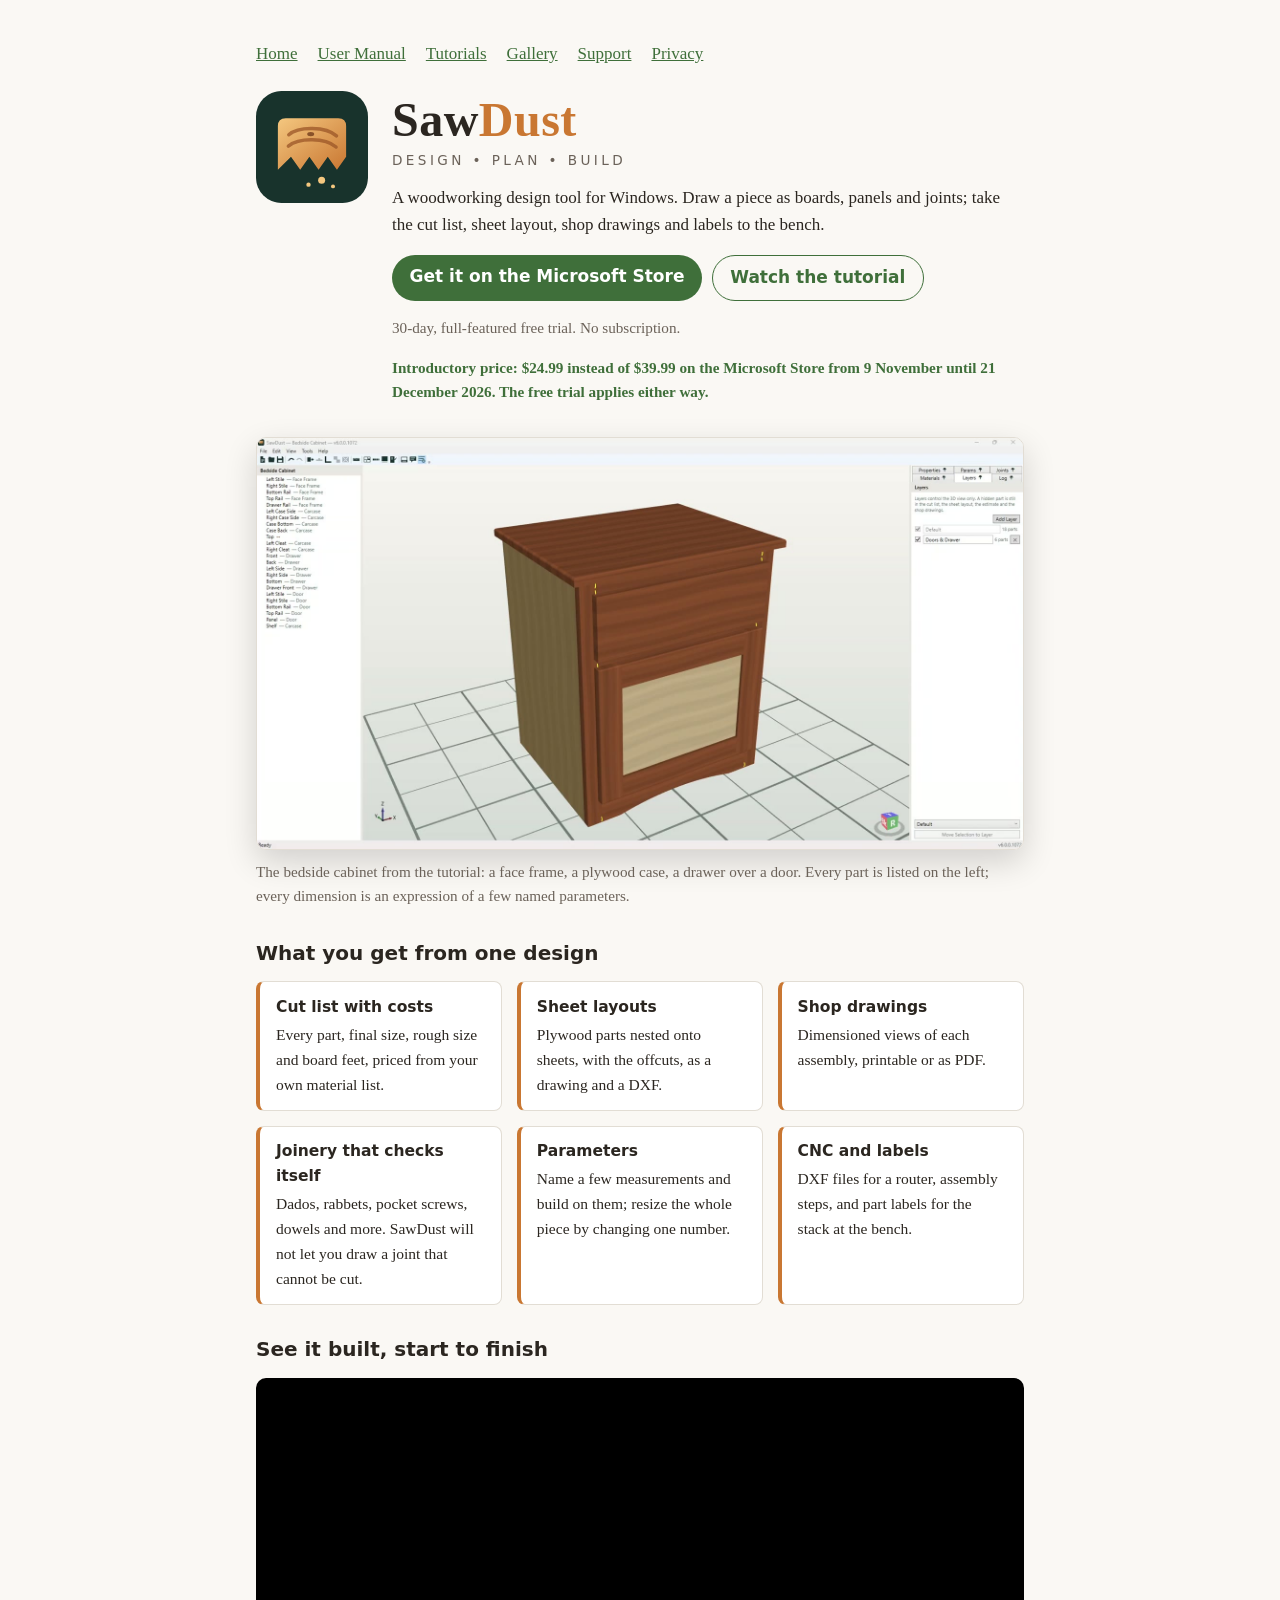
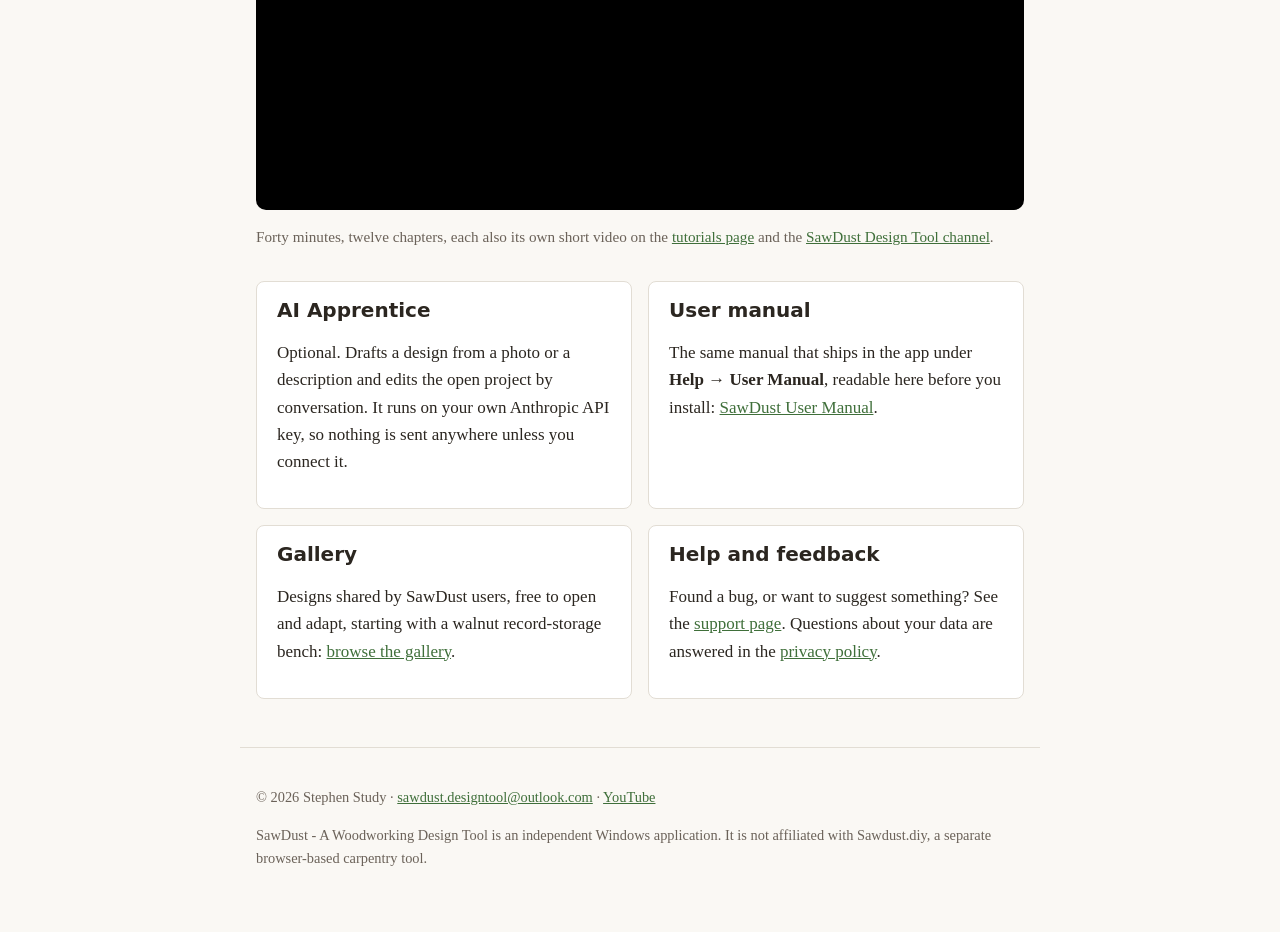
<file: index.html>
<!DOCTYPE html>
<html lang="en">
<head>
<meta charset="utf-8">
<meta name="viewport" content="width=device-width, initial-scale=1">
<title>SawDust — A Woodworking Design Tool</title>
<meta name="description" content="SawDust is a Windows app for designing furniture and shop projects: parametric parts and joinery, cut lists, sheet layouts and shop drawings.">
<link rel="stylesheet" href="style.css">
<link rel="icon" href="assets/icon.svg" type="image/svg+xml">
</head>
<body>
<header>
  <nav><a href="index.html">Home</a><a href="manual.html">User Manual</a><a href="tutorials.html">Tutorials</a><a href="gallery.html">Gallery</a><a href="support.html">Support</a><a href="privacy.html">Privacy</a></nav>
  <div class="hero">
    <img class="hero-icon" src="assets/icon.svg" alt="" width="112" height="112">
    <div>
      <h1 class="wordmark">Saw<span>Dust</span></h1>
      <p class="motto">Design &bull; Plan &bull; Build</p>
      <p class="tagline">A woodworking design tool for Windows. Draw a piece as boards, panels and joints; take the cut list, sheet layout, shop drawings and labels to the bench.</p>
      <p class="actions"><a class="btn" href="https://apps.microsoft.com/detail/9PBK1LRK9DVN">Get it on the Microsoft Store</a> <a class="btn btn-quiet" href="tutorials.html">Watch the tutorial</a></p>
      <p class="meta">30-day, full-featured free trial. No subscription.</p>
      <p class="sale">Introductory price: $24.99 instead of $39.99 on the Microsoft Store from 9 November until 21 December 2026. The free trial applies either way.</p>
    </div>
  </div>
</header>
<main>
  <figure class="shot">
    <img src="assets/screenshot-bedside-cabinet.jpg" alt="SawDust showing a cherry bedside cabinet in the 3D viewport, with the parts tree on the left and the layers panel on the right" width="1600" height="860" loading="lazy">
    <figcaption>The bedside cabinet from the tutorial: a face frame, a plywood case, a drawer over a door. Every part is listed on the left; every dimension is an expression of a few named parameters.</figcaption>
  </figure>

  <h2>What you get from one design</h2>
  <ul class="features">
    <li><strong>Cut list with costs</strong> Every part, final size, rough size and board feet, priced from your own material list.</li>
    <li><strong>Sheet layouts</strong> Plywood parts nested onto sheets, with the offcuts, as a drawing and a DXF.</li>
    <li><strong>Shop drawings</strong> Dimensioned views of each assembly, printable or as PDF.</li>
    <li><strong>Joinery that checks itself</strong> Dados, rabbets, pocket screws, dowels and more. SawDust will not let you draw a joint that cannot be cut.</li>
    <li><strong>Parameters</strong> Name a few measurements and build on them; resize the whole piece by changing one number.</li>
    <li><strong>CNC and labels</strong> DXF files for a router, assembly steps, and part labels for the stack at the bench.</li>
  </ul>

  <h2>See it built, start to finish</h2>
  <div class="video">
    <iframe src="https://www.youtube-nocookie.com/embed/JTjeShynbxM" title="SawDust tutorial: design a bedside cabinet from scratch" allow="accelerometer; clipboard-write; encrypted-media; gyroscope; picture-in-picture; web-share" allowfullscreen loading="lazy"></iframe>
  </div>
  <p class="meta">Forty minutes, twelve chapters, each also its own short video on the <a href="tutorials.html">tutorials page</a> and the <a href="https://www.youtube.com/@SawDustDesignTool">SawDust Design Tool channel</a>.</p>

  <div class="cards">
    <div class="card">
      <h2>AI Apprentice</h2>
      <p>Optional. Drafts a design from a photo or a description and edits the open project by conversation. It runs on your own Anthropic API key, so nothing is sent anywhere unless you connect it.</p>
    </div>
    <div class="card">
      <h2>User manual</h2>
      <p>The same manual that ships in the app under <strong>Help &rarr; User Manual</strong>, readable here before you install: <a href="manual.html">SawDust User Manual</a>.</p>
    </div>
    <div class="card">
      <h2>Gallery</h2>
      <p>Designs shared by SawDust users, free to open and adapt, starting with a walnut record-storage bench: <a href="gallery.html">browse the gallery</a>.</p>
    </div>
    <div class="card">
      <h2>Help and feedback</h2>
      <p>Found a bug, or want to suggest something? See the <a href="support.html">support page</a>. Questions about your data are answered in the <a href="privacy.html">privacy policy</a>.</p>
    </div>
  </div>
</main>
<footer>
  <p>&copy; 2026 Stephen Study &middot; <a href="mailto:sawdust.designtool@outlook.com">sawdust.designtool@outlook.com</a> &middot; <a href="https://www.youtube.com/@SawDustDesignTool">YouTube</a></p>
  <p>SawDust - A Woodworking Design Tool is an independent Windows application. It is not affiliated with Sawdust.diy, a separate browser-based carpentry tool.</p>
</footer>
</body>
</html>
</file>
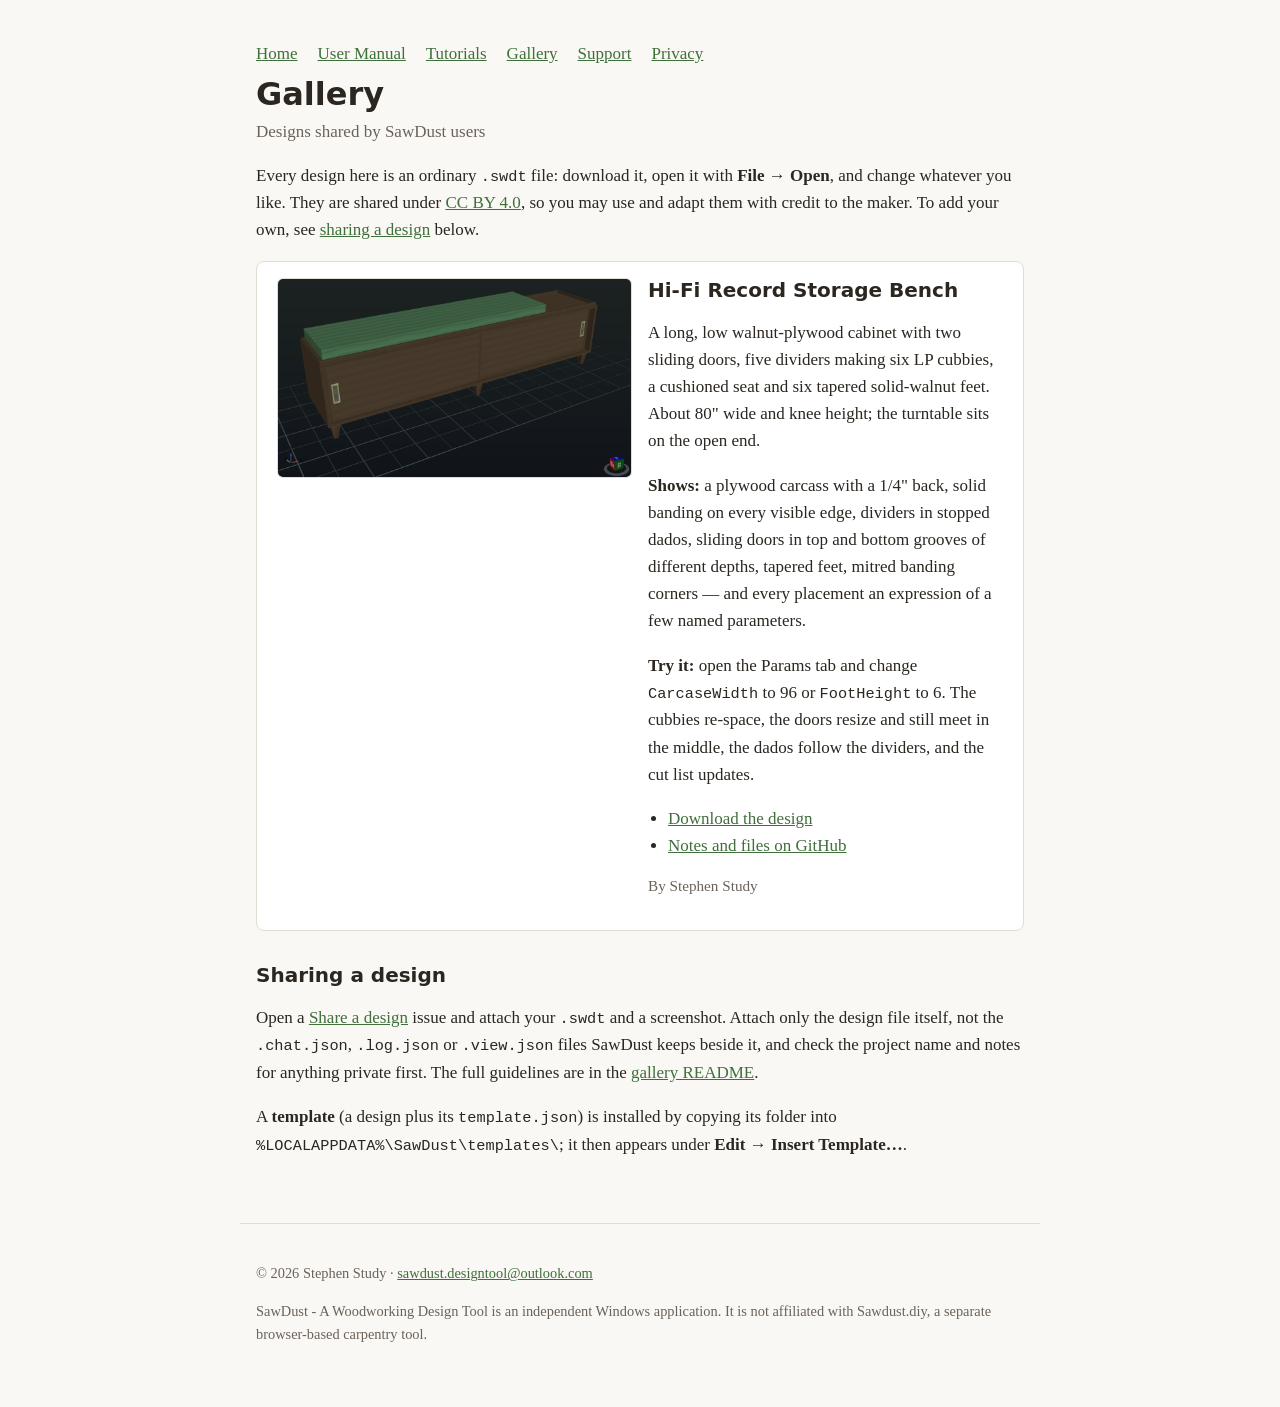
<file: gallery.html>
<!DOCTYPE html>
<html lang="en">
<head>
<meta charset="utf-8">
<meta name="viewport" content="width=device-width, initial-scale=1">
<title>SawDust — Gallery</title>
<meta name="description" content="Designs and templates shared by SawDust users, free to open, study and adapt.">
<link rel="stylesheet" href="style.css">
<link rel="icon" href="assets/icon.svg" type="image/svg+xml">
<style>
  .design { display: grid; grid-template-columns: 1fr; gap: 1rem; }
  .design img { width: 100%; height: auto; border-radius: 6px; border: 1px solid var(--rule); }
  .design h2 { margin-top: 0; }
  .design ul { margin: 0.5rem 0; }
  @media (min-width: 600px) { .design { grid-template-columns: 1fr 1fr; align-items: start; } }
</style>
</head>
<body>
<header>
  <nav><a href="index.html">Home</a><a href="manual.html">User Manual</a><a href="tutorials.html">Tutorials</a><a href="gallery.html">Gallery</a><a href="support.html">Support</a><a href="privacy.html">Privacy</a></nav>
  <h1>Gallery</h1>
  <p class="tagline">Designs shared by SawDust users</p>
</header>
<main>
  <p>Every design here is an ordinary <code>.swdt</code> file: download it, open it with <strong>File &rarr; Open</strong>, and change whatever you like. They are shared under <a href="https://creativecommons.org/licenses/by/4.0/">CC BY 4.0</a>, so you may use and adapt them with credit to the maker. To add your own, see <a href="#share">sharing a design</a> below.</p>

  <div class="card design">
    <img src="gallery/hifi-record-storage-bench/bench.png" alt="A long, low walnut cabinet with two sliding doors, a green cushion on top and tapered feet, shown in SawDust's viewport">
    <div>
      <h2>Hi-Fi Record Storage Bench</h2>
      <p>A long, low walnut-plywood cabinet with two sliding doors, five dividers making six LP cubbies, a cushioned seat and six tapered solid-walnut feet. About 80" wide and knee height; the turntable sits on the open end.</p>
      <p><strong>Shows:</strong> a plywood carcass with a 1/4" back, solid banding on every visible edge, dividers in stopped dados, sliding doors in top and bottom grooves of different depths, tapered feet, mitred banding corners &mdash; and every placement an expression of a few named parameters.</p>
      <p><strong>Try it:</strong> open the Params tab and change <code>CarcaseWidth</code> to 96 or <code>FootHeight</code> to 6. The cubbies re-space, the doors resize and still meet in the middle, the dados follow the dividers, and the cut list updates.</p>
      <ul>
        <li><a href="gallery/hifi-record-storage-bench/hifi-record-storage-bench.swdt" download>Download the design</a></li>
        <li><a href="https://github.com/sstudy/sawdust-designtool/tree/main/gallery/hifi-record-storage-bench">Notes and files on GitHub</a></li>
      </ul>
      <p class="meta">By Stephen Study</p>
    </div>
  </div>

  <h2 id="share">Sharing a design</h2>
  <p>Open a <a href="https://github.com/sstudy/sawdust-designtool/issues/new/choose">Share a design</a> issue and attach your <code>.swdt</code> and a screenshot. Attach only the design file itself, not the <code>.chat.json</code>, <code>.log.json</code> or <code>.view.json</code> files SawDust keeps beside it, and check the project name and notes for anything private first. The full guidelines are in the <a href="https://github.com/sstudy/sawdust-designtool/blob/main/gallery/README.md">gallery README</a>.</p>
  <p>A <strong>template</strong> (a design plus its <code>template.json</code>) is installed by copying its folder into <code>%LOCALAPPDATA%\SawDust\templates\</code>; it then appears under <strong>Edit &rarr; Insert Template&hellip;</strong>.</p>
</main>
<footer>
  <p>&copy; 2026 Stephen Study &middot; <a href="mailto:sawdust.designtool@outlook.com">sawdust.designtool@outlook.com</a></p>
  <p>SawDust - A Woodworking Design Tool is an independent Windows application. It is not affiliated with Sawdust.diy, a separate browser-based carpentry tool.</p>
</footer>
</body>
</html>
</file>
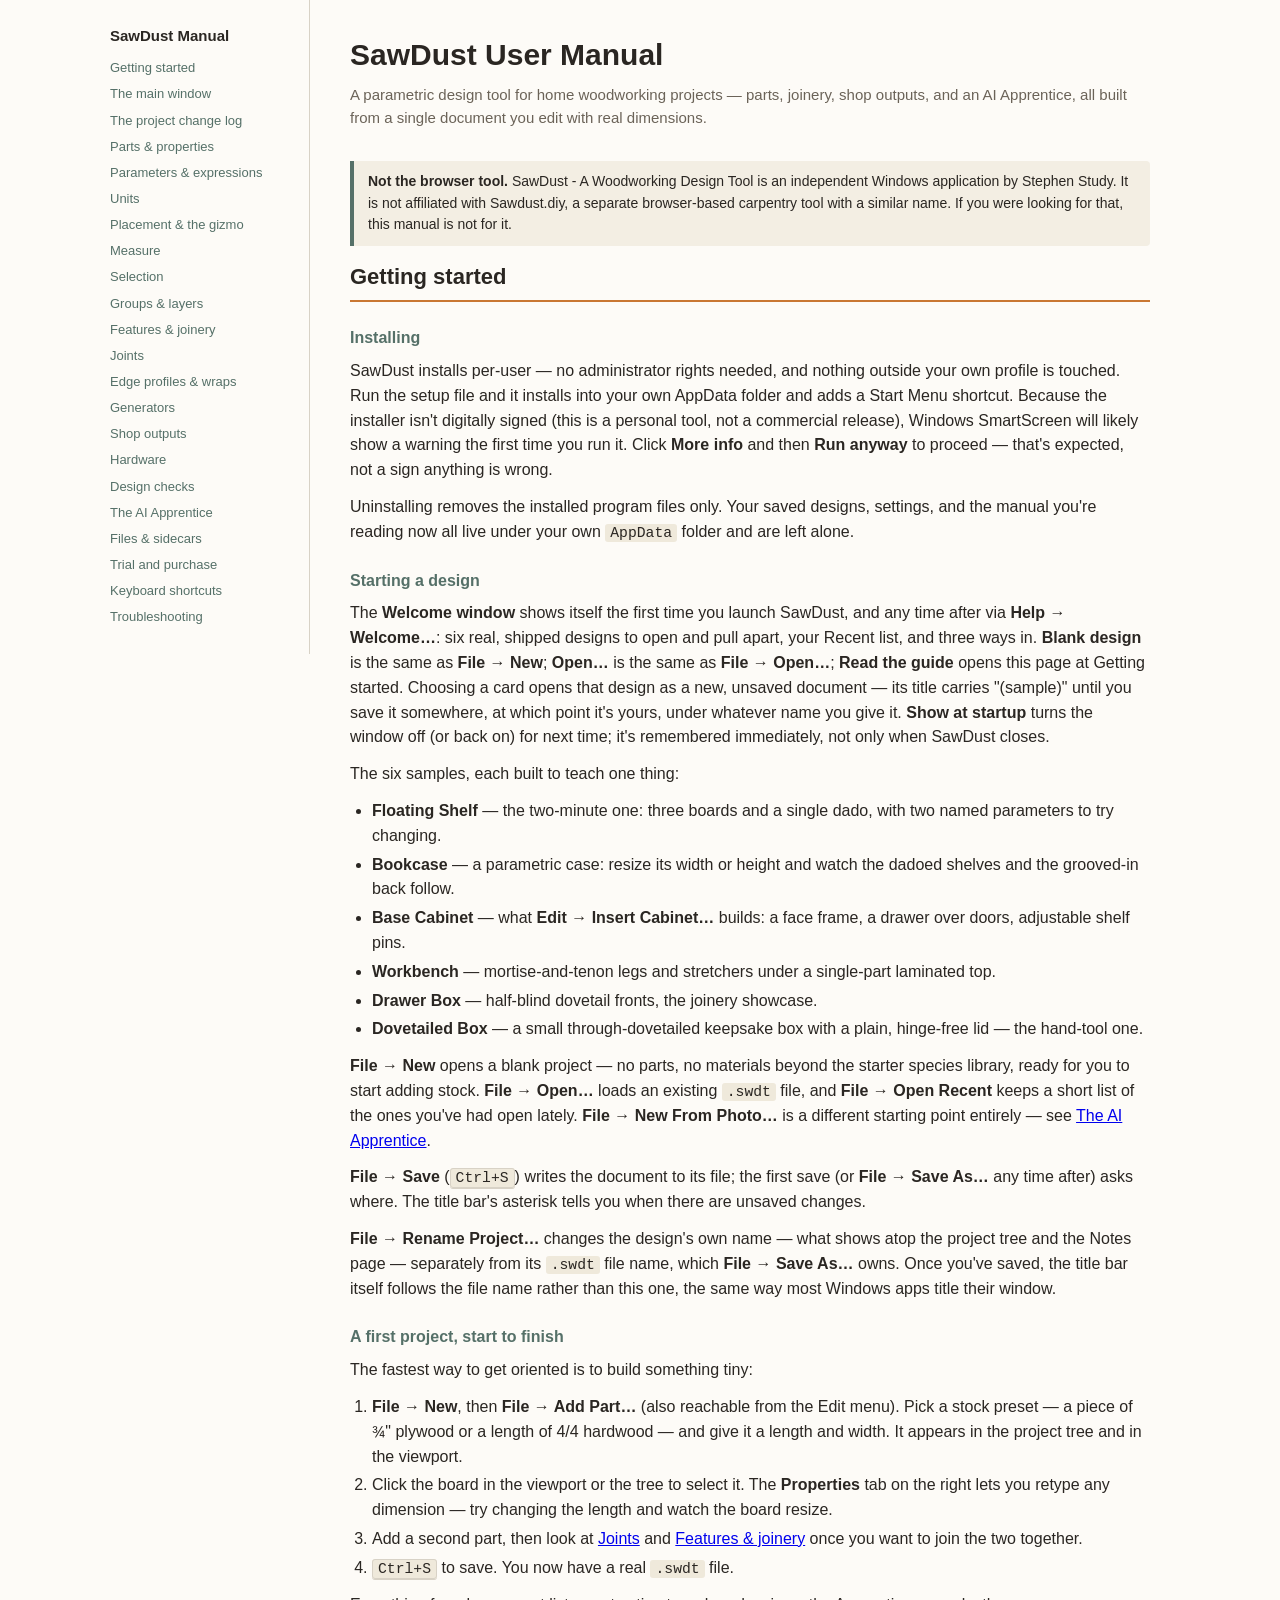
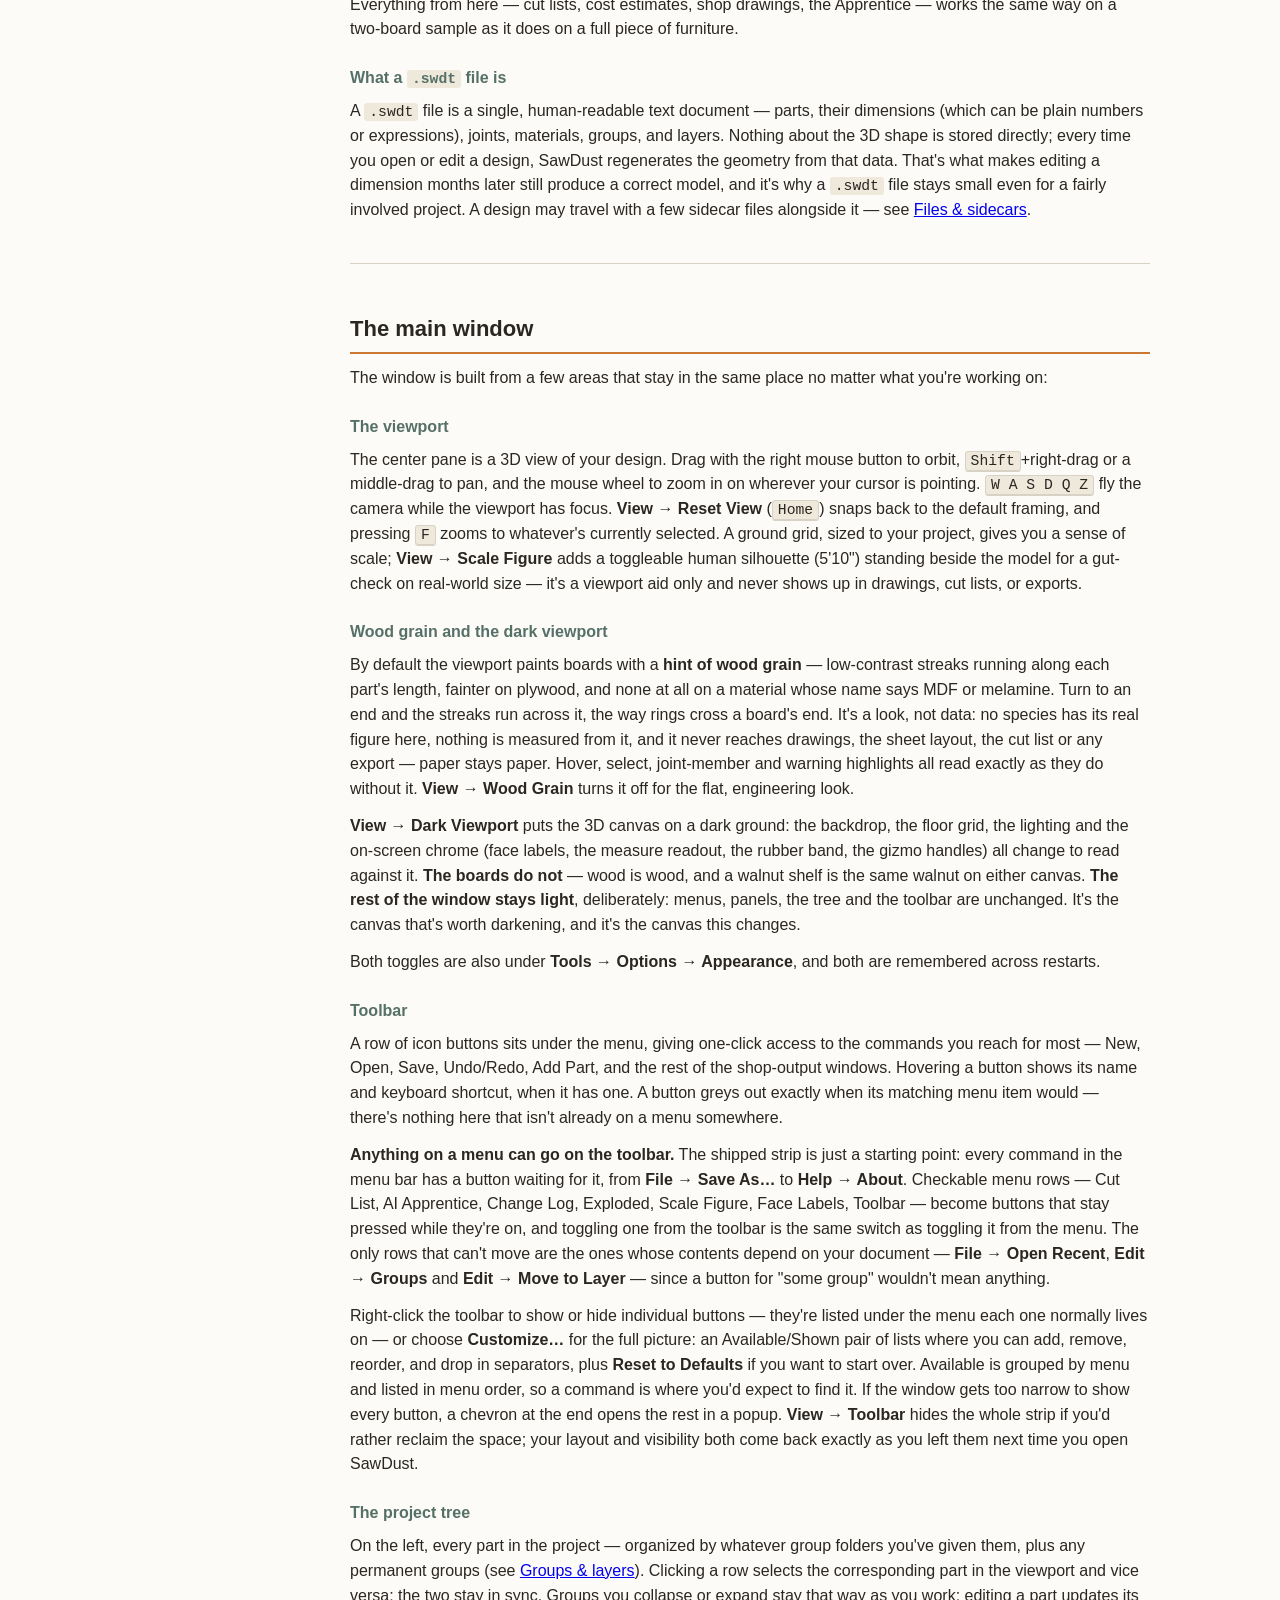
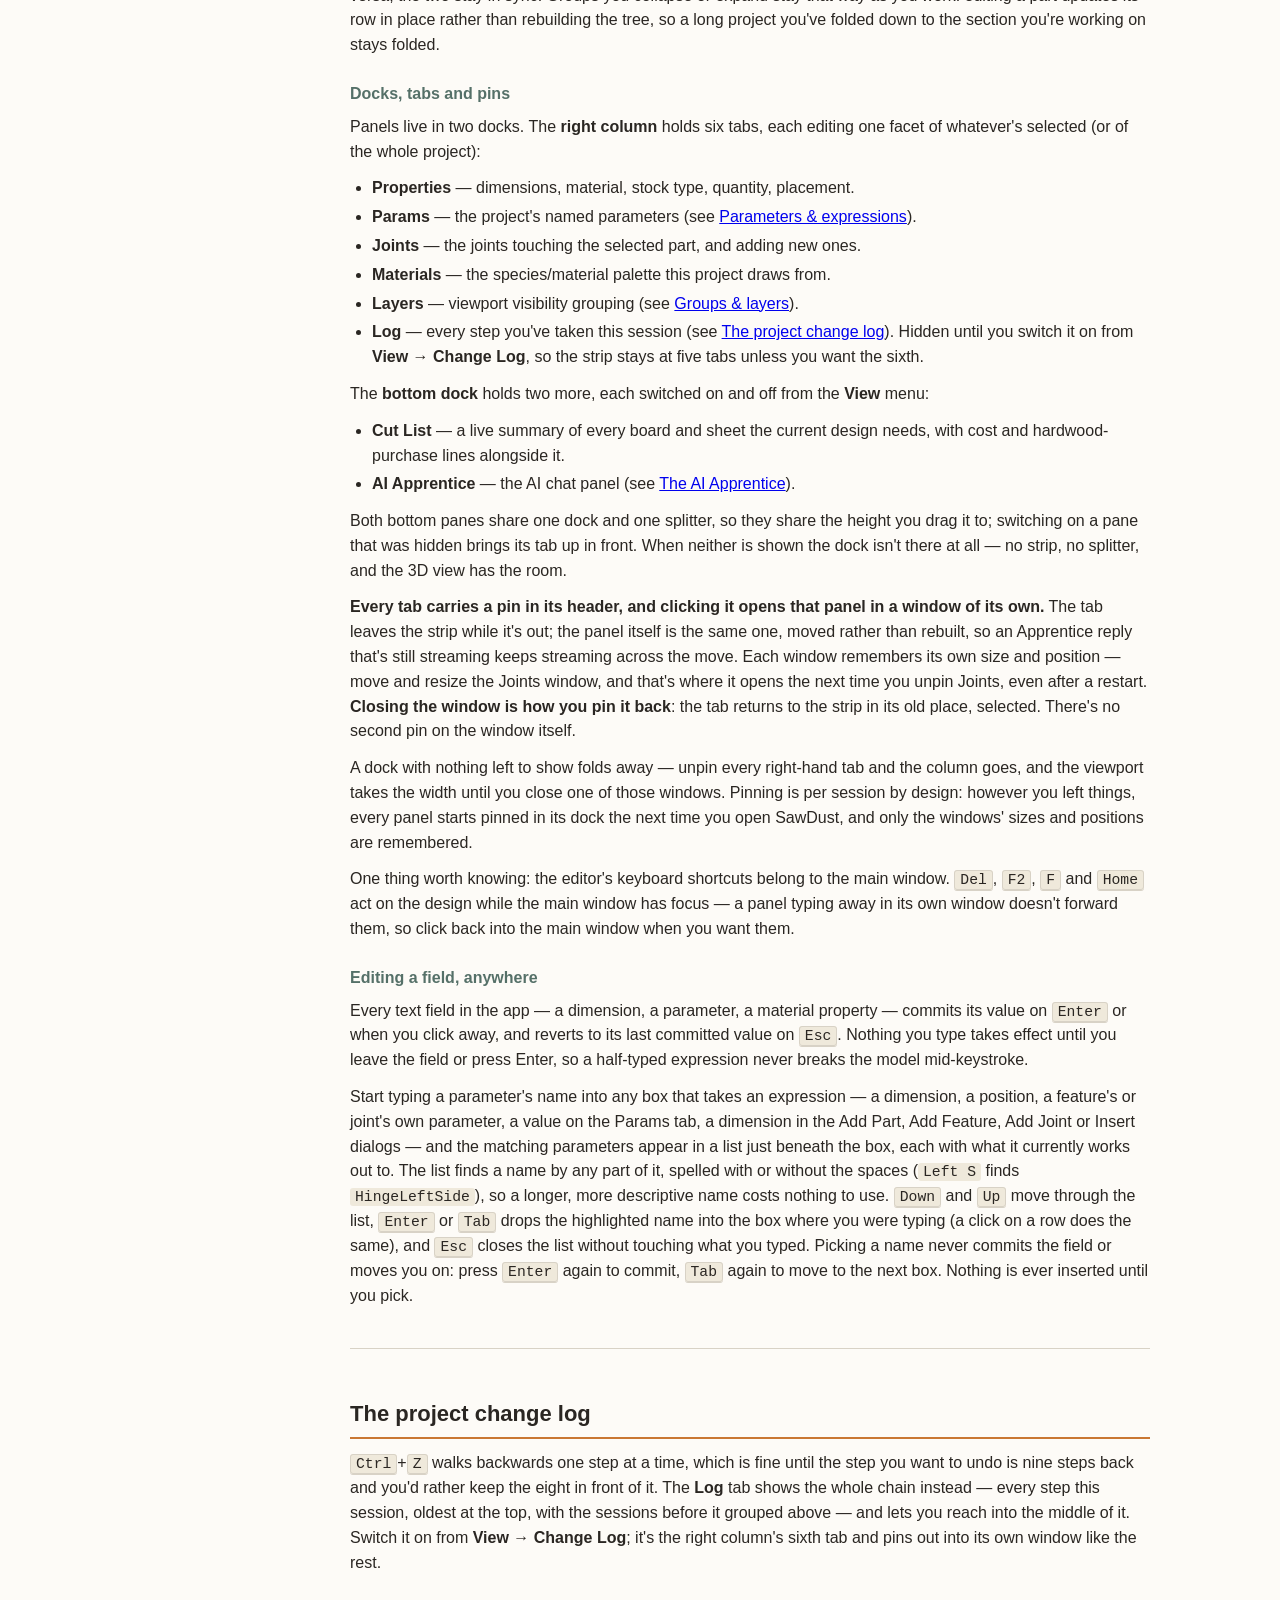
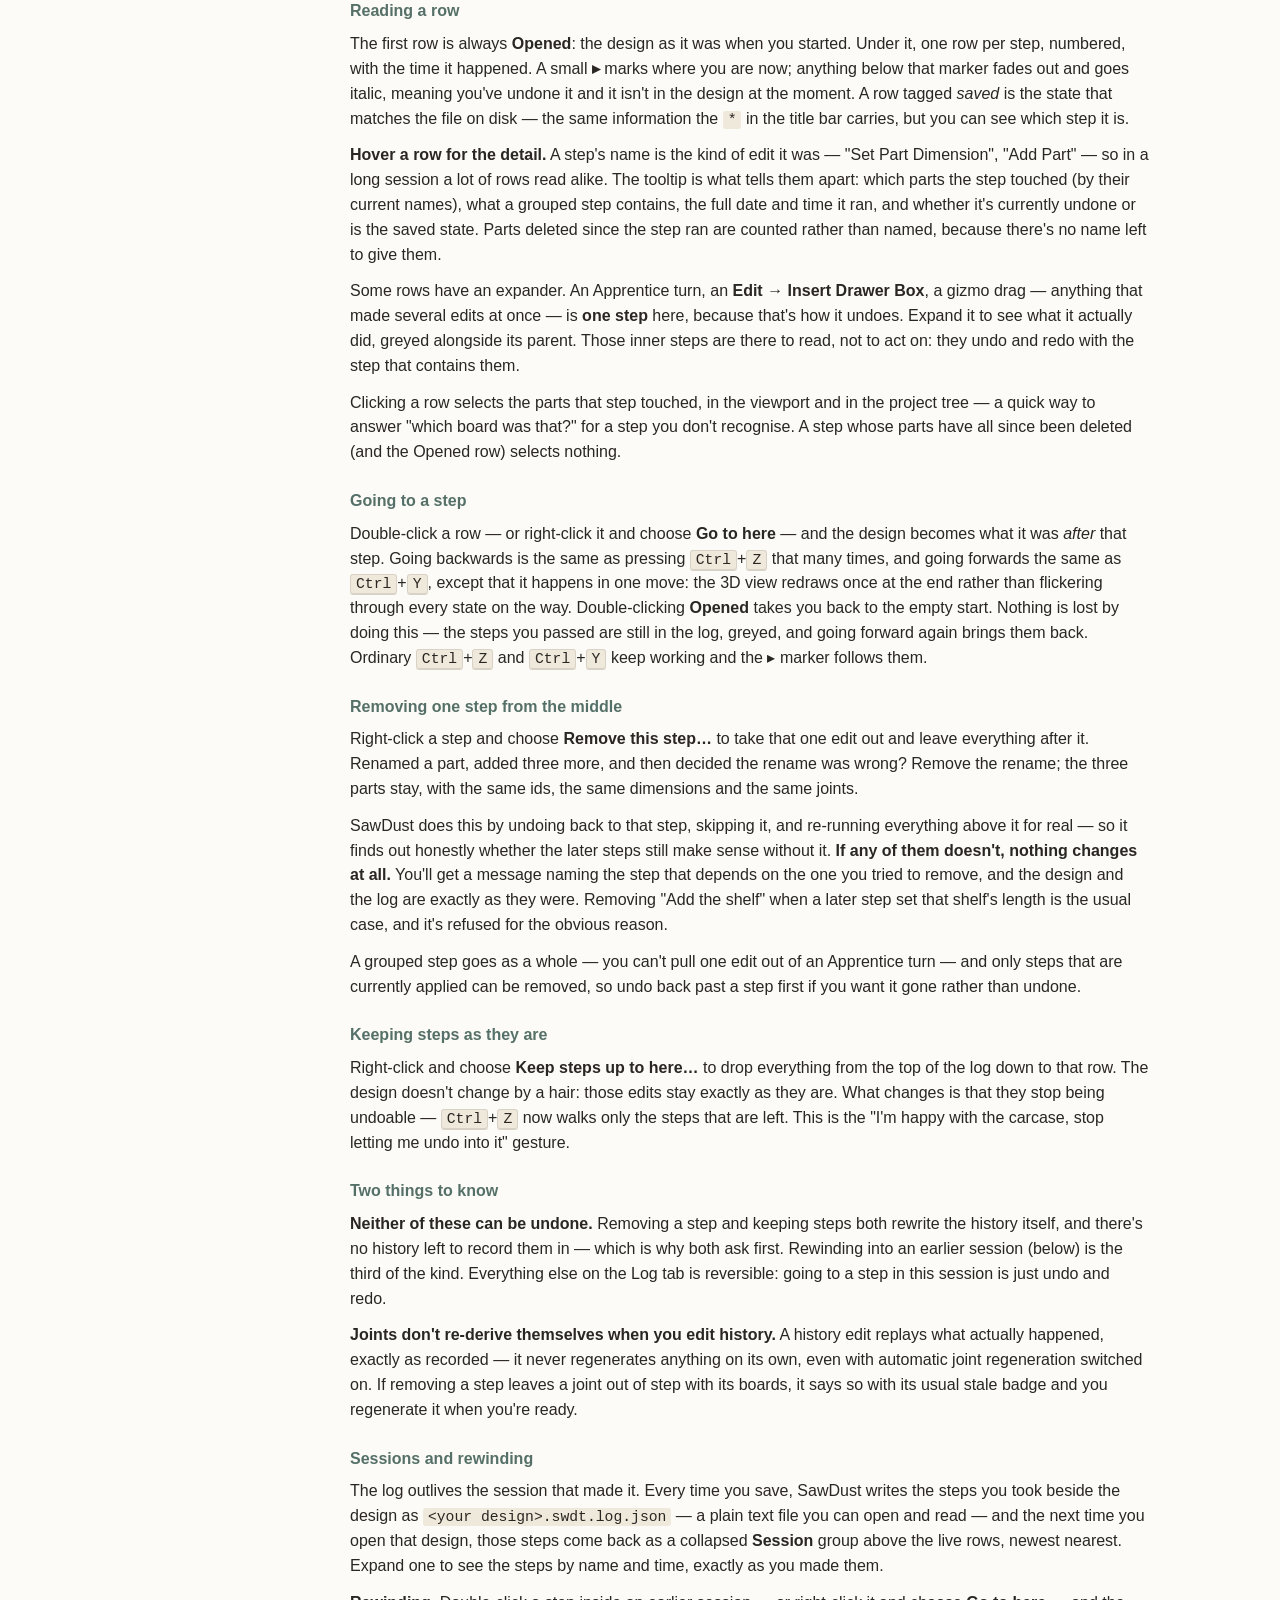
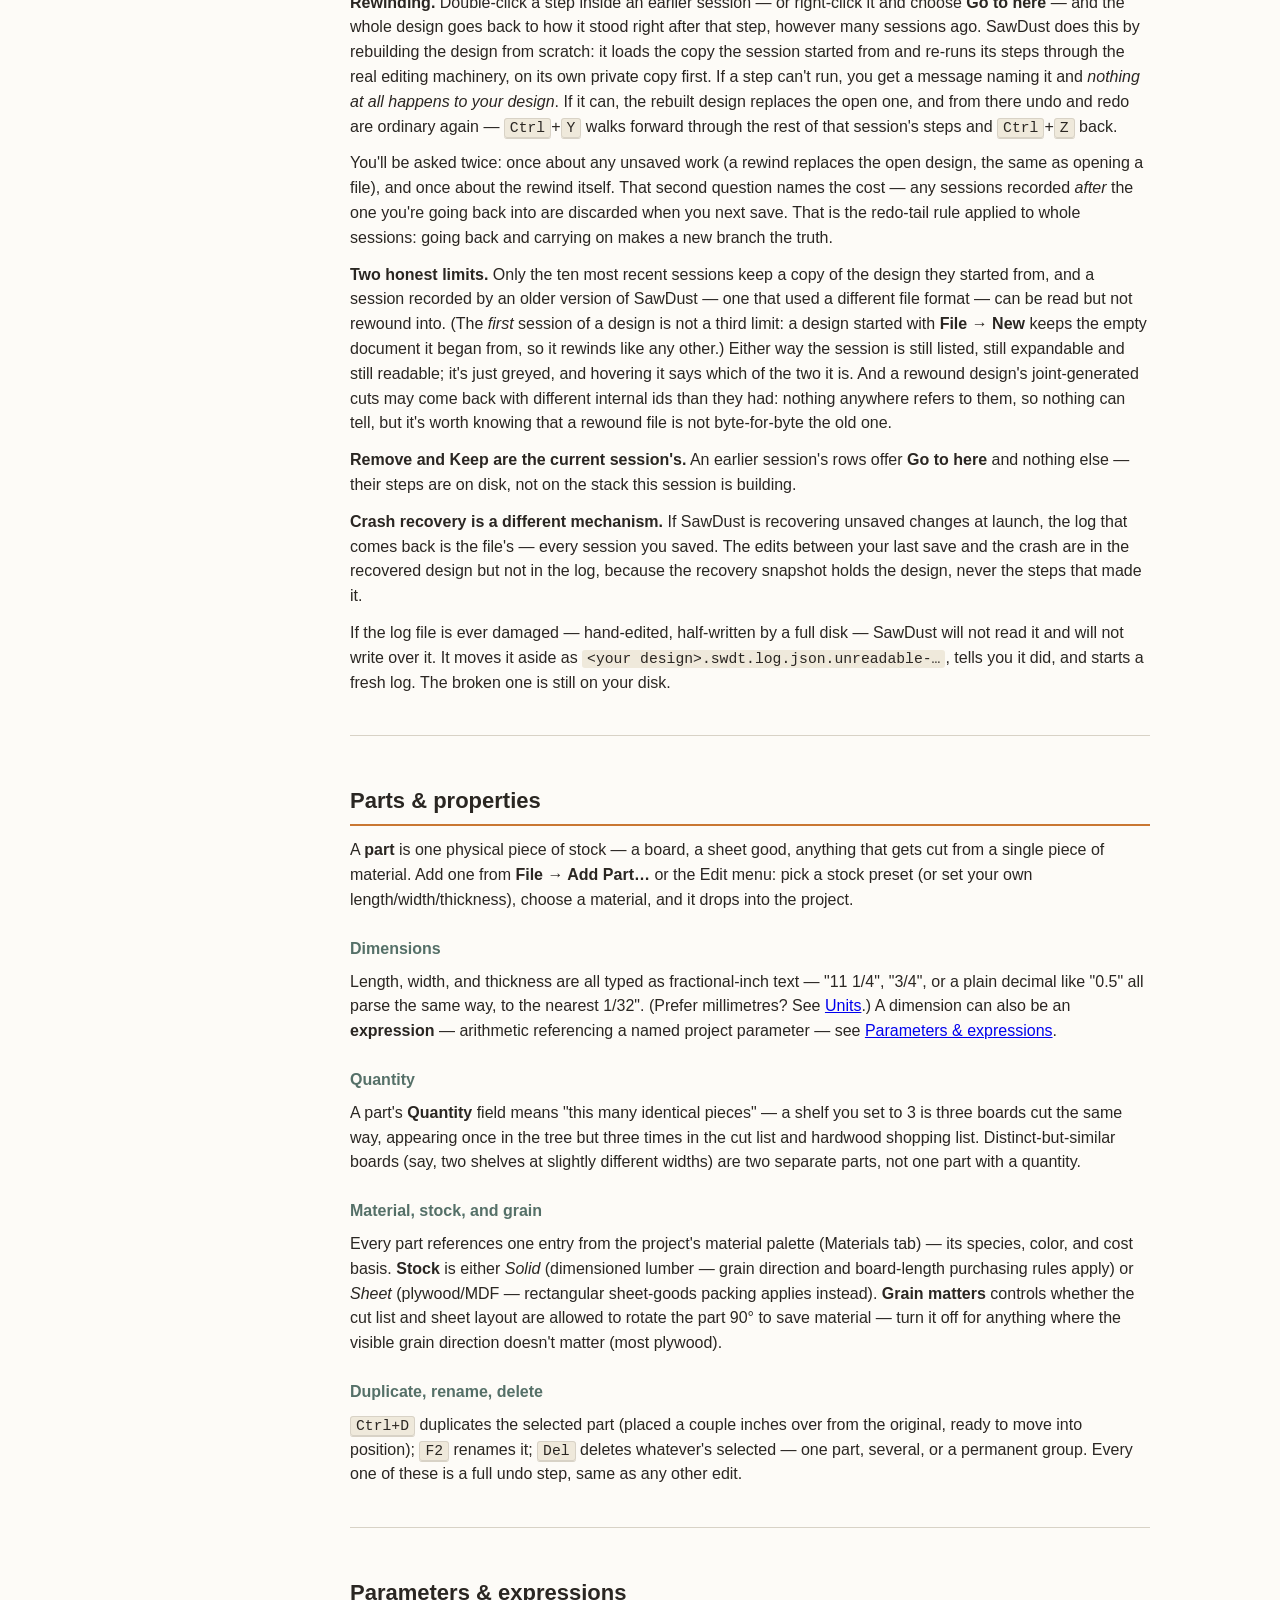
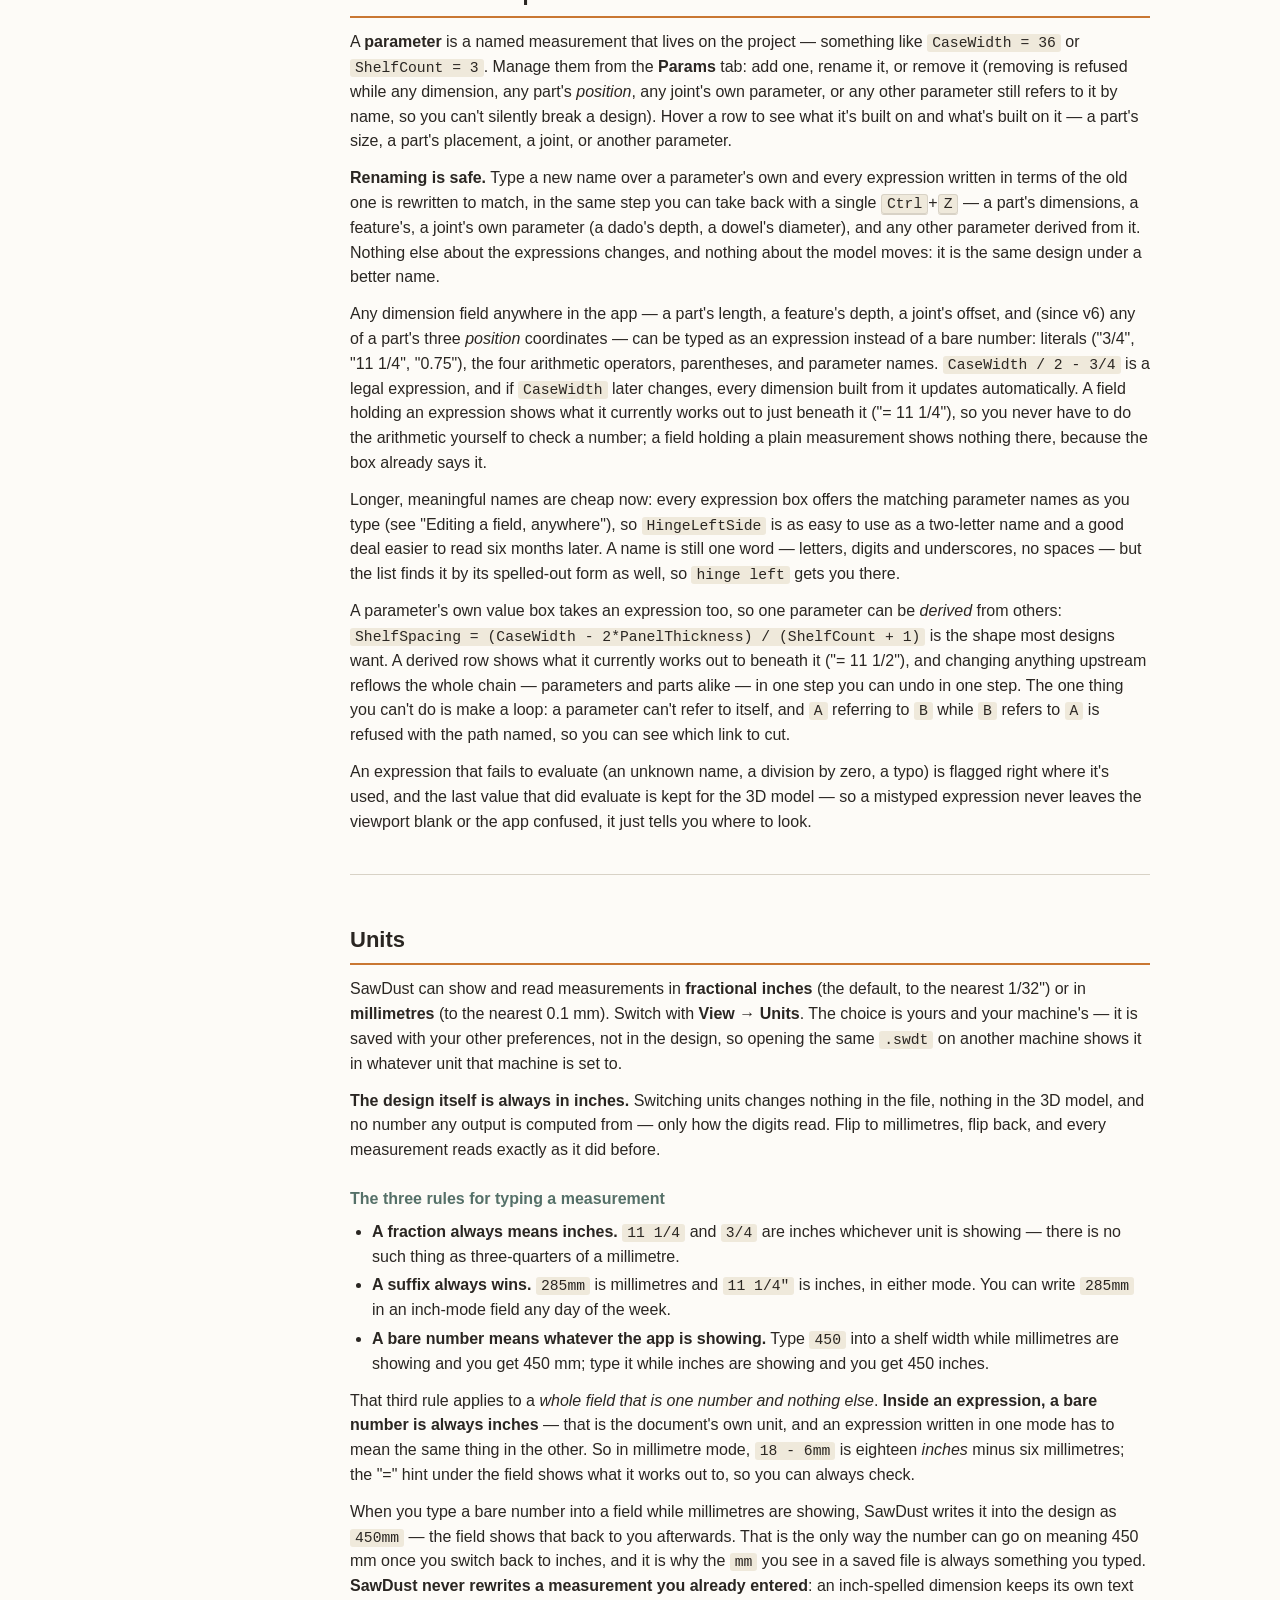
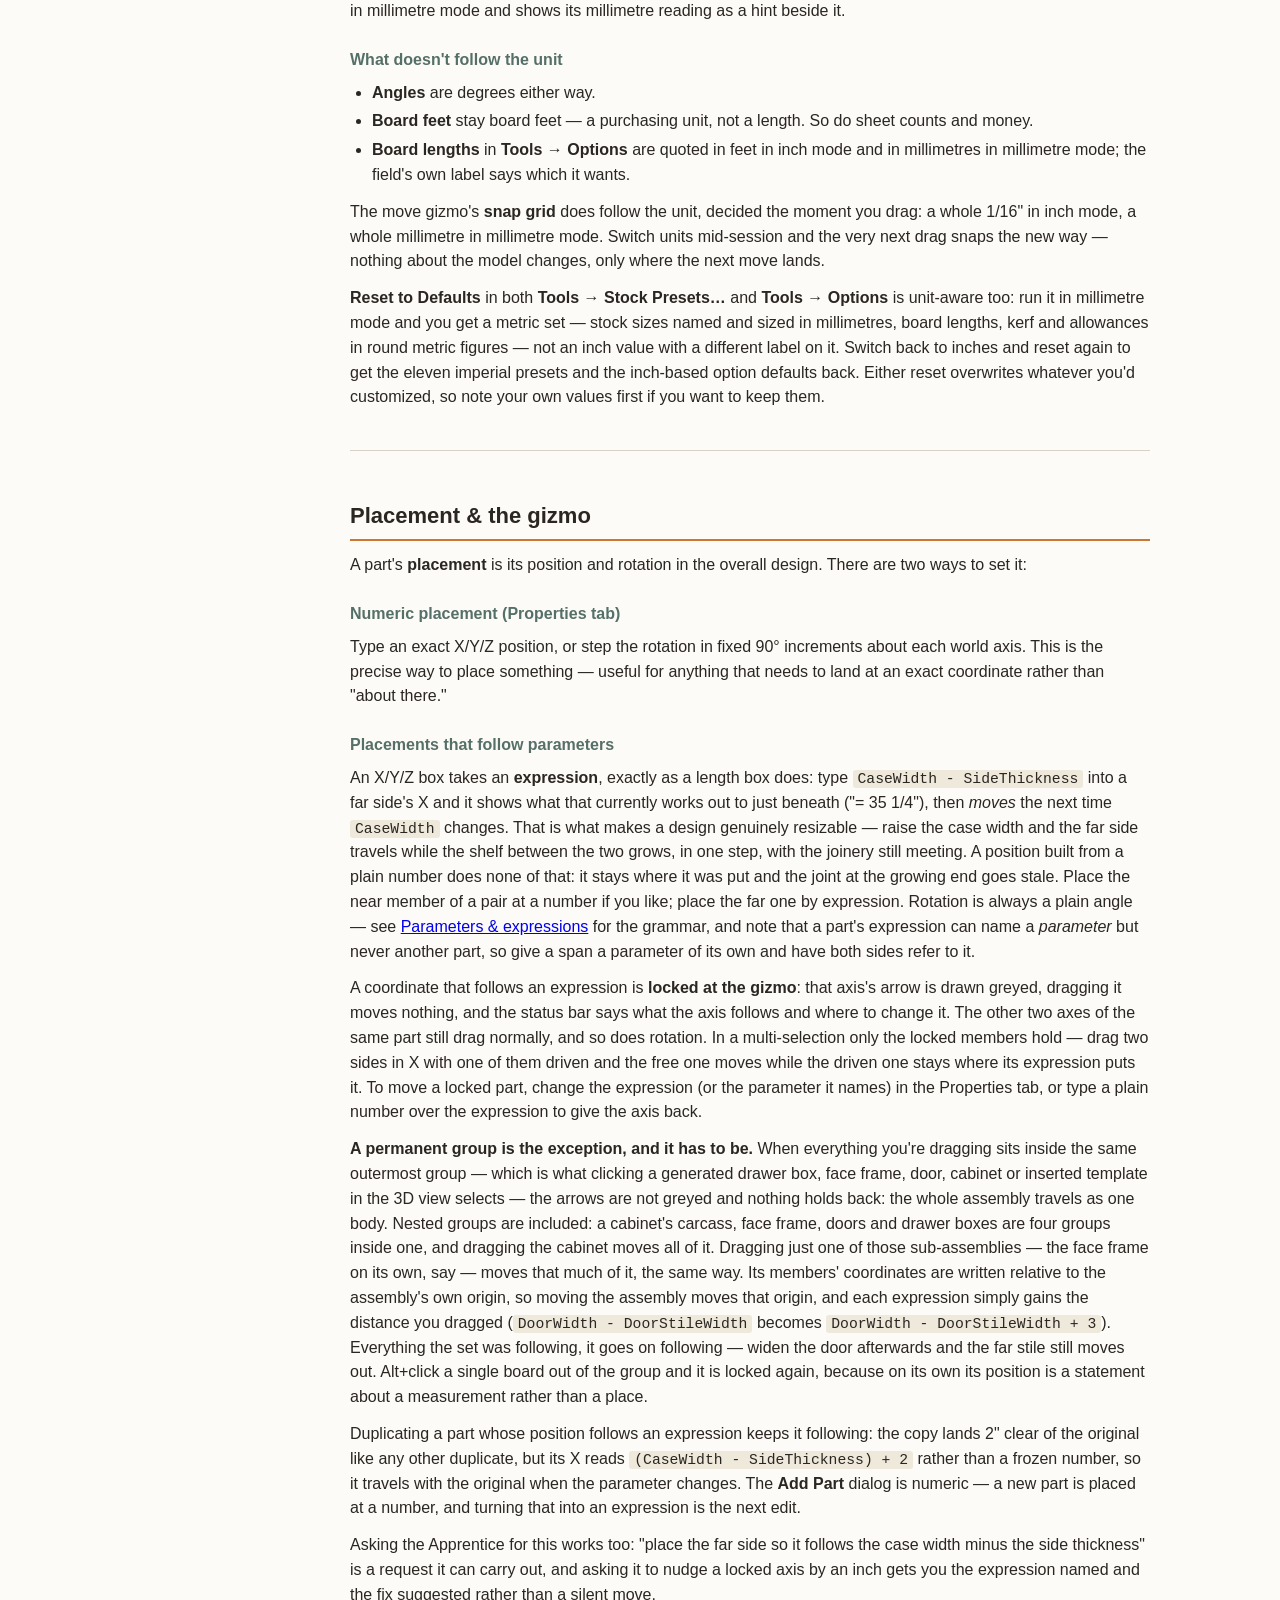
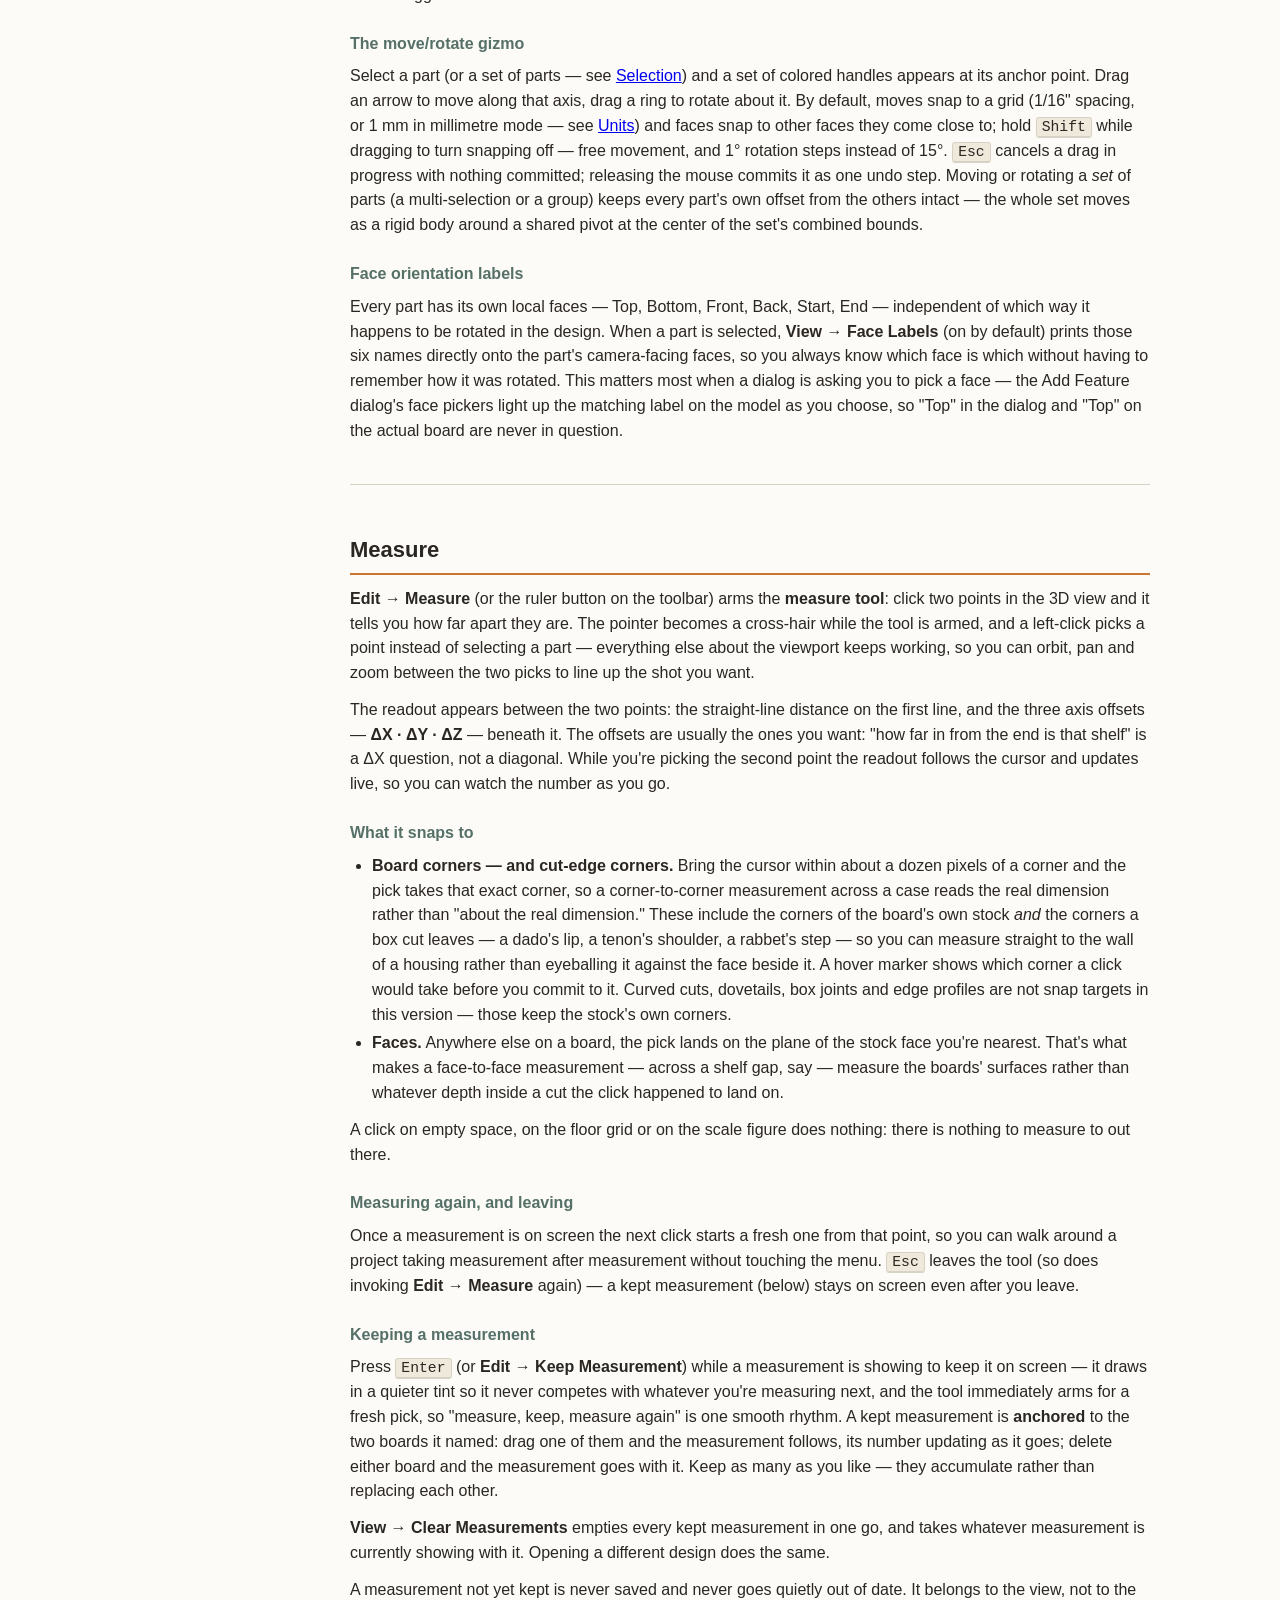
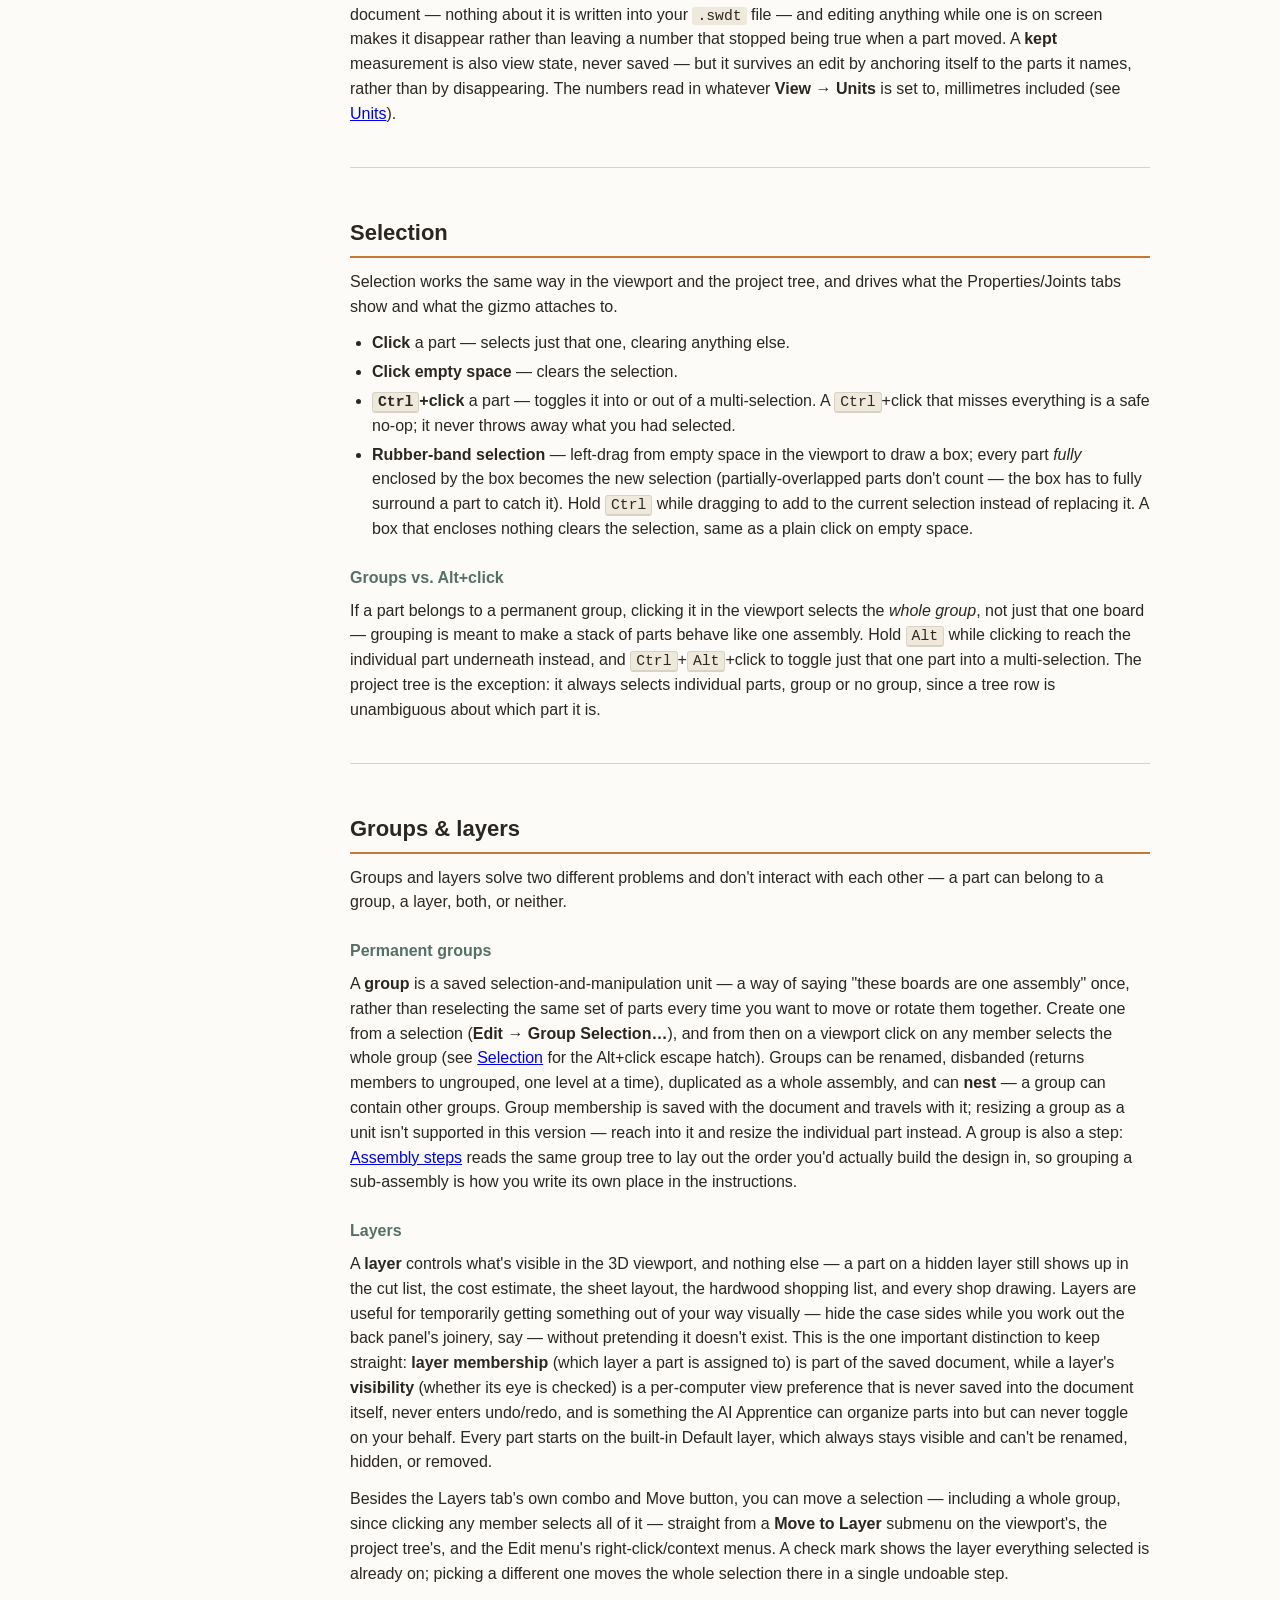
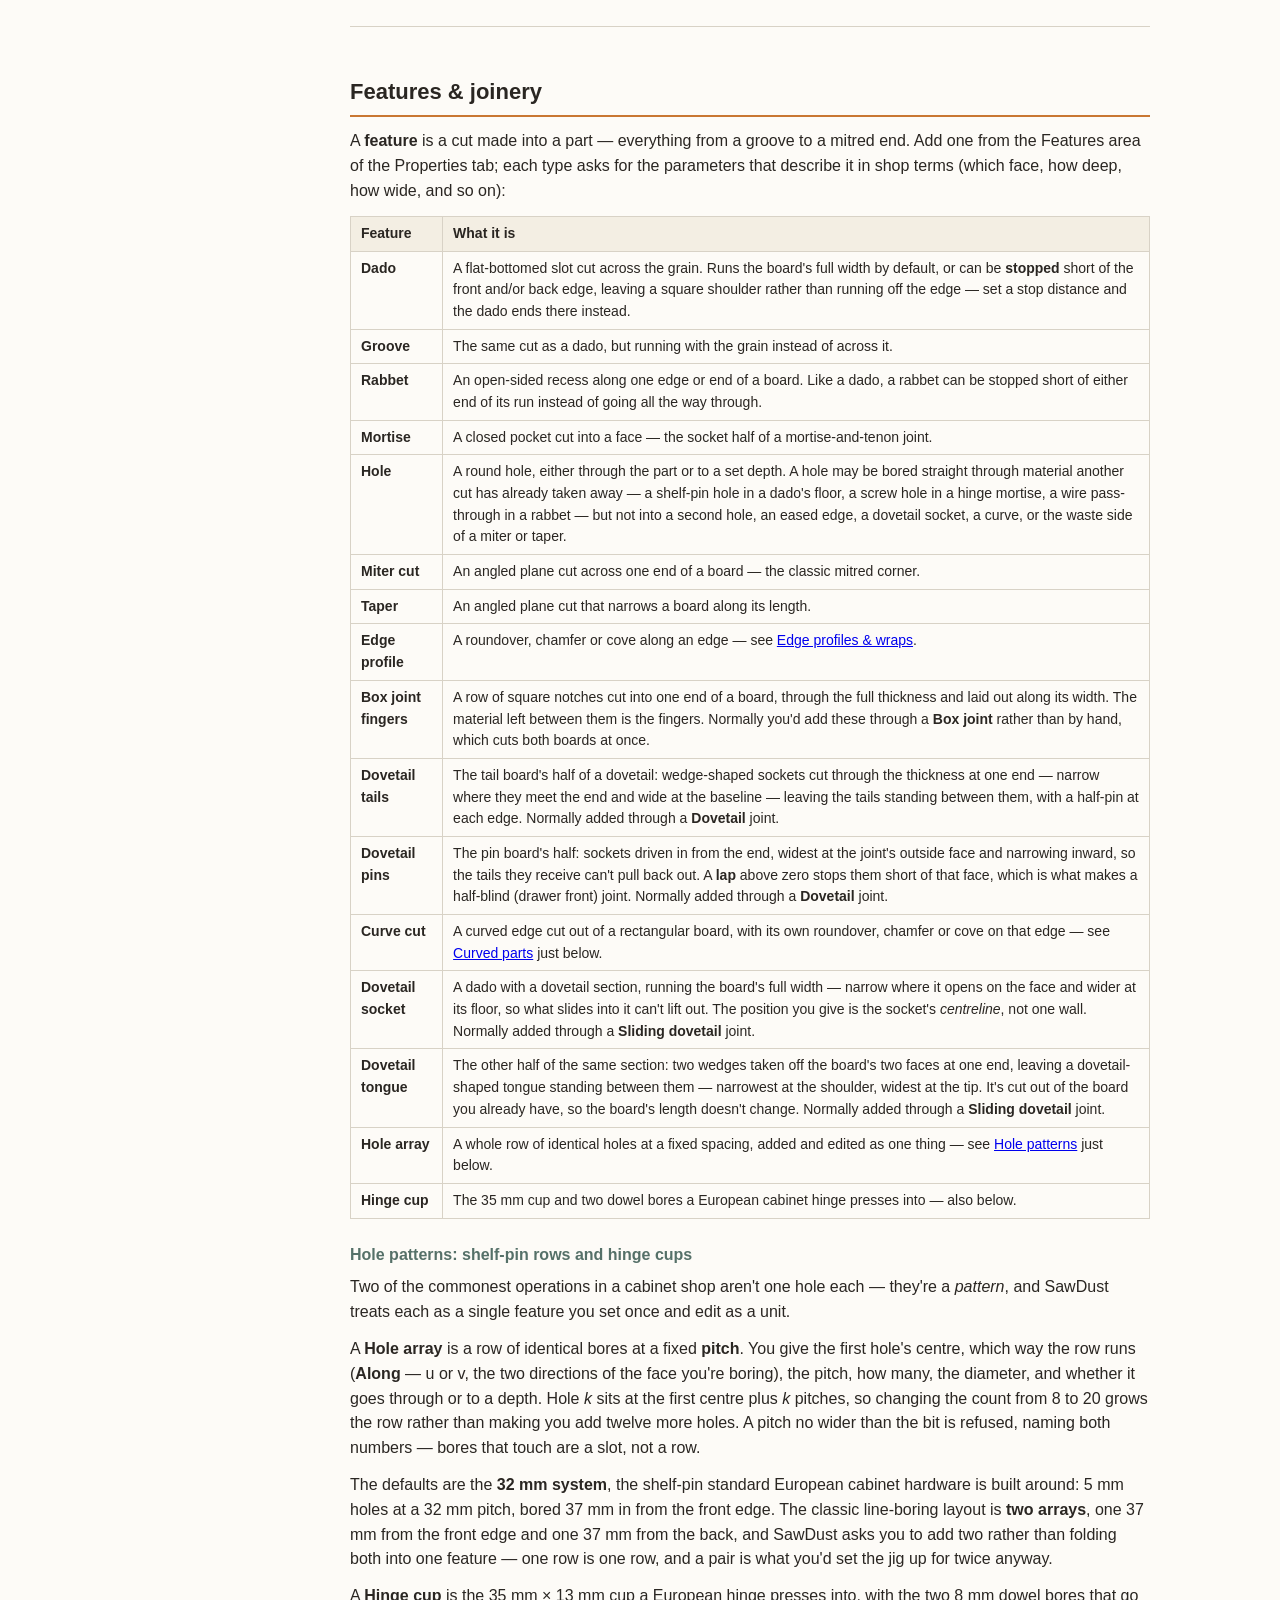
<file: manual.html>
<!doctype html>
<html lang="en">
<head>
<meta charset="utf-8">
<title>SawDust User Manual</title>
<link rel="icon" href="assets/icon.svg" type="image/svg+xml">
<style>
  :root {
    --ink: #2a2622;
    --muted: #6b6358;
    --paper: #fdfbf7;
    --panel: #f3eee3;
    --line: #d8d2c6;
    --accent: #557068;
    --wood: #c97732;
    --code-bg: #efe9db;
    --warn: #8a3b2a;
  }
  * { box-sizing: border-box; }
  html { scroll-behavior: smooth; }
  body {
    margin: 0;
    font-family: "Segoe UI", -apple-system, "Helvetica Neue", Arial, sans-serif;
    color: var(--ink);
    background: var(--paper);
    line-height: 1.55;
  }
  .layout { display: flex; align-items: flex-start; max-width: 1100px; margin: 0 auto; }
  nav.toc {
    position: sticky;
    top: 0;
    flex: 0 0 220px;
    max-height: 100vh;
    overflow-y: auto;
    padding: 24px 12px 24px 20px;
    border-right: 1px solid var(--line);
    font-size: 13px;
  }
  nav.toc a { display: block; color: var(--accent); text-decoration: none; padding: 3px 0; }
  nav.toc a:hover { text-decoration: underline; }
  nav.toc .toc-title { font-weight: 600; color: var(--ink); margin-bottom: 8px; font-size: 15px; }
  main { flex: 1 1 auto; padding: 32px 40px 80px; min-width: 0; }
  h1 { font-size: 30px; margin: 0 0 4px; }
  .subtitle { color: var(--muted); margin: 0 0 32px; font-size: 15px; }
  h2 {
    font-size: 22px;
    margin: 48px 0 12px;
    padding-bottom: 6px;
    border-bottom: 2px solid var(--wood);
  }
  h2:first-of-type { margin-top: 0; }
  h3 { font-size: 16px; margin: 24px 0 8px; color: var(--accent); }
  p { margin: 0 0 12px; }
  ul, ol { margin: 0 0 12px; padding-left: 22px; }
  li { margin-bottom: 4px; }
  code, kbd {
    font-family: "Cascadia Code", Consolas, "Courier New", monospace;
    background: var(--code-bg);
    padding: 1px 5px;
    border-radius: 3px;
    font-size: 0.92em;
  }
  kbd { border: 1px solid var(--line); box-shadow: 0 1px 0 var(--line); }
  table { border-collapse: collapse; width: 100%; margin: 12px 0 20px; font-size: 14px; }
  th, td { border: 1px solid var(--line); padding: 6px 10px; text-align: left; vertical-align: top; }
  th { background: var(--panel); font-weight: 600; }
  .note {
    background: var(--panel);
    border-left: 4px solid var(--accent);
    padding: 10px 14px;
    margin: 14px 0;
    border-radius: 0 4px 4px 0;
    font-size: 14px;
  }
  .warn {
    background: #f6e9e4;
    border-left: 4px solid var(--warn);
    padding: 10px 14px;
    margin: 14px 0;
    border-radius: 0 4px 4px 0;
    font-size: 14px;
  }
  .menu-path { font-weight: 600; }
  hr.section-end { border: none; border-top: 1px solid var(--line); margin: 40px 0; }
  footer { color: var(--muted); font-size: 12px; margin-top: 60px; padding-top: 16px; border-top: 1px solid var(--line); }

  @media print {
    nav.toc { display: none; }
    .layout { display: block; max-width: none; }
    main { padding: 0; }
    a { color: inherit; text-decoration: none; }
    h2 { break-before: page; border-bottom-color: #999; }
    h2:first-of-type { break-before: avoid; }
    .note, .warn { border-left-color: #999; background: #f2f2f2; }
    body { background: #fff; }
  }
</style>
</head>
<body>
<div class="layout">

<nav class="toc">
  <div class="toc-title">SawDust Manual</div>
  <a href="#getting-started">Getting started</a>
  <a href="#main-window">The main window</a>
  <a href="#change-log">The project change log</a>
  <a href="#parts-properties">Parts &amp; properties</a>
  <a href="#parameters-expressions">Parameters &amp; expressions</a>
  <a href="#units">Units</a>
  <a href="#placement-gizmo">Placement &amp; the gizmo</a>
  <a href="#measure">Measure</a>
  <a href="#selection">Selection</a>
  <a href="#groups-layers">Groups &amp; layers</a>
  <a href="#features-joinery">Features &amp; joinery</a>
  <a href="#joints">Joints</a>
  <a href="#edge-profiles-wraps">Edge profiles &amp; wraps</a>
  <a href="#generators">Generators</a>
  <a href="#shop-outputs">Shop outputs</a>
  <a href="#hardware">Hardware</a>
  <a href="#design-checks">Design checks</a>
  <a href="#apprentice">The AI Apprentice</a>
  <a href="#files-sidecars">Files &amp; sidecars</a>
  <a href="#trial-purchase">Trial and purchase</a>
  <a href="#keyboard-shortcuts">Keyboard shortcuts</a>
  <a href="#troubleshooting">Troubleshooting</a>
</nav>

<main>
<h1>SawDust User Manual</h1>
<p class="subtitle">A parametric design tool for home woodworking projects — parts, joinery, shop outputs, and an AI Apprentice, all built from a single document you edit with real dimensions.</p>

<div class="note"><strong>Not the browser tool.</strong> SawDust - A Woodworking Design Tool is an independent Windows application by Stephen Study. It is not affiliated with Sawdust.diy, a separate browser-based carpentry tool with a similar name. If you were looking for that, this manual is not for it.</div>

<h2 id="getting-started">Getting started</h2>

<h3>Installing</h3>
<p>SawDust installs per-user — no administrator rights needed, and nothing outside your own profile is touched. Run the setup file and it installs into your own AppData folder and adds a Start Menu shortcut. Because the installer isn't digitally signed (this is a personal tool, not a commercial release), Windows SmartScreen will likely show a warning the first time you run it. Click <strong>More info</strong> and then <strong>Run anyway</strong> to proceed — that's expected, not a sign anything is wrong.</p>
<p>Uninstalling removes the installed program files only. Your saved designs, settings, and the manual you're reading now all live under your own <code>AppData</code> folder and are left alone.</p>

<h3>Starting a design</h3>
<p>The <strong>Welcome window</strong> shows itself the first time you launch SawDust, and any time after via <span class="menu-path">Help → Welcome…</span>: six real, shipped designs to open and pull apart, your Recent list, and three ways in. <strong>Blank design</strong> is the same as <span class="menu-path">File → New</span>; <strong>Open…</strong> is the same as <span class="menu-path">File → Open…</span>; <strong>Read the guide</strong> opens this page at Getting started. Choosing a card opens that design as a new, unsaved document — its title carries "(sample)" until you save it somewhere, at which point it's yours, under whatever name you give it. <strong>Show at startup</strong> turns the window off (or back on) for next time; it's remembered immediately, not only when SawDust closes.</p>
<p>The six samples, each built to teach one thing:</p>
<ul>
  <li><strong>Floating Shelf</strong> — the two-minute one: three boards and a single dado, with two named parameters to try changing.</li>
  <li><strong>Bookcase</strong> — a parametric case: resize its width or height and watch the dadoed shelves and the grooved-in back follow.</li>
  <li><strong>Base Cabinet</strong> — what <span class="menu-path">Edit → Insert Cabinet…</span> builds: a face frame, a drawer over doors, adjustable shelf pins.</li>
  <li><strong>Workbench</strong> — mortise-and-tenon legs and stretchers under a single-part laminated top.</li>
  <li><strong>Drawer Box</strong> — half-blind dovetail fronts, the joinery showcase.</li>
  <li><strong>Dovetailed Box</strong> — a small through-dovetailed keepsake box with a plain, hinge-free lid — the hand-tool one.</li>
</ul>
<p><span class="menu-path">File → New</span> opens a blank project — no parts, no materials beyond the starter species library, ready for you to start adding stock. <span class="menu-path">File → Open…</span> loads an existing <code>.swdt</code> file, and <span class="menu-path">File → Open Recent</span> keeps a short list of the ones you've had open lately. <span class="menu-path">File → New From Photo…</span> is a different starting point entirely — see <a href="#apprentice">The AI Apprentice</a>.</p>
<p><span class="menu-path">File → Save</span> (<kbd>Ctrl+S</kbd>) writes the document to its file; the first save (or <span class="menu-path">File → Save As…</span> any time after) asks where. The title bar's asterisk tells you when there are unsaved changes.</p>
<p><span class="menu-path">File → Rename Project…</span> changes the design's own name — what shows atop the project tree and the Notes page — separately from its <code>.swdt</code> file name, which <span class="menu-path">File → Save As…</span> owns. Once you've saved, the title bar itself follows the file name rather than this one, the same way most Windows apps title their window.</p>

<h3>A first project, start to finish</h3>
<p>The fastest way to get oriented is to build something tiny:</p>
<ol>
  <li><span class="menu-path">File → New</span>, then <span class="menu-path">File → Add Part…</span> (also reachable from the Edit menu). Pick a stock preset — a piece of ¾" plywood or a length of 4/4 hardwood — and give it a length and width. It appears in the project tree and in the viewport.</li>
  <li>Click the board in the viewport or the tree to select it. The <strong>Properties</strong> tab on the right lets you retype any dimension — try changing the length and watch the board resize.</li>
  <li>Add a second part, then look at <a href="#joints">Joints</a> and <a href="#features-joinery">Features &amp; joinery</a> once you want to join the two together.</li>
  <li><kbd>Ctrl+S</kbd> to save. You now have a real <code>.swdt</code> file.</li>
</ol>
<p>Everything from here — cut lists, cost estimates, shop drawings, the Apprentice — works the same way on a two-board sample as it does on a full piece of furniture.</p>

<h3>What a <code>.swdt</code> file is</h3>
<p>A <code>.swdt</code> file is a single, human-readable text document — parts, their dimensions (which can be plain numbers or expressions), joints, materials, groups, and layers. Nothing about the 3D shape is stored directly; every time you open or edit a design, SawDust regenerates the geometry from that data. That's what makes editing a dimension months later still produce a correct model, and it's why a <code>.swdt</code> file stays small even for a fairly involved project. A design may travel with a few sidecar files alongside it — see <a href="#files-sidecars">Files &amp; sidecars</a>.</p>

<hr class="section-end">
<h2 id="main-window">The main window</h2>

<p>The window is built from a few areas that stay in the same place no matter what you're working on:</p>

<h3>The viewport</h3>
<p>The center pane is a 3D view of your design. Drag with the right mouse button to orbit, <kbd>Shift</kbd>+right-drag or a middle-drag to pan, and the mouse wheel to zoom in on wherever your cursor is pointing. <kbd>W A S D Q Z</kbd> fly the camera while the viewport has focus. <span class="menu-path">View → Reset View</span> (<kbd>Home</kbd>) snaps back to the default framing, and pressing <kbd>F</kbd> zooms to whatever's currently selected. A ground grid, sized to your project, gives you a sense of scale; <span class="menu-path">View → Scale Figure</span> adds a toggleable human silhouette (5'10") standing beside the model for a gut-check on real-world size — it's a viewport aid only and never shows up in drawings, cut lists, or exports.</p>

<h3>Wood grain and the dark viewport</h3>
<p>By default the viewport paints boards with a <strong>hint of wood grain</strong> — low-contrast streaks running along each part's length, fainter on plywood, and none at all on a material whose name says MDF or melamine. Turn to an end and the streaks run across it, the way rings cross a board's end. It's a look, not data: no species has its real figure here, nothing is measured from it, and it never reaches drawings, the sheet layout, the cut list or any export — paper stays paper. Hover, select, joint-member and warning highlights all read exactly as they do without it. <span class="menu-path">View → Wood Grain</span> turns it off for the flat, engineering look.</p>
<p><span class="menu-path">View → Dark Viewport</span> puts the 3D canvas on a dark ground: the backdrop, the floor grid, the lighting and the on-screen chrome (face labels, the measure readout, the rubber band, the gizmo handles) all change to read against it. <strong>The boards do not</strong> — wood is wood, and a walnut shelf is the same walnut on either canvas. <strong>The rest of the window stays light</strong>, deliberately: menus, panels, the tree and the toolbar are unchanged. It's the canvas that's worth darkening, and it's the canvas this changes.</p>
<p>Both toggles are also under <span class="menu-path">Tools → Options → Appearance</span>, and both are remembered across restarts.</p>

<h3>Toolbar</h3>
<p>A row of icon buttons sits under the menu, giving one-click access to the commands you reach for most — New, Open, Save, Undo/Redo, Add Part, and the rest of the shop-output windows. Hovering a button shows its name and keyboard shortcut, when it has one. A button greys out exactly when its matching menu item would — there's nothing here that isn't already on a menu somewhere.</p>
<p><strong>Anything on a menu can go on the toolbar.</strong> The shipped strip is just a starting point: every command in the menu bar has a button waiting for it, from <span class="menu-path">File → Save As…</span> to <span class="menu-path">Help → About</span>. Checkable menu rows — Cut List, AI Apprentice, Change Log, Exploded, Scale Figure, Face Labels, Toolbar — become buttons that stay pressed while they're on, and toggling one from the toolbar is the same switch as toggling it from the menu. The only rows that can't move are the ones whose contents depend on your document — <span class="menu-path">File → Open Recent</span>, <span class="menu-path">Edit → Groups</span> and <span class="menu-path">Edit → Move to Layer</span> — since a button for "some group" wouldn't mean anything.</p>
<p>Right-click the toolbar to show or hide individual buttons — they're listed under the menu each one normally lives on — or choose <strong>Customize…</strong> for the full picture: an Available/Shown pair of lists where you can add, remove, reorder, and drop in separators, plus <strong>Reset to Defaults</strong> if you want to start over. Available is grouped by menu and listed in menu order, so a command is where you'd expect to find it. If the window gets too narrow to show every button, a chevron at the end opens the rest in a popup. <span class="menu-path">View → Toolbar</span> hides the whole strip if you'd rather reclaim the space; your layout and visibility both come back exactly as you left them next time you open SawDust.</p>

<h3>The project tree</h3>
<p>On the left, every part in the project — organized by whatever group folders you've given them, plus any permanent groups (see <a href="#groups-layers">Groups &amp; layers</a>). Clicking a row selects the corresponding part in the viewport and vice versa; the two stay in sync. Groups you collapse or expand stay that way as you work: editing a part updates its row in place rather than rebuilding the tree, so a long project you've folded down to the section you're working on stays folded.</p>

<h3>Docks, tabs and pins</h3>
<p>Panels live in two docks. The <strong>right column</strong> holds six tabs, each editing one facet of whatever's selected (or of the whole project):</p>
<ul>
  <li><strong>Properties</strong> — dimensions, material, stock type, quantity, placement.</li>
  <li><strong>Params</strong> — the project's named parameters (see <a href="#parameters-expressions">Parameters &amp; expressions</a>).</li>
  <li><strong>Joints</strong> — the joints touching the selected part, and adding new ones.</li>
  <li><strong>Materials</strong> — the species/material palette this project draws from.</li>
  <li><strong>Layers</strong> — viewport visibility grouping (see <a href="#groups-layers">Groups &amp; layers</a>).</li>
  <li><strong>Log</strong> — every step you've taken this session (see <a href="#change-log">The project change log</a>). Hidden until you switch it on from <span class="menu-path">View → Change Log</span>, so the strip stays at five tabs unless you want the sixth.</li>
</ul>
<p>The <strong>bottom dock</strong> holds two more, each switched on and off from the <span class="menu-path">View</span> menu:</p>
<ul>
  <li><strong>Cut List</strong> — a live summary of every board and sheet the current design needs, with cost and hardwood-purchase lines alongside it.</li>
  <li><strong>AI Apprentice</strong> — the AI chat panel (see <a href="#apprentice">The AI Apprentice</a>).</li>
</ul>
<p>Both bottom panes share one dock and one splitter, so they share the height you drag it to; switching on a pane that was hidden brings its tab up in front. When neither is shown the dock isn't there at all — no strip, no splitter, and the 3D view has the room.</p>

<p><strong>Every tab carries a pin in its header, and clicking it opens that panel in a window of its own.</strong> The tab leaves the strip while it's out; the panel itself is the same one, moved rather than rebuilt, so an Apprentice reply that's still streaming keeps streaming across the move. Each window remembers its own size and position — move and resize the Joints window, and that's where it opens the next time you unpin Joints, even after a restart. <strong>Closing the window is how you pin it back</strong>: the tab returns to the strip in its old place, selected. There's no second pin on the window itself.</p>
<p>A dock with nothing left to show folds away — unpin every right-hand tab and the column goes, and the viewport takes the width until you close one of those windows. Pinning is per session by design: however you left things, every panel starts pinned in its dock the next time you open SawDust, and only the windows' sizes and positions are remembered.</p>
<p>One thing worth knowing: the editor's keyboard shortcuts belong to the main window. <kbd>Del</kbd>, <kbd>F2</kbd>, <kbd>F</kbd> and <kbd>Home</kbd> act on the design while the main window has focus — a panel typing away in its own window doesn't forward them, so click back into the main window when you want them.</p>

<h3>Editing a field, anywhere</h3>
<p>Every text field in the app — a dimension, a parameter, a material property — commits its value on <kbd>Enter</kbd> or when you click away, and reverts to its last committed value on <kbd>Esc</kbd>. Nothing you type takes effect until you leave the field or press Enter, so a half-typed expression never breaks the model mid-keystroke.</p>
<p>Start typing a parameter's name into any box that takes an expression — a dimension, a position, a feature's or joint's own parameter, a value on the Params tab, a dimension in the Add Part, Add Feature, Add Joint or Insert dialogs — and the matching parameters appear in a list just beneath the box, each with what it currently works out to. The list finds a name by any part of it, spelled with or without the spaces (<code>Left S</code> finds <code>HingeLeftSide</code>), so a longer, more descriptive name costs nothing to use. <kbd>Down</kbd> and <kbd>Up</kbd> move through the list, <kbd>Enter</kbd> or <kbd>Tab</kbd> drops the highlighted name into the box where you were typing (a click on a row does the same), and <kbd>Esc</kbd> closes the list without touching what you typed. Picking a name never commits the field or moves you on: press <kbd>Enter</kbd> again to commit, <kbd>Tab</kbd> again to move to the next box. Nothing is ever inserted until you pick.</p>

<hr class="section-end">
<h2 id="change-log">The project change log</h2>

<p><kbd>Ctrl</kbd>+<kbd>Z</kbd> walks backwards one step at a time, which is fine until the step you want to undo is nine steps back and you'd rather keep the eight in front of it. The <strong>Log</strong> tab shows the whole chain instead — every step this session, oldest at the top, with the sessions before it grouped above — and lets you reach into the middle of it. Switch it on from <span class="menu-path">View → Change Log</span>; it's the right column's sixth tab and pins out into its own window like the rest.</p>

<h3>Reading a row</h3>
<p>The first row is always <strong>Opened</strong>: the design as it was when you started. Under it, one row per step, numbered, with the time it happened. A small <strong>▸</strong> marks where you are now; anything below that marker fades out and goes italic, meaning you've undone it and it isn't in the design at the moment. A row tagged <em>saved</em> is the state that matches the file on disk — the same information the <code>*</code> in the title bar carries, but you can see which step it is.</p>
<p><strong>Hover a row for the detail.</strong> A step's name is the kind of edit it was — "Set Part Dimension", "Add Part" — so in a long session a lot of rows read alike. The tooltip is what tells them apart: which parts the step touched (by their current names), what a grouped step contains, the full date and time it ran, and whether it's currently undone or is the saved state. Parts deleted since the step ran are counted rather than named, because there's no name left to give them.</p>
<p>Some rows have an expander. An Apprentice turn, an <span class="menu-path">Edit → Insert Drawer Box</span>, a gizmo drag — anything that made several edits at once — is <strong>one step</strong> here, because that's how it undoes. Expand it to see what it actually did, greyed alongside its parent. Those inner steps are there to read, not to act on: they undo and redo with the step that contains them.</p>
<p>Clicking a row selects the parts that step touched, in the viewport and in the project tree — a quick way to answer "which board was that?" for a step you don't recognise. A step whose parts have all since been deleted (and the Opened row) selects nothing.</p>

<h3>Going to a step</h3>
<p>Double-click a row — or right-click it and choose <strong>Go to here</strong> — and the design becomes what it was <em>after</em> that step. Going backwards is the same as pressing <kbd>Ctrl</kbd>+<kbd>Z</kbd> that many times, and going forwards the same as <kbd>Ctrl</kbd>+<kbd>Y</kbd>, except that it happens in one move: the 3D view redraws once at the end rather than flickering through every state on the way. Double-clicking <strong>Opened</strong> takes you back to the empty start. Nothing is lost by doing this — the steps you passed are still in the log, greyed, and going forward again brings them back. Ordinary <kbd>Ctrl</kbd>+<kbd>Z</kbd> and <kbd>Ctrl</kbd>+<kbd>Y</kbd> keep working and the ▸ marker follows them.</p>

<h3>Removing one step from the middle</h3>
<p>Right-click a step and choose <strong>Remove this step…</strong> to take that one edit out and leave everything after it. Renamed a part, added three more, and then decided the rename was wrong? Remove the rename; the three parts stay, with the same ids, the same dimensions and the same joints.</p>
<p>SawDust does this by undoing back to that step, skipping it, and re-running everything above it for real — so it finds out honestly whether the later steps still make sense without it. <strong>If any of them doesn't, nothing changes at all.</strong> You'll get a message naming the step that depends on the one you tried to remove, and the design and the log are exactly as they were. Removing "Add the shelf" when a later step set that shelf's length is the usual case, and it's refused for the obvious reason.</p>
<p>A grouped step goes as a whole — you can't pull one edit out of an Apprentice turn — and only steps that are currently applied can be removed, so undo back past a step first if you want it gone rather than undone.</p>

<h3>Keeping steps as they are</h3>
<p>Right-click and choose <strong>Keep steps up to here…</strong> to drop everything from the top of the log down to that row. The design doesn't change by a hair: those edits stay exactly as they are. What changes is that they stop being undoable — <kbd>Ctrl</kbd>+<kbd>Z</kbd> now walks only the steps that are left. This is the "I'm happy with the carcase, stop letting me undo into it" gesture.</p>

<h3>Two things to know</h3>
<p><strong>Neither of these can be undone.</strong> Removing a step and keeping steps both rewrite the history itself, and there's no history left to record them in — which is why both ask first. Rewinding into an earlier session (below) is the third of the kind. Everything else on the Log tab is reversible: going to a step in this session is just undo and redo.</p>
<p><strong>Joints don't re-derive themselves when you edit history.</strong> A history edit replays what actually happened, exactly as recorded — it never regenerates anything on its own, even with automatic joint regeneration switched on. If removing a step leaves a joint out of step with its boards, it says so with its usual stale badge and you regenerate it when you're ready.</p>

<h3>Sessions and rewinding</h3>
<p>The log outlives the session that made it. Every time you save, SawDust writes the steps you took beside the design as <code>&lt;your design&gt;.swdt.log.json</code> — a plain text file you can open and read — and the next time you open that design, those steps come back as a collapsed <strong>Session</strong> group above the live rows, newest nearest. Expand one to see the steps by name and time, exactly as you made them.</p>
<p><strong>Rewinding.</strong> Double-click a step inside an earlier session — or right-click it and choose <strong>Go to here</strong> — and the whole design goes back to how it stood right after that step, however many sessions ago. SawDust does this by rebuilding the design from scratch: it loads the copy the session started from and re-runs its steps through the real editing machinery, on its own private copy first. If a step can't run, you get a message naming it and <em>nothing at all happens to your design</em>. If it can, the rebuilt design replaces the open one, and from there undo and redo are ordinary again — <kbd>Ctrl</kbd>+<kbd>Y</kbd> walks forward through the rest of that session's steps and <kbd>Ctrl</kbd>+<kbd>Z</kbd> back.</p>
<p>You'll be asked twice: once about any unsaved work (a rewind replaces the open design, the same as opening a file), and once about the rewind itself. That second question names the cost — any sessions recorded <em>after</em> the one you're going back into are discarded when you next save. That is the redo-tail rule applied to whole sessions: going back and carrying on makes a new branch the truth.</p>
<p><strong>Two honest limits.</strong> Only the ten most recent sessions keep a copy of the design they started from, and a session recorded by an older version of SawDust — one that used a different file format — can be read but not rewound into. (The <em>first</em> session of a design is not a third limit: a design started with <span class="menu-path">File → New</span> keeps the empty document it began from, so it rewinds like any other.) Either way the session is still listed, still expandable and still readable; it's just greyed, and hovering it says which of the two it is. And a rewound design's joint-generated cuts may come back with different internal ids than they had: nothing anywhere refers to them, so nothing can tell, but it's worth knowing that a rewound file is not byte-for-byte the old one.</p>
<p><strong>Remove and Keep are the current session's.</strong> An earlier session's rows offer <strong>Go to here</strong> and nothing else — their steps are on disk, not on the stack this session is building.</p>
<p><strong>Crash recovery is a different mechanism.</strong> If SawDust is recovering unsaved changes at launch, the log that comes back is the file's — every session you saved. The edits between your last save and the crash are in the recovered design but not in the log, because the recovery snapshot holds the design, never the steps that made it.</p>
<p>If the log file is ever damaged — hand-edited, half-written by a full disk — SawDust will not read it and will not write over it. It moves it aside as <code>&lt;your design&gt;.swdt.log.json.unreadable-…</code>, tells you it did, and starts a fresh log. The broken one is still on your disk.</p>

<hr class="section-end">
<h2 id="parts-properties">Parts &amp; properties</h2>

<p>A <strong>part</strong> is one physical piece of stock — a board, a sheet good, anything that gets cut from a single piece of material. Add one from <span class="menu-path">File → Add Part…</span> or the Edit menu: pick a stock preset (or set your own length/width/thickness), choose a material, and it drops into the project.</p>

<h3>Dimensions</h3>
<p>Length, width, and thickness are all typed as fractional-inch text — "11 1/4", "3/4", or a plain decimal like "0.5" all parse the same way, to the nearest 1/32". (Prefer millimetres? See <a href="#units">Units</a>.) A dimension can also be an <strong>expression</strong> — arithmetic referencing a named project parameter — see <a href="#parameters-expressions">Parameters &amp; expressions</a>.</p>

<h3>Quantity</h3>
<p>A part's <strong>Quantity</strong> field means "this many identical pieces" — a shelf you set to 3 is three boards cut the same way, appearing once in the tree but three times in the cut list and hardwood shopping list. Distinct-but-similar boards (say, two shelves at slightly different widths) are two separate parts, not one part with a quantity.</p>

<h3>Material, stock, and grain</h3>
<p>Every part references one entry from the project's material palette (Materials tab) — its species, color, and cost basis. <strong>Stock</strong> is either <em>Solid</em> (dimensioned lumber — grain direction and board-length purchasing rules apply) or <em>Sheet</em> (plywood/MDF — rectangular sheet-goods packing applies instead). <strong>Grain matters</strong> controls whether the cut list and sheet layout are allowed to rotate the part 90° to save material — turn it off for anything where the visible grain direction doesn't matter (most plywood).</p>

<h3>Duplicate, rename, delete</h3>
<p><kbd>Ctrl+D</kbd> duplicates the selected part (placed a couple inches over from the original, ready to move into position); <kbd>F2</kbd> renames it; <kbd>Del</kbd> deletes whatever's selected — one part, several, or a permanent group. Every one of these is a full undo step, same as any other edit.</p>

<hr class="section-end">
<h2 id="parameters-expressions">Parameters &amp; expressions</h2>

<p>A <strong>parameter</strong> is a named measurement that lives on the project — something like <code>CaseWidth = 36</code> or <code>ShelfCount = 3</code>. Manage them from the <strong>Params</strong> tab: add one, rename it, or remove it (removing is refused while any dimension, any part's <em>position</em>, any joint's own parameter, or any other parameter still refers to it by name, so you can't silently break a design). Hover a row to see what it's built on and what's built on it — a part's size, a part's placement, a joint, or another parameter.</p>

<p><strong>Renaming is safe.</strong> Type a new name over a parameter's own and every expression written in terms of the old one is rewritten to match, in the same step you can take back with a single <kbd>Ctrl</kbd>+<kbd>Z</kbd> — a part's dimensions, a feature's, a joint's own parameter (a dado's depth, a dowel's diameter), and any other parameter derived from it. Nothing else about the expressions changes, and nothing about the model moves: it is the same design under a better name.</p>

<p>Any dimension field anywhere in the app — a part's length, a feature's depth, a joint's offset, and (since v6) any of a part's three <em>position</em> coordinates — can be typed as an expression instead of a bare number: literals ("3/4", "11 1/4", "0.75"), the four arithmetic operators, parentheses, and parameter names. <code>CaseWidth / 2 - 3/4</code> is a legal expression, and if <code>CaseWidth</code> later changes, every dimension built from it updates automatically. A field holding an expression shows what it currently works out to just beneath it ("= 11 1/4"), so you never have to do the arithmetic yourself to check a number; a field holding a plain measurement shows nothing there, because the box already says it.</p>

<p>Longer, meaningful names are cheap now: every expression box offers the matching parameter names as you type (see "Editing a field, anywhere"), so <code>HingeLeftSide</code> is as easy to use as a two-letter name and a good deal easier to read six months later. A name is still one word — letters, digits and underscores, no spaces — but the list finds it by its spelled-out form as well, so <code>hinge left</code> gets you there.</p>

<p>A parameter's own value box takes an expression too, so one parameter can be <em>derived</em> from others: <code>ShelfSpacing = (CaseWidth - 2*PanelThickness) / (ShelfCount + 1)</code> is the shape most designs want. A derived row shows what it currently works out to beneath it ("= 11 1/2"), and changing anything upstream reflows the whole chain — parameters and parts alike — in one step you can undo in one step. The one thing you can't do is make a loop: a parameter can't refer to itself, and <code>A</code> referring to <code>B</code> while <code>B</code> refers to <code>A</code> is refused with the path named, so you can see which link to cut.</p>

<p>An expression that fails to evaluate (an unknown name, a division by zero, a typo) is flagged right where it's used, and the last value that did evaluate is kept for the 3D model — so a mistyped expression never leaves the viewport blank or the app confused, it just tells you where to look.</p>

<hr class="section-end">
<h2 id="units">Units</h2>

<p>SawDust can show and read measurements in <strong>fractional inches</strong> (the default, to the nearest 1/32") or in <strong>millimetres</strong> (to the nearest 0.1 mm). Switch with <span class="menu-path">View → Units</span>. The choice is yours and your machine's — it is saved with your other preferences, not in the design, so opening the same <code>.swdt</code> on another machine shows it in whatever unit that machine is set to.</p>

<p><strong>The design itself is always in inches.</strong> Switching units changes nothing in the file, nothing in the 3D model, and no number any output is computed from — only how the digits read. Flip to millimetres, flip back, and every measurement reads exactly as it did before.</p>

<h3>The three rules for typing a measurement</h3>
<ul>
  <li><strong>A fraction always means inches.</strong> <code>11 1/4</code> and <code>3/4</code> are inches whichever unit is showing — there is no such thing as three-quarters of a millimetre.</li>
  <li><strong>A suffix always wins.</strong> <code>285mm</code> is millimetres and <code>11 1/4"</code> is inches, in either mode. You can write <code>285mm</code> in an inch-mode field any day of the week.</li>
  <li><strong>A bare number means whatever the app is showing.</strong> Type <code>450</code> into a shelf width while millimetres are showing and you get 450 mm; type it while inches are showing and you get 450 inches.</li>
</ul>

<p>That third rule applies to a <em>whole field that is one number and nothing else</em>. <strong>Inside an expression, a bare number is always inches</strong> — that is the document's own unit, and an expression written in one mode has to mean the same thing in the other. So in millimetre mode, <code>18 - 6mm</code> is eighteen <em>inches</em> minus six millimetres; the "=" hint under the field shows what it works out to, so you can always check.</p>

<p>When you type a bare number into a field while millimetres are showing, SawDust writes it into the design as <code>450mm</code> — the field shows that back to you afterwards. That is the only way the number can go on meaning 450 mm once you switch back to inches, and it is why the <code>mm</code> you see in a saved file is always something you typed. <strong>SawDust never rewrites a measurement you already entered</strong>: an inch-spelled dimension keeps its own text in millimetre mode and shows its millimetre reading as a hint beside it.</p>

<h3>What doesn't follow the unit</h3>
<ul>
  <li><strong>Angles</strong> are degrees either way.</li>
  <li><strong>Board feet</strong> stay board feet — a purchasing unit, not a length. So do sheet counts and money.</li>
  <li><strong>Board lengths</strong> in <span class="menu-path">Tools → Options</span> are quoted in feet in inch mode and in millimetres in millimetre mode; the field's own label says which it wants.</li>
</ul>

<p>The move gizmo's <strong>snap grid</strong> does follow the unit, decided the moment you drag: a whole 1/16" in inch mode, a whole millimetre in millimetre mode. Switch units mid-session and the very next drag snaps the new way — nothing about the model changes, only where the next move lands.</p>

<p><strong>Reset to Defaults</strong> in both <span class="menu-path">Tools → Stock Presets…</span> and <span class="menu-path">Tools → Options</span> is unit-aware too: run it in millimetre mode and you get a metric set — stock sizes named and sized in millimetres, board lengths, kerf and allowances in round metric figures — not an inch value with a different label on it. Switch back to inches and reset again to get the eleven imperial presets and the inch-based option defaults back. Either reset overwrites whatever you'd customized, so note your own values first if you want to keep them.</p>

<hr class="section-end">
<h2 id="placement-gizmo">Placement &amp; the gizmo</h2>

<p>A part's <strong>placement</strong> is its position and rotation in the overall design. There are two ways to set it:</p>

<h3>Numeric placement (Properties tab)</h3>
<p>Type an exact X/Y/Z position, or step the rotation in fixed 90° increments about each world axis. This is the precise way to place something — useful for anything that needs to land at an exact coordinate rather than "about there."</p>

<h3>Placements that follow parameters</h3>
<p>An X/Y/Z box takes an <strong>expression</strong>, exactly as a length box does: type <code>CaseWidth - SideThickness</code> into a far side's X and it shows what that currently works out to just beneath ("= 35 1/4"), then <em>moves</em> the next time <code>CaseWidth</code> changes. That is what makes a design genuinely resizable — raise the case width and the far side travels while the shelf between the two grows, in one step, with the joinery still meeting. A position built from a plain number does none of that: it stays where it was put and the joint at the growing end goes stale. Place the near member of a pair at a number if you like; place the far one by expression. Rotation is always a plain angle — see <a href="#parameters-expressions">Parameters &amp; expressions</a> for the grammar, and note that a part's expression can name a <em>parameter</em> but never another part, so give a span a parameter of its own and have both sides refer to it.</p>

<p>A coordinate that follows an expression is <strong>locked at the gizmo</strong>: that axis's arrow is drawn greyed, dragging it moves nothing, and the status bar says what the axis follows and where to change it. The other two axes of the same part still drag normally, and so does rotation. In a multi-selection only the locked members hold — drag two sides in X with one of them driven and the free one moves while the driven one stays where its expression puts it. To move a locked part, change the expression (or the parameter it names) in the Properties tab, or type a plain number over the expression to give the axis back.</p>

<p><strong>A permanent group is the exception, and it has to be.</strong> When everything you're dragging sits inside the same outermost group — which is what clicking a generated drawer box, face frame, door, cabinet or inserted template in the 3D view selects — the arrows are not greyed and nothing holds back: the whole assembly travels as one body. Nested groups are included: a cabinet's carcass, face frame, doors and drawer boxes are four groups inside one, and dragging the cabinet moves all of it. Dragging just one of those sub-assemblies — the face frame on its own, say — moves that much of it, the same way. Its members' coordinates are written relative to the assembly's own origin, so moving the assembly moves that origin, and each expression simply gains the distance you dragged (<code>DoorWidth - DoorStileWidth</code> becomes <code>DoorWidth - DoorStileWidth + 3</code>). Everything the set was following, it goes on following — widen the door afterwards and the far stile still moves out. Alt+click a single board out of the group and it is locked again, because on its own its position is a statement about a measurement rather than a place.</p>

<p>Duplicating a part whose position follows an expression keeps it following: the copy lands 2" clear of the original like any other duplicate, but its X reads <code>(CaseWidth - SideThickness) + 2</code> rather than a frozen number, so it travels with the original when the parameter changes. The <strong>Add Part</strong> dialog is numeric — a new part is placed at a number, and turning that into an expression is the next edit.</p>

<p>Asking the Apprentice for this works too: "place the far side so it follows the case width minus the side thickness" is a request it can carry out, and asking it to nudge a locked axis by an inch gets you the expression named and the fix suggested rather than a silent move.</p>

<h3>The move/rotate gizmo</h3>
<p>Select a part (or a set of parts — see <a href="#selection">Selection</a>) and a set of colored handles appears at its anchor point. Drag an arrow to move along that axis, drag a ring to rotate about it. By default, moves snap to a grid (1/16" spacing, or 1 mm in millimetre mode — see <a href="#units">Units</a>) and faces snap to other faces they come close to; hold <kbd>Shift</kbd> while dragging to turn snapping off — free movement, and 1° rotation steps instead of 15°. <kbd>Esc</kbd> cancels a drag in progress with nothing committed; releasing the mouse commits it as one undo step. Moving or rotating a <em>set</em> of parts (a multi-selection or a group) keeps every part's own offset from the others intact — the whole set moves as a rigid body around a shared pivot at the center of the set's combined bounds.</p>

<h3>Face orientation labels</h3>
<p>Every part has its own local faces — Top, Bottom, Front, Back, Start, End — independent of which way it happens to be rotated in the design. When a part is selected, <span class="menu-path">View → Face Labels</span> (on by default) prints those six names directly onto the part's camera-facing faces, so you always know which face is which without having to remember how it was rotated. This matters most when a dialog is asking you to pick a face — the Add Feature dialog's face pickers light up the matching label on the model as you choose, so "Top" in the dialog and "Top" on the actual board are never in question.</p>

<hr class="section-end">
<h2 id="measure">Measure</h2>

<p><span class="menu-path">Edit → Measure</span> (or the ruler button on the toolbar) arms the <strong>measure tool</strong>: click two points in the 3D view and it tells you how far apart they are. The pointer becomes a cross-hair while the tool is armed, and a left-click picks a point instead of selecting a part — everything else about the viewport keeps working, so you can orbit, pan and zoom between the two picks to line up the shot you want.</p>

<p>The readout appears between the two points: the straight-line distance on the first line, and the three axis offsets — <strong>ΔX · ΔY · ΔZ</strong> — beneath it. The offsets are usually the ones you want: "how far in from the end is that shelf" is a ΔX question, not a diagonal. While you're picking the second point the readout follows the cursor and updates live, so you can watch the number as you go.</p>

<h3>What it snaps to</h3>
<ul>
  <li><strong>Board corners — and cut-edge corners.</strong> Bring the cursor within about a dozen pixels of a corner and the pick takes that exact corner, so a corner-to-corner measurement across a case reads the real dimension rather than "about the real dimension." These include the corners of the board's own stock <em>and</em> the corners a box cut leaves — a dado's lip, a tenon's shoulder, a rabbet's step — so you can measure straight to the wall of a housing rather than eyeballing it against the face beside it. A hover marker shows which corner a click would take before you commit to it. Curved cuts, dovetails, box joints and edge profiles are not snap targets in this version — those keep the stock's own corners.</li>
  <li><strong>Faces.</strong> Anywhere else on a board, the pick lands on the plane of the stock face you're nearest. That's what makes a face-to-face measurement — across a shelf gap, say — measure the boards' surfaces rather than whatever depth inside a cut the click happened to land on.</li>
</ul>

<p>A click on empty space, on the floor grid or on the scale figure does nothing: there is nothing to measure to out there.</p>

<h3>Measuring again, and leaving</h3>
<p>Once a measurement is on screen the next click starts a fresh one from that point, so you can walk around a project taking measurement after measurement without touching the menu. <kbd>Esc</kbd> leaves the tool (so does invoking <span class="menu-path">Edit → Measure</span> again) — a kept measurement (below) stays on screen even after you leave.</p>

<h3>Keeping a measurement</h3>
<p>Press <kbd>Enter</kbd> (or <span class="menu-path">Edit → Keep Measurement</span>) while a measurement is showing to keep it on screen — it draws in a quieter tint so it never competes with whatever you're measuring next, and the tool immediately arms for a fresh pick, so "measure, keep, measure again" is one smooth rhythm. A kept measurement is <strong>anchored</strong> to the two boards it named: drag one of them and the measurement follows, its number updating as it goes; delete either board and the measurement goes with it. Keep as many as you like — they accumulate rather than replacing each other.</p>

<p><span class="menu-path">View → Clear Measurements</span> empties every kept measurement in one go, and takes whatever measurement is currently showing with it. Opening a different design does the same.</p>

<p>A measurement not yet kept is never saved and never goes quietly out of date. It belongs to the view, not to the document — nothing about it is written into your <code>.swdt</code> file — and editing anything while one is on screen makes it disappear rather than leaving a number that stopped being true when a part moved. A <strong>kept</strong> measurement is also view state, never saved — but it survives an edit by anchoring itself to the parts it names, rather than by disappearing. The numbers read in whatever <span class="menu-path">View → Units</span> is set to, millimetres included (see <a href="#units">Units</a>).</p>

<hr class="section-end">
<h2 id="selection">Selection</h2>

<p>Selection works the same way in the viewport and the project tree, and drives what the Properties/Joints tabs show and what the gizmo attaches to.</p>

<ul>
  <li><strong>Click</strong> a part — selects just that one, clearing anything else.</li>
  <li><strong>Click empty space</strong> — clears the selection.</li>
  <li><strong><kbd>Ctrl</kbd>+click</strong> a part — toggles it into or out of a multi-selection. A <kbd>Ctrl</kbd>+click that misses everything is a safe no-op; it never throws away what you had selected.</li>
  <li><strong>Rubber-band selection</strong> — left-drag from empty space in the viewport to draw a box; every part <em>fully</em> enclosed by the box becomes the new selection (partially-overlapped parts don't count — the box has to fully surround a part to catch it). Hold <kbd>Ctrl</kbd> while dragging to add to the current selection instead of replacing it. A box that encloses nothing clears the selection, same as a plain click on empty space.</li>
</ul>

<h3>Groups vs. Alt+click</h3>
<p>If a part belongs to a permanent group, clicking it in the viewport selects the <em>whole group</em>, not just that one board — grouping is meant to make a stack of parts behave like one assembly. Hold <kbd>Alt</kbd> while clicking to reach the individual part underneath instead, and <kbd>Ctrl</kbd>+<kbd>Alt</kbd>+click to toggle just that one part into a multi-selection. The project tree is the exception: it always selects individual parts, group or no group, since a tree row is unambiguous about which part it is.</p>

<hr class="section-end">
<h2 id="groups-layers">Groups &amp; layers</h2>

<p>Groups and layers solve two different problems and don't interact with each other — a part can belong to a group, a layer, both, or neither.</p>

<h3>Permanent groups</h3>
<p>A <strong>group</strong> is a saved selection-and-manipulation unit — a way of saying "these boards are one assembly" once, rather than reselecting the same set of parts every time you want to move or rotate them together. Create one from a selection (<span class="menu-path">Edit → Group Selection…</span>), and from then on a viewport click on any member selects the whole group (see <a href="#selection">Selection</a> for the Alt+click escape hatch). Groups can be renamed, disbanded (returns members to ungrouped, one level at a time), duplicated as a whole assembly, and can <strong>nest</strong> — a group can contain other groups. Group membership is saved with the document and travels with it; resizing a group as a unit isn't supported in this version — reach into it and resize the individual part instead. A group is also a step: <a href="#assembly-steps">Assembly steps</a> reads the same group tree to lay out the order you'd actually build the design in, so grouping a sub-assembly is how you write its own place in the instructions.</p>

<h3>Layers</h3>
<p>A <strong>layer</strong> controls what's visible in the 3D viewport, and nothing else — a part on a hidden layer still shows up in the cut list, the cost estimate, the sheet layout, the hardwood shopping list, and every shop drawing. Layers are useful for temporarily getting something out of your way visually — hide the case sides while you work out the back panel's joinery, say — without pretending it doesn't exist. This is the one important distinction to keep straight: <strong>layer membership</strong> (which layer a part is assigned to) is part of the saved document, while a layer's <strong>visibility</strong> (whether its eye is checked) is a per-computer view preference that is never saved into the document itself, never enters undo/redo, and is something the AI Apprentice can organize parts into but can never toggle on your behalf. Every part starts on the built-in Default layer, which always stays visible and can't be renamed, hidden, or removed.</p>

<p>Besides the Layers tab's own combo and Move button, you can move a selection — including a whole group, since clicking any member selects all of it — straight from a <strong>Move to Layer</strong> submenu on the viewport's, the project tree's, and the Edit menu's right-click/context menus. A check mark shows the layer everything selected is already on; picking a different one moves the whole selection there in a single undoable step.</p>

<hr class="section-end">
<h2 id="features-joinery">Features &amp; joinery</h2>

<p>A <strong>feature</strong> is a cut made into a part — everything from a groove to a mitred end. Add one from the Features area of the Properties tab; each type asks for the parameters that describe it in shop terms (which face, how deep, how wide, and so on):</p>

<table>
<tr><th>Feature</th><th>What it is</th></tr>
<tr><td><strong>Dado</strong></td><td>A flat-bottomed slot cut across the grain. Runs the board's full width by default, or can be <strong>stopped</strong> short of the front and/or back edge, leaving a square shoulder rather than running off the edge — set a stop distance and the dado ends there instead.</td></tr>
<tr><td><strong>Groove</strong></td><td>The same cut as a dado, but running with the grain instead of across it.</td></tr>
<tr><td><strong>Rabbet</strong></td><td>An open-sided recess along one edge or end of a board. Like a dado, a rabbet can be stopped short of either end of its run instead of going all the way through.</td></tr>
<tr><td><strong>Mortise</strong></td><td>A closed pocket cut into a face — the socket half of a mortise-and-tenon joint.</td></tr>
<tr><td><strong>Hole</strong></td><td>A round hole, either through the part or to a set depth. A hole may be bored straight through material another cut has already taken away — a shelf-pin hole in a dado's floor, a screw hole in a hinge mortise, a wire pass-through in a rabbet — but not into a second hole, an eased edge, a dovetail socket, a curve, or the waste side of a miter or taper.</td></tr>
<tr><td><strong>Miter cut</strong></td><td>An angled plane cut across one end of a board — the classic mitred corner.</td></tr>
<tr><td><strong>Taper</strong></td><td>An angled plane cut that narrows a board along its length.</td></tr>
<tr><td><strong>Edge profile</strong></td><td>A roundover, chamfer or cove along an edge — see <a href="#edge-profiles-wraps">Edge profiles &amp; wraps</a>.</td></tr>
<tr><td><strong>Box joint fingers</strong></td><td>A row of square notches cut into one end of a board, through the full thickness and laid out along its width. The material left between them is the fingers. Normally you'd add these through a <strong>Box joint</strong> rather than by hand, which cuts both boards at once.</td></tr>
<tr><td><strong>Dovetail tails</strong></td><td>The tail board's half of a dovetail: wedge-shaped sockets cut through the thickness at one end — narrow where they meet the end and wide at the baseline — leaving the tails standing between them, with a half-pin at each edge. Normally added through a <strong>Dovetail</strong> joint.</td></tr>
<tr><td><strong>Dovetail pins</strong></td><td>The pin board's half: sockets driven in from the end, widest at the joint's outside face and narrowing inward, so the tails they receive can't pull back out. A <strong>lap</strong> above zero stops them short of that face, which is what makes a half-blind (drawer front) joint. Normally added through a <strong>Dovetail</strong> joint.</td></tr>
<tr><td><strong>Curve cut</strong></td><td>A curved edge cut out of a rectangular board, with its own roundover, chamfer or cove on that edge — see <a href="#curved-parts">Curved parts</a> just below.</td></tr>
<tr><td><strong>Dovetail socket</strong></td><td>A dado with a dovetail section, running the board's full width — narrow where it opens on the face and wider at its floor, so what slides into it can't lift out. The position you give is the socket's <em>centreline</em>, not one wall. Normally added through a <strong>Sliding dovetail</strong> joint.</td></tr>
<tr><td><strong>Dovetail tongue</strong></td><td>The other half of the same section: two wedges taken off the board's two faces at one end, leaving a dovetail-shaped tongue standing between them — narrowest at the shoulder, widest at the tip. It's cut out of the board you already have, so the board's length doesn't change. Normally added through a <strong>Sliding dovetail</strong> joint.</td></tr>
<tr><td><strong>Hole array</strong></td><td>A whole row of identical holes at a fixed spacing, added and edited as one thing — see <a href="#hole-patterns">Hole patterns</a> just below.</td></tr>
<tr><td><strong>Hinge cup</strong></td><td>The 35 mm cup and two dowel bores a European cabinet hinge presses into — also below.</td></tr>
</table>

<h3 id="hole-patterns">Hole patterns: shelf-pin rows and hinge cups</h3>
<p>Two of the commonest operations in a cabinet shop aren't one hole each — they're a <em>pattern</em>, and SawDust treats each as a single feature you set once and edit as a unit.</p>

<p>A <strong>Hole array</strong> is a row of identical bores at a fixed <strong>pitch</strong>. You give the first hole's centre, which way the row runs (<strong>Along</strong> — u or v, the two directions of the face you're boring), the pitch, how many, the diameter, and whether it goes through or to a depth. Hole <em>k</em> sits at the first centre plus <em>k</em> pitches, so changing the count from 8 to 20 grows the row rather than making you add twelve more holes. A pitch no wider than the bit is refused, naming both numbers — bores that touch are a slot, not a row.</p>

<p>The defaults are the <strong>32 mm system</strong>, the shelf-pin standard European cabinet hardware is built around: 5 mm holes at a 32 mm pitch, bored 37 mm in from the front edge. The classic line-boring layout is <strong>two arrays</strong>, one 37 mm from the front edge and one 37 mm from the back, and SawDust asks you to add two rather than folding both into one feature — one row is one row, and a pair is what you'd set the jig up for twice anyway.</p>

<p>A <strong>Hinge cup</strong> is the 35 mm × 13 mm cup a European hinge presses into, with the two 8 mm dowel bores that go with it — 45 mm apart and 9.5 mm behind the cup centre, the standard "45/9.5" pattern. You place it by which <strong>edge</strong> of the door it hinges on, how far <strong>along</strong> that edge it sits, and its <strong>setback</strong> from it (21.5 mm by default, which is 35/2 plus a 4 mm tab). Setting the <strong>screw offset</strong> to <strong>0</strong> removes the two dowel bores and leaves the cup on its own. The mating <em>mounting plate</em> on the cabinet side is two 5 mm holes 32 mm apart, 37 mm in from the front edge — which is a two-hole hole array, not a feature of its own.</p>

<p><strong>Every one of those numbers is millimetres, whichever unit you're showing.</strong> The hardware is specified in millimetres, so the defaults are written as <code>32mm</code>, <code>5mm</code>, <code>35mm</code> and so on — sources that mean the same thing in either display mode (see <a href="#units">Units</a>). Switch to metric and the hints beside them read <code>32 mm</code>; switch back to imperial and they read <code>1 17/64"</code>, while the boxes still say <code>32mm</code>. Nothing is rounded to a fraction behind your back.</p>

<p>On the shop drawing a row is dimensioned the way a shop actually reads one: <strong>the first hole's centre, one pitch, and a <code>20 × ⌀5 mm</code> label</strong> — never twenty separate dimensions. A cup gets its position along the edge, its setback, and labels for the cup and the pair of bores.</p>

<p><strong>Each hinge cup adds one hinge to the hardware list</strong> automatically (see <a href="#hardware">Hardware</a>), named for the door it's bored into — a 35 mm cup is bored for exactly one hinge, so the count is knowable. <strong>A hole array adds nothing</strong>, deliberately: a hole is not a pin, and how many shelf pins to buy depends on how many shelves you're putting in, which is your call and not the row's.</p>

<h3 id="curved-parts">Curved parts</h3>
<p>A <strong>Curve cut</strong> shapes one edge of a board — an arched top rail, a scalloped apron, a round or oval table top. The cut always goes through the full thickness, and the board it's cut from stays a plain rectangle: <strong>the cut list still shows the blank</strong>, because a rectangle is what you buy and what you saw the curve out of. Four shapes are on offer:</p>

<table>
<tr><th>Shape</th><th>What it is</th></tr>
<tr><td><strong>Arch</strong></td><td>The curve touches the edge in the middle and falls away to each side, taking both corners off — the classic arched rail. The <strong>rise</strong> is how deep the corners are cut.</td></tr>
<tr><td><strong>Scallop</strong></td><td>The same arc the other way up: the ends sit on the edge and the middle dips in by the <strong>rise</strong> — a scalloped apron under a table top.</td></tr>
<tr><td><strong>Ellipse</strong></td><td>The largest ellipse that fits the board, touching all four sides — a circle if the board is square. All four corners come off. Edge, span and rise don't apply and the panel doesn't offer them; the board's own length and width <em>are</em> the ellipse's axes.</td></tr>
<tr><td><strong>Points</strong></td><td>Anything else: you give the curve as a list of points and SawDust cuts the polyline through them.</td></tr>
</table>

<p>An arch or a scallop is placed by its <strong>edge</strong> (Front, Back, Start or End — the four edges of the board's face), its <strong>span</strong>, and its <strong>rise</strong>. The span is centred on the edge, and leaving it at <strong>0</strong> means the whole edge. Set a span shorter than the edge and you get a flat shoulder each side of the curve — a bonnet crest — which is drawn exactly as it will be cut. A span wider than the edge is refused rather than quietly trimmed, and so is a rise deeper than half the span (a semicircle is the limit) or one that would cut the board in two.</p>

<p>For a <strong>Points</strong> curve, type the points as <code>along,inward</code> pairs separated by semicolons — for example <code>0,0; 7 1/2,3/4; 15,1; 22 1/2,3/4; 30,0</code>. <em>Along</em> is measured from the start of the span and <em>inward</em> from the edge, and each value is an ordinary expression, so a project parameter can drive a point. The first point must sit at 0 and the last at the span, and each must be further along than the one before it: a curve that doubles back on itself is refused, naming the point that turned around.</p>

<p>On the shop drawing the curve appears in the Face view as the same series of short straight segments the part is actually cut to, dimensioned by its span and rise and labelled with its radius; the Edge and End views show the block of material the curve removes. The stock outline stays the blank's rectangle throughout, so what you see on paper is the board you cut from and the line you cut along.</p>

<h4>Profiling a curved edge</h4>
<p>The edge a curve leaves can be eased just like a straight one. A curve cut carries a <strong>top</strong> and a <strong>bottom</strong> profile of its own — a roundover, a chamfer or a cove, each with its own size — and the two are independent, so an ellipse table top can be rounded over on top and chamfered underneath in a single feature. Leave a picker on <strong>None</strong> and that face keeps a square edge, which is what a curve has until you ask for more.</p>

<p>The profile <strong>follows the whole outline the curve leaves</strong>, not just the curved part: on a span shorter than the edge it runs along the straight shoulders and down the steps as well, in one continuous pass with mitred corners, exactly as you would run a bearing-guided bit around the shape. A size has to be less than half the board's thickness (or the two faces' profiles would meet in the middle), and it has to leave room on the board — the size, the shoulder and the step all have to be big enough for the bit to turn the corner, and SawDust says which one is short when they aren't. One shape it will not do: an <em>arch</em> on a partial span drops away from its own step, and a mitred profile cannot turn a corner that sharp — use the whole edge there, or describe the shape as a <strong>Points</strong> curve whose first segment leaves the step square.</p>

<p>None of this changes what you buy: <strong>the cut list still shows the blank</strong>. On the shop drawing the Face view gains the profile's setback line just inside the curve, labelled with its size; the view looking along the board gains the tangent line; and the view looking at the end of the curve gains the little section arc, so the shape of the edge is on paper as well as on screen.</p>

<h3>Stopped cuts</h3>
<p>Stopping a dado, groove or rabbet is done with the same dialog you'd use for a through cut — the difference is filling in a <strong>Stop front / Stop back</strong> (or <strong>Stop start / Stop end</strong>, depending on which way the cut runs) distance instead of leaving it at zero. A dado runs across the board, so it stops short of the front and back edges; a groove runs along it, so it stops short of the two ends; a rabbet takes whichever pair its own edge runs along. A stop distance is measured from whichever edge it's named after, always ends in a square, chisel-cleaned shoulder (not a routed round end), and shows up as its own dimension on the shop drawing, measured from that same edge — so what you see on paper is exactly what the model describes.</p>

<p><strong>Joints can stop too.</strong> A <strong>dado</strong> joint takes a <strong>Stop front / Stop back</strong> pair, a <strong>groove-and-panel</strong> joint a <strong>Stop start / Stop end</strong> pair, and a <strong>rabbet</strong> joint whichever pair its recess turns out to run along (its edge isn't known until the joint is made, so the Add Joint dialog doesn't ask — the Joints tab does, once the joint exists). All of them start at zero, which is the through cut they always made.</p>

<p>There's one condition, and it's the honest one: <em>SawDust never notches the board sitting in the cut</em>. A shelf that runs edge to edge can't sit in a stopped dado without a notch cut through its own corner, and no cut in this tool's vocabulary opens a box on two faces and an end at once. So the board has to already be clear of the stop — a cleat set back from the edges, a door panel that reaches only its groove depth into each rail. Ask for a stop that would bite it and the joint is refused, telling you how far the board reaches, how far the stop pulls back, and both ways to fix it. Move a board <em>into</em> a stop later and the joint shows the ⚠ stale badge with that same sentence in its tooltip; nothing is re-cut behind your back.</p>

<h3>When a combination can't be cut</h3>
<p>SawDust checks every feature-adding or feature-editing action against the actual cutting geometry, not just against reasonable-looking numbers. If a combination of cuts genuinely can't be produced — say, two features that would carve the board down to nothing sensible — the edit is <strong>refused</strong>, with a message explaining what conflicts with what. This is a deliberate, standing rule throughout the app: an impossible cut always refuses and says why. It never silently produces a wrong shape, and it never crashes.</p>

<hr class="section-end">
<h2 id="joints">Joints</h2>

<p>A <strong>joint</strong> records that two parts are connected, and — for most joint types — generates the matching features on both parts automatically, so they stay geometrically consistent with each other. Add one from the Joints tab or by picking two faces directly in the viewport (the viewport highlights faces as you hover so you can see exactly what you're about to join).</p>

<p>Joint types: <strong>Butt</strong> (just records the relationship, no cuts), <strong>Dado</strong>, <strong>Rabbet</strong>, <strong>Groove-and-panel</strong>, <strong>Mortise-and-tenon</strong>, <strong>Dowel</strong>, <strong>Pocket screw</strong>, <strong>Box joint</strong>, <strong>Biscuit</strong>, <strong>Dovetail</strong>, <strong>Half-lap</strong>, and <strong>Sliding dovetail</strong>. Editing a joint's parameters regenerates both parts' features together as one step; deleting a joint removes the features it generated along with it.</p>

<p>A <strong>dado</strong>, <strong>groove-and-panel</strong> or <strong>rabbet</strong> joint cuts a slot the other board <em>sits in</em>, so that board has to reach into the housing past the face it meets before you make the joint — a shelf into its dado, a panel into its groove, a back into its rabbet. Butt a shelf against a side and the cut would be an empty slot behind it, and the cut list a shelf too short to seat; instead the joint is refused with the move named (<em>"Shelf 1" butts against "Left Side" — a shelf sits in its dado, so it must reach the dado's depth into the side. Move it 1/4" into the side (or lengthen it by 1/4") and add the joint.</em>). So size the housed board for its cuts: a shelf between two ¾" sides with ¼" dados is the outside width less 1", starting ½" in — not less 1½", starting ¾" in. Place it that far in and the dialog pre-fills the depth from where the boards actually sit. A board reaching further than the cut is deep is refused naming both numbers; one a little short of the floor is fine — a door panel is deliberately left a hair short of its groove's floor, for play. A design saved before this rule opens as it always did, with each such joint showing the ⚠ stale badge and the move in its tooltip; <span class="menu-path">Edit → Regenerate All Stale Joints</span> can't fix a placement, so move or lengthen the boards, then regenerate.</p>

<p>A <strong>mortise-and-tenon</strong> joint cuts its tenon <em>out of</em> the rail's own end, so the rail has to reach the tenon's length into the leg before you make the joint — butt the two together and the joint would eat that much of the visible rail. Move the rail that far in (or make it that much longer) and the dialog pre-fills the tenon length from where the boards actually sit; a butted pair is refused with the move named, and a tenon length that disagrees with the placement is refused naming both numbers. Because the rail's end is then buried inside the leg and can't be clicked, make this joint from the Joints tab's <strong>Add Joint…</strong> button rather than by picking faces.</p>

<p>A <strong>biscuit</strong> joint puts matching slots on both sides of any seam two parts share — a panel glue-up's edge, a shelf into a side, a butt corner — sized for a compressed-beech biscuit (#0, #10, or #20, the trade's own sizes). The slot cut into each board is a rectangular pocket a little longer than the biscuit itself, so the joint can slide into alignment before the glue sets; it's shown as a plain rectangle even though the biscuit itself is arc-bottomed, since the rectangle fully contains the real cut. Size and count are pre-filled from the two boards' own thickness and the seam's length — the thinner board decides the size (a board under 1/2" is refused; use a dowel instead), and the seam's length decides how many, one roughly every 6". Either can be overridden by hand.</p>

<p>A <strong>dovetail</strong> joint is the box joint's wedge-shaped cousin, and the two are placed the same way: the boards meet at a corner with their stock overlapping, each board's end reaching the other's outside face, rather than simply touching face to face. One board is the <strong>tail board</strong> and the other the <strong>pin board</strong>, and the choice is yours — in a drawer, the side carries the tails and the front the pins. The tail count is pre-filled at one tail per two inches of the boards' width; the slope (1:8 for hardwood, 1:6 for softwood) and the two pin widths are yours to set. A layout too tight to actually cut — too many tails, too steep a slope, or pins too wide — is refused with the numbers it worked out.</p>

<p>The <strong>lap</strong> tells the two kinds of dovetail apart, and it's read off the placement rather than typed: place the two boards flush, the way you would for a box joint, and you get a <strong>through</strong> dovetail whose tails show on the front. Place the tail board's end a set distance <em>inside</em> the pin board's outside face — a quarter-inch, say, on a 3/4" drawer front — and you get a <strong>half-blind</strong> one, with the sockets stopping short of that face so nothing shows outside. The dialog pre-fills the lap from wherever you've actually put the boards, and a lap that disagrees with the placement is refused naming both numbers. One practical note: on a half-blind pair the tail board's end is buried inside the front and can't be clicked, so make that joint from the Joints tab's <strong>Add Joint…</strong> button (which asks for the two parts by name) rather than by picking faces in the viewport.</p>

<p>A <strong>half-lap</strong> joint is different from every other joint type: instead of one board arriving through a face of the other, the two boards already <em>overlap</em> in space, lying flat in the same plane and crossing each other fully. Each is notched over the overlap to complementary depths so the two interlock flush — a <strong>corner</strong> when both overlaps sit at an end (like a picture frame), a <strong>T</strong> when one board's end meets the other's middle, or a <strong>cross</strong> when both overlaps are mid-length, all from the same joint with nothing to choose between them. Both boards must be the same thickness and lie in the same plane; <strong>Lap face</strong> names which of the first board's own faces the cut goes into (Top or Bottom), and the second board is always cut from whichever of its own faces sits opposite that one, so the two halves interlock rather than collide. Depth is pre-filled at half the shared thickness, and it is the <em>first</em> board's notch alone — the second board is always notched the remainder, so the two boards come out flush at every depth: a 1/4" lap on 3/4" stock cuts 1/4" from the first board and 1/2" from the second. Because the two boards' meeting faces are coplanar rather than a seam you can click, make this joint from the Joints tab's <strong>Add Joint…</strong> button (which asks for the two parts by name) — picking faces in the viewport never offers it.</p>

<p>A <strong>sliding dovetail</strong> joint is a dado that locks: the shelf's end goes into the side exactly where a dado would, but the housing is cut with a dovetail section and the shelf's end to match, so the shelf slides in from one edge and can't be pulled straight out — the shelf-into-side joint that holds without fasteners. Like a mortise-and-tenon, the tongue is cut <em>out of</em> the shelf's own end, so the shelf has to reach into the side by the socket's depth before you make the joint: place it that far in (or make it that much longer) and the dialog pre-fills the depth from where the boards actually sit. Butt the shelf against the side and it's refused with the move named; a depth that disagrees with the placement is refused naming both numbers. The narrow width is pre-filled at the shelf's thickness less a quarter inch — an eighth of shoulder each side — and the slope defaults to 1:7, the router-bit convention. A tongue that would flare wider than the shelf is thick, or a socket as deep as the side is thick, is refused naming both numbers. Because the shelf's end is buried inside the side, the easiest path is the Joints tab's <strong>Add Joint…</strong> button, which asks for the two parts by name.</p>

<p>Joints don't reflow automatically the instant a joined part is moved or resized — if that happens, the joint is flagged <strong>stale</strong> (a warning badge) until you deliberately tell it to catch up. Regenerating a stale joint re-derives its features from the parts' current dimensions and placement in one step. When several have drifted, <strong>Regenerate All Stale</strong> — on the Joints tab, and in the Edit menu — re-cuts every one of them that can be re-cut, as a single undoable step; any joint that can't be made as the parts now stand keeps its badge and tells you why.</p>

<p>If you'd rather joints kept up on their own, tick <strong>Regenerate stale joints automatically</strong> in Tools → Options. With that on, an edit that would have left a joint stale re-cuts it as part of the same change — widen a case side and its dovetails follow — and one Ctrl+Z takes back the dimension and the joinery together. It's off by default, and it changes nothing else: a joint that can't be re-cut still shows its warning badge rather than blocking your edit, undo and redo replay exactly what was recorded, and opening a file never silently changes anything — a document you saved with badges still has them when you open it, and the next edit (or Regenerate All Stale) is what clears them.</p>

<hr class="section-end">
<h2 id="edge-profiles-wraps">Edge profiles &amp; wraps</h2>

<p>An <strong>edge profile</strong> eases one edge of a board with a roundover, a chamfer or a cove — a quarter-round scooped <em>into</em> the edge rather than off it — to a size you set. Any of a part's eight edges can carry one: the four edges running the length of the board, plus the four running across its ends. (The edge a <a href="#curved-parts">curve cut</a> leaves is not one of these eight; the curve carries its own profiles.)</p>

<h3>Wraps</h3>
<p>To ease all four edges of a whole face at once — a tabletop's top edge all the way around in a roundover, a chamfer or a cove — choose the "wrap around" option in the edge picker instead of a single edge. That's a convenience for adding four ordinary edge profiles in one step, not a separate feature type, so a partial wrap (three sides, leaving one against a wall) is just as easy as a full one — add or remove individual edges freely afterward.</p>

<p>Where two profiled edges meet at a corner, the corner is <strong>run-through</strong>: each cut runs its own edge the full length, and the two meet at a real, visible crease rather than a blended round-over corner — an honest description of what two straight router passes actually produce, not a smoothed illustration. Profiles meeting at a corner have to match in shape and size; a mismatched pair is refused, the same "refuses and says why" rule as any other unsupportable cut combination.</p>

<hr class="section-end">
<h2 id="generators">Generators</h2>

<p>Four dialogs build a complete, ready-to-edit assembly in one step: <span class="menu-path">Edit → Insert Drawer Box…</span>, <span class="menu-path">Edit → Insert Face Frame…</span>, <span class="menu-path">Edit → Insert Door…</span>, and <span class="menu-path">Edit → Insert Cabinet…</span>. Each one inserts an ordinary group of parts and joints — a drawer's front/back/sides/bottom, a frame's stiles and rails, a door's stiles, rails and panel, a whole base cabinet — as a single undo step, and everything it makes is then just parts and joints: edit dimensions, features and joinery afterward exactly as you would anything you built by hand. A fifth, <span class="menu-path">Edit → Insert Template…</span>, does the same with a design <em>you</em> saved — see <a href="#templates">Templates</a> at the end of this section.</p>

<p>The Apprentice can insert the same four assemblies from plain language — "add a face frame 24 by 30 with one intermediate rail, pocket screws," "insert a frame-and-panel door 15 by 24 with a roundover," "add a drawer box 16 wide, 4 tall, 20 deep," "insert a base cabinet 30 wide with three drawers and no door." Each is one tool call and one undo entry, and the group it creates is exactly what the matching dialog would have made for the same numbers.</p>

<h3 id="whole-cabinet">A whole base cabinet</h3>
<p><span class="menu-path">Edit → Insert Cabinet…</span> is the one that contains the others. It builds a <strong>face-frame base cabinet, drawers over doors</strong>: a case with two sides, a bottom dadoed into them, two top stretchers and a toe kick pocket-screwed to them, a back panel captured in grooves, and however many adjustable shelves you ask for, standing on <strong>32 mm shelf-pin rows</strong> bored into both sides. In front of that it builds a face frame with an opening per drawer and per door, a frame-and-panel door for each door opening, and a drawer box with a slab front for each drawer opening. One dialog, one undo step, and a preview line under the fields reading the cabinet back to you — <em>24 × 34 1/2 × 24 — 1 drawer over 2 doors, 1 shelf</em> — before you commit to it.</p>

<p><strong>Width, height and depth are the outside box</strong>: floor to the top of the face frame, and the back of the case to the <em>front</em> of the frame. <strong>Overlay</strong> is how far each door and drawer front laps its opening on every side, so the doors and drawer fronts stand that much proud of the depth you typed — which is what an overlay is. An inset door (flush in its opening) isn't offered; nor are wall or tall cabinets, frameless cabinets, corner cabinets or a countertop.</p>

<p>In the project tree it lands as <strong>one group holding the case, with a nested group per face frame, door and drawer</strong>. A viewport click selects the whole cabinet; <kbd>Alt</kbd>+click still reaches the single board, and the tree still selects individual parts (see <a href="#selection">Selection</a>).</p>

<p><strong>It resizes whole.</strong> A cabinet named "Base Cabinet" gets nine parameters — <code>BaseCabinetWidth</code>, <code>BaseCabinetHeight</code>, <code>BaseCabinetDepth</code>, <code>BaseCabinetCaseThickness</code>, <code>BaseCabinetToeKickHeight</code>, <code>BaseCabinetStileWidth</code>, <code>BaseCabinetRailWidth</code>, <code>BaseCabinetDrawerFrontHeight</code> and <code>BaseCabinetOverlay</code> — and every sub-assembly's own parameters are arithmetic over them (the door's width really does read <code>(BaseCabinetWidth - 2*BaseCabinetStileWidth) + 2*BaseCabinetOverlay</code>). Edit <code>BaseCabinetWidth</code> on the Params tab and the sides, bottom, back, stretchers, toe kick, frame, doors, drawer fronts and drawer boxes all move together, with no joint left stale.</p>

<p><strong>Two things are worked out when the cabinet is inserted and do not follow a parameter edit</strong>, and it's better to say so than to pretend: <em>how many holes a shelf-pin row has</em>, and <em>how high on the door each hinge cup sits</em>. A hole array's count is a whole number, not an expression, so making a cabinet much taller leaves its pin rows the length they were — the boards are right, the row is just short. Insert the cabinet again at the new size rather than stretching one that's a foot taller than it was built for.</p>

<p><strong>The drawer fronts carry no joint, on purpose.</strong> In the shop a front is screwed to its box from the inside, through the box's own front, once the drawer is hung and the reveal is right. A pocket-screw joint here would put marker holes on the show face — exactly the surface you would never drill — so the front is simply a board sitting in front of the box. Move it, shim it, replace it with a different profile; nothing regenerates behind you.</p>

<p><strong>Hardware.</strong> The cabinet writes two lines of its own — <strong>shelf pins</strong> at four per shelf, and one <strong>pull</strong> per door and drawer — and each drawer writes its own pair of slides. The <em>hinges</em> are not written at all: they are derived from the hinge cups bored into the doors, so they are already in the Hardware window without anyone counting them (see <a href="#hardware">Hardware</a>). All of it is a note you can edit or delete.</p>

<p><strong>Why it refuses.</strong> A cabinet too narrow for the doors you asked for, too short for its toe kick and drawers, or too shallow for a drawer box is refused before anything is built, in the cabinet's own words and with a minimum size to aim at. Nothing is written, so there is nothing to undo.</p>

<h3>Filling an opening</h3>
<p><span class="menu-path">Edit → Insert Drawer Box from Opening…</span> is the same dialog, pre-filled instead of typed: pick the four faces bounding an opening in the viewport (the Add Joint pick-first shape) and the width, height and depth come from what you picked, with the usual clearance built in. Every field it fills in is still freely editable before you accept it. There's no equivalent viewport pick for the Apprentice — it has no way to click a face — so ask it to read the opening's size first (it can look at the surrounding parts) and it will pass the numbers on its own.</p>

<h3>Resizing a generated set</h3>
<p>Every generator's own size fields land as project parameters sharing one name prefix — a drawer named "Top Drawer" gets <code>TopDrawerWidth</code>, <code>TopDrawerHeight</code> and <code>TopDrawerDepth</code> on the Params tab. Resize the whole assembly later by editing that parameter, not by resizing its parts one at a time. <strong>A generated set resizes whole.</strong> Its far members aren't parked at a fixed number — they're placed by an expression over those same parameters, which you can read in the Properties panel's X/Y/Z fields: a drawer's back sits at <code>DrawerDepth</code>, its right side at <code>DrawerWidth - 0.5</code>, a door's far stile at <code>DoorWidth - DoorStileWidth</code>, a face frame's single intermediate rail at <code>(FaceFrameHeight - FaceFrameRailWidth)/2</code>. Widen the set and everything moves out together with nothing left behind and no joint stale.</p>

<p>One thing does still go stale, and honestly: making a frame or a door <em>taller</em> moves its top rail up, and the mortise (or dowel holes, or screw markers) cut into the stile for that rail have to move up with it. Those are stored on the stile as plain measurements from its own end, so the joint shows the usual warning badge — Regenerate it (or turn on auto-regenerate under Tools → Options) the same as you would anywhere else. Nothing is wrong with the boards; the joinery just needs re-cutting where the parts now meet.</p>

<h3>The frame-and-panel door's groove</h3>
<p>A door's stiles are grooved to capture the panel, and those grooves now <strong>stop</strong> — one rail's width less the groove's depth in from each end of the stile, which puts the stop plane inside the rail that covers it, so nothing shows at the door's top and bottom ends. The stop is written as an expression over the door's own rail-width parameter, so widening the rails moves it along with them. The rails' own grooves still run through, deliberately: a rail's ends are buried in the stile's mortise or butted against its edge, hidden by construction either way. The same is true of a drawer box's bottom groove and a cabinet's back groove — both run out where nothing shows, which is ordinary shop practice.</p>

<h3 id="templates">Templates — your own generators</h3>
<p>The four dialogs above are built in. A <strong>template</strong> is the same idea, made out of your own work: save any design — or any one group of it — and insert it into another project, sized to fit, as many times as you like.</p>

<p><strong>Saving.</strong> <span class="menu-path">File → Save as Template…</span> saves the whole design. Right-click a group in the tree or the viewport and choose <strong>Save Group as Template…</strong> to save just that group: its parts, the joints wholly inside it, the parameters those parts and joints are built on (and the parameters <em>those</em> are built on), the materials they're cut from, and any hardware lines linked to them. Nothing else comes along — a parameter another part uses, a joint reaching outside the group, a material nothing in it is cut from: all left behind. Give it a name and a description, and pick which three of its parameters are its <strong>width</strong>, <strong>height</strong> and <strong>depth</strong> — the three sizes the Insert dialog will offer. SawDust pre-selects them if the names read that way (<code>BaseCabinetWidth</code> finds "width"), and "(none)" is a perfectly good answer: a template built from literal measurements is legal, it just can't be resized on the way in.</p>

<p><strong>Inserting.</strong> <span class="menu-path">Edit → Insert Template…</span> lists what you've saved with its part count and description. Name the copy, set any of the three sizes — <em>leave one blank to keep the size the template was saved at</em> — and it lands as one group of ordinary parts and joints, one undo step, exactly like the built-in generators. A size can be an expression over <em>this</em> project's own parameters (<code>Run / 2</code>), which is the point of keeping it typed rather than numeric: the copy then follows that parameter for the life of the design.</p>

<p><strong>Every copy is independent.</strong> Its parameters get a prefix from the name you gave — insert "Base Cabinet" as <em>Sink Base</em> and its width parameter is <code>SinkBaseBaseCabinetWidth</code> — so a second insertion never collides with the first, and editing either copy never touches the template or the other copy. Its joints are cut fresh against the boards as inserted, and its materials are matched to this project's palette <strong>by name</strong>: a template cut from "Maple" uses your Maple if you have one and brings its own if you don't (once, however many parts share it).</p>

<p><strong>From an opening.</strong> <span class="menu-path">Edit → Insert Template from Opening…</span> picks four faces in the viewport, the same way the drawer's does, and fills the three size fields with what you picked — <em>exactly</em>, with no clearance subtracted. A template is not a drawer: it might be a face frame that fills its hole edge to edge, or a drawer box that already has the play built in. If you want air around it, subtract it yourself in the fields, or save the template with it.</p>

<p><strong>Where they live.</strong> <code>%LOCALAPPDATA%\SawDust\templates\</code>, one folder per template, each holding an ordinary <code>.swdt</code> design and a small readable <code>template.json</code> beside it. Copy a folder to another machine and that machine has the template; delete a folder and it's gone. A template saved by a <em>later</em> version of SawDust is listed but not insertable, and says so rather than failing quietly.</p>

<p><strong>Two are there from the start.</strong> The first time SawDust runs, it copies <strong>Floating Shelf</strong> and <strong>Bookcase</strong> — two of the Welcome window's own samples — into your template folder, sized by their own width/height/depth parameters, so <span class="menu-path">Edit → Insert Template…</span> is never empty before you've saved one yourself. They're seeded once, never again: delete one, or edit it, and it stays that way through every later launch.</p>

<p>The Apprentice can do all of the inserting: ask it to list the templates and it reads back each one's name, part count and sizing parameters; ask it to insert one at a size and it does, as one tool call and one undo entry. Saving a template is yours — it's a folder on your machine, not a document edit.</p>

<hr class="section-end">
<h2 id="shop-outputs">Shop outputs</h2>

<p>This is where SawDust earns its keep over a general 3D tool — everything below is generated straight from the parametric design, always current, never something you maintain by hand.</p>

<p>Every paper output below can also export a PDF — a 300 DPI raster snapshot, one image per page, so what prints is exactly what's on screen. It's what a lumberyard counter or an email attachment can actually open; XPS export stays too, for whichever a given printer or workflow prefers.</p>

<h3>Excluding a part from the shop outputs</h3>
<p>Tick <strong>Exclude from shop outputs</strong> in the Properties panel (or use <span class="menu-path">Edit → Exclude from Shop Outputs</span> for a whole selection, or the same row under <span class="menu-path">Edit → Groups</span> for a group) to leave a part out of the cut list, the cost estimate, the sheet layout, the hardwood purchase report, and every Shop Drawings sheet — the assembly sheet included. The part stays in the design and in the 3D view exactly as before; excluding it is not the same thing as hiding it on a layer, which affects only the viewport and none of these reports. Nothing is silently dropped: the cut list panel's summary strip counts how many parts are currently excluded, and the project tree marks each one with a muted "· not in outputs" note.</p>

<h3>Cut list</h3>
<p>A live table (a tab of the bottom dock, or <span class="menu-path">File → Export</span> to CSV or Excel) of every board and sheet the design needs — grouped by identical material, thickness, and size, with quantities collapsed together, finished dimensions, and a configurable rough-cut allowance for solid stock.</p>

<h3>Cost estimate</h3>
<p>The cut list priced against each material's cost basis (per board foot for solid stock, per sheet for sheet goods), with a configurable waste factor added on top (defaults: 15% for solid stock, 10% for sheet goods) — set both under <span class="menu-path">Tools → Options</span>. Solid stock is priced at the <strong>quarter thickness</strong> it would actually be bought at — the same figure Hardwood Purchase groups by, finished thickness plus a planing allowance — rather than at the cut list's own rough-thickness column, so the dollars here and the boards on the shopping list agree on what is being bought; hover the Cost column's header for the same explanation in the panel.</p>

<h3>Sheet layout</h3>
<p><span class="menu-path">View → Sheet Layout…</span> packs every sheet-goods part onto full sheets, respecting grain direction where it matters, with a kerf allowance between pieces (default 1/8"). It's a good, practical packing — not a claim of the mathematically optimal cut. Print, or export to XPS or PDF, from the same window. <span class="menu-path">Export DXF…</span> writes every sheet's stock rectangle, piece rectangles and labels as one file, full size (in millimetres when the display unit is metric) — the format a CNC router or nesting program reads directly; the kerf itself isn't drawn, since a nest is the cut list of rectangles, not the saw's path. Usable leftovers export on their own <code>OFFCUT</code> layer, and a sheet opened from the inventory exports at its own size, titled for it.</p>
<p><strong>Every piece says what it is.</strong> A piece with room for it carries its part name and finished size, <em>turned to run along its own long side</em> — so a tall narrow strip reads bottom-to-top rather than going blank. A piece too small for that carries a single letter instead, and the <strong>legend under the diagram</strong> spells that letter out: part name, size, and how many of them are on this sheet. Anything too small even for a letter is in the legend as well. The letters belong to the <em>material</em>, not the sheet — a part cut from two sheets of the same plywood wears the same letter on both, so a page's legend may show C, F and K rather than A, B and C. Hover any piece, labelled or not, for the same information as a tooltip. The legend prints and exports with the diagram.</p>
<p><strong>Leftovers are reported, never stored.</strong> Any free rectangle a sheet leaves behind that's at least 6" (150 mm) on both sides — the same guillotine leftovers the packer already computes, never re-derived — is hatched lightly on the diagram and captioned with its size when the caption fits; the window's summary line names how many are usable and the largest one's size. Nothing is kept anywhere until you say so: <strong>Add Leftovers to Inventory…</strong> files the current sheet's usable offcuts under its own material's name, with a confirmation naming how many were added.</p>
<p>The shop's own <strong>offcut inventory</strong> — remnant sheets already on hand — lives under <span class="menu-path">Tools → Options → Offcuts</span>: an editable list of material name, size and how many, matched to a document material by name (case-insensitive, exact — a typo simply never matches, so type it the way the project's own material reads). When a layout packs, a matching offcut is opened <em>before</em> a full sheet — largest first — and the sheets-to-buy count leaves it out, so "sheets to buy" stays honest with the drawer in play; the Cut List panel's sheet line names how many came from offcuts beside the packed count, so the two numbers read together. An offcut too small for anything in the design is simply never opened. Nothing ever removes an offcut from the inventory automatically — the design isn't cut yet — so take a used one off the list yourself, in Options, once the real board is gone.</p>

<h3 id="part-labels">Part labels</h3>
<p><span class="menu-path">View → Part Labels…</span> prints one card per physical piece — a Qty-3 shelf is three cards, "1 of 3" through "3 of 3" — ten to a page on a standard Avery 5163 sheet (2 columns of 4" × 2" labels, 5 rows), so a shop with that stock prints straight onto it and everyone else gets ten neat cards to cut apart. Each card carries the part's name, which copy it is and the project's name, its finished length × width × thickness in the display unit, its material, and — for a part whose grain direction matters — an arrow along the card's own long axis. Print, or export to XPS or PDF, from the same window; all three produce the same pages the on-screen preview shows.</p>
<p>Every part not excluded from shop outputs gets a card for each of its pieces (see <a href="#shop-outputs">Excluding a part from the shop outputs</a> above) — exclude a part and its labels vanish with everything else it's excluded from.</p>

<h3>Hardwood purchase</h3>
<p><span class="menu-path">View → Hardwood Purchase…</span> is the same idea as sheet layout, but for solid stock bought by the board. Parts are grouped by species and by <strong>quarter thickness</strong> — the standard lumberyard sizes, 4/4 through 16/4, in quarter-inch steps — picking the smallest standard size that covers the part's finished thickness plus a planing allowance (default ¼", enough to surface both faces flat). Within each group, pieces are packed end-to-end into boards bought at one of a configurable set of standard lengths (default 6, 8, 10, and 12 feet), with a kerf allowance between neighbors on the same board, and each board is sized down afterward to the shortest standard length that still holds everything on it.</p>
<p>Every packed piece carries a large letter — a part's quantity copies share one key, restarting at A for each group — with the full name and rough size on hover, and a legend underneath each group's boards spells out what every letter means. A piece too short to draw its own letter still has its tooltip and its legend row. The window zooms the same way Shop Drawings does — see that section's paragraph above for the gestures. It also prints, and exports to XPS or PDF, the same way — paginated onto Letter pages with a "Sheet k of N" header once the list runs past one page.</p>
<p>Board <em>width</em> is deliberately honest about random-width lumber: a board's width is simply "at least as wide as its widest piece," never assumed to be some fixed rack width — and that packed width is always the piece's <em>rough</em> width, the same measure the board is actually cut from. A piece whose <strong>finished</strong> width exceeds the shop's configured maximum board width (default 12", the widest finished board you can buy without a glue-up) is flagged as a <strong>glue-up</strong> instead of being packed onto a single board, and a piece longer than the longest configured board length is reported as <strong>unpurchasable</strong>, with a reason — nothing is ever silently dropped from the list. All of these figures (lengths offered, kerf, maximum board width, planing allowance) are configurable under <span class="menu-path">Tools → Options</span>.</p>

<h3>Shop drawings</h3>
<p><span class="menu-path">View → Shop Drawings…</span> generates orthographic, dimensioned drawings straight from the parametric data — an assembly sheet plus one sheet per part, with front/top/side views and dimension lines that never overlap. Stopped dados and rabbets carry their own stop distance as a dimension, measured from the same edge the stop itself is defined from, so a shop drawing shows exactly where a stopped cut starts and ends, not just that it stops. Use <kbd>Ctrl+wheel</kbd> to zoom centered on the cursor, or <kbd>Ctrl+0</kbd> to fit the page; choose Letter or Legal paper and override orientation per page under the drawing's own page setup. A view too wide or tall for one page continues onto a numbered "Sheet 2 of N" rather than silently clipping. Print, or export to XPS or PDF, from the same window. <span class="menu-path">Export DXF…</span> asks This sheet or All sheets, and whether to include dimensions and labels, then writes plain lines and text on named layers (outlines, visible and hidden feature edges, centerlines, dimensions, text) — every view at full size, 1:1, for a CAM program, laser cutter or CNC router to read directly; turn the dimension and text layers off in the viewer for clean outlines alone.</p>

<h3 id="assembly-steps">Assembly steps</h3>
<p>The <strong>group tree is the instruction outline</strong>: every permanent group in the project (see <a href="#groups-layers">Permanent groups</a>) becomes one build step, a group's own nested sub-assemblies always built before the group that uses them — a cabinet's drawers, doors and face frame each get their own step before the cabinet itself. Loose parts that are joined to something but sit in no group of their own are swept into one closing step named after the project; a design with no groups at all gets a single step listing every joint in it. Nothing is ever silently left out — a part that is in no group and joined to nothing shows up in a note at the end instead.</p>
<p>Turn steps on and off with the <strong>Assembly steps</strong> checkbox in the Shop Drawings window, right beside Exploded — checked by default. Each step page shows an exploded view of <em>only that step's own parts</em>, separated about their own center rather than the whole design's, with three lists underneath: the parts it uses (including "Sub-assembly: Drawer 1 (step 2)" for a step built from an earlier one), the joints it makes, and the hardware it takes. Step pages print, zoom, and export to XPS, PDF and DXF exactly like every other Shop Drawings sheet, and each has its own page-orientation override under the drawing's page setup. If you want a different order, regroup — the steps follow the group tree, not something you write separately.</p>

<h3>Design notes</h3>
<p><span class="menu-path">View → Design Notes…</span> opens a small, non-modal window for free-form text saved with the design — cutting sequences, glue-up reminders, anything that isn't a measurement. It commits automatically as you work with the rest of the app (there's no Save button), the same undo-friendly "Edit Design Notes" step as any other edit. Whenever the notes aren't empty, they print as their own "Notes" page in Shop Drawings, right after the assembly sheet and before the first part sheet — paginated across as many sheets as the text needs, honoring the same paper size and per-page orientation as the rest of the set.</p>

<hr class="section-end">
<h2 id="hardware">Hardware</h2>

<p><span class="menu-path">View → Hardware…</span> opens the design's hardware list — everything the project needs that is <em>bought</em> rather than cut: hinges, drawer slides, shelf pins, screws, knobs, glue, finish. It is saved with the design like anything else, so a project carries its own shopping list.</p>

<p>Each line has a <strong>name</strong>, a free-text <strong>category</strong> ("Hinges", "Fasteners", "Finish" — whatever you would write on a list), a free-text <strong>size</strong>, and a <strong>quantity</strong>. Use <strong>Add…</strong>, <strong>Edit…</strong> (or double-click a row) and <strong>Remove</strong>; every one of those is an ordinary undoable edit, so <kbd>Ctrl+Z</kbd> in the main window takes it back.</p>

<p><strong>Size is free text on purpose.</strong> Write it however it reads on the box — "35 mm", "#20", "M4 × 16", "1 1/4"". Unlike a part's dimensions, it is never parsed, converted or calculated with, so nothing here has to be expressed in inches.</p>

<h3>What "For" means</h3>
<p>An item can name the part or the joint it is for, and that name shows in the <strong>For</strong> column. It is a <em>note about why the item is on the list</em> and nothing more — no hole is drilled for it, no fastener is drawn, and nothing about the design depends on it. Delete the door those hinges were for and the hinges stay on the list; the link simply empties (and comes back if you undo the deletion). Most items are for nothing in particular, and leaving the picker on "(none)" is the ordinary case.</p>

<h3>Screws, dowels and biscuits your joints already imply</h3>
<p>A pocket-screw, dowel or biscuit joint already says how many fasteners it needs — its own <strong>Count</strong> field. The Hardware window reads that count and shows it as a <em>derived</em> row beneath your own items, shown in italic and named by the joint it came from ("derived from Dado joint …"), so you never have to count screws by hand or keep a shopping-list line in sync with a joint you're still adjusting. A derived row has no Edit or Remove of its own — change the joint's Count instead, and the row follows the moment the edit settles. If you also add an explicit item for the same thing, the two rows stay separate rather than being added together; that's deliberate; two lines that happen to agree isn't the same as one line being right.</p>
<p>Excluding a part from shop outputs (see <a href="#shop-outputs">Shop outputs</a>) also excludes any joint built on it from this list — the row for that joint disappears, and a note beneath the grid names which joint was left out, the same "nothing silently dropped" rule the cut list follows.</p>

<h3>A hinge for every hinge cup</h3>
<p>Bore a <strong>hinge cup</strong> into a door (see <a href="#hole-patterns">Hole patterns</a>) and one <em>derived</em> row appears here — <strong>Euro hinge, 35 mm cup</strong>, quantity 1, with "For" naming the door it's bored into. A 35 mm cup takes exactly one hinge, so the count follows the cups without your keeping a line in sync; two cups on a door are two rows, and removing a cup removes its row. Excluding the door from shop outputs removes them both and names the door beneath the grid, the same "nothing silently dropped" rule as above.</p>
<p><strong>Hole arrays add nothing here</strong>, on purpose. A shelf-pin row is a row of holes, not a bag of pins — how many pins to buy depends on how many shelves you're actually putting in, which the design doesn't know. Add them as an ordinary item ("8 shelf pins, 5 mm") when you know the number. The one thing that <em>does</em> know the number is the cabinet generator, which counts four pins per shelf and writes them as an ordinary line — see below.</p>

<h3>Slides a generated drawer box adds for you</h3>
<p>Insert a drawer box (see <a href="#generators">Generators</a>) and it writes one hardware line of its own: <strong>a pair of drawer slides</strong>, in the longest standard length its depth will take — 10, 12, 14, 16, 18, 20, 22 or 24 inches — with "For" naming the drawer's left side. A box shallower than 10" gets no line at all, since there's no standard slide that short. Quantity is 1, because slides are bought as a pair.</p>
<p>Unlike the screws and dowels above, this is an <em>ordinary</em> item, not a derived row: it's written into the design as though you had typed it, so you can edit its size, change its quantity, or Remove it outright if you're building the drawer on wooden runners instead.</p>

<h3>Pins and pulls a generated cabinet adds for you</h3>
<p>Insert a cabinet (see <a href="#whole-cabinet">A whole base cabinet</a>) and it writes two ordinary lines of its own, plus a pair of slides for each of its drawers: <strong>shelf pins</strong> at <em>four per shelf</em>, 5 mm, with "For" naming the cabinet's left side, and one <strong>pull</strong> for every door and drawer. Both are notes like any other — change the pull's size once you've chosen one, or Remove the pins if the shelves are fixed after all.</p>
<p>Its <strong>hinges</strong> are not written, and that's not an omission: every door gets two hinge cups, and each cup already derives its own hinge row above. Counting them here as well would put every hinge on the list twice.</p>

<h3>Hardware never becomes geometry</h3>
<p>Hardware is a list, and only a list. Nothing on it is placed, drawn in the 3D view, cut into a part, or shown on a shop drawing, and it never appears in the cut list, the sheet layout or the cost estimate. If you want a hole for a shelf pin, that is a <strong>hole</strong> feature on the part — a separate, deliberate act.</p>

<h3>Exporting the list</h3>
<p><span class="menu-path">File → Export → Hardware List (CSV)…</span> and <span class="menu-path">File → Export → Hardware List (Excel)…</span> write the same five columns — Name, Category, Size, Qty, For — as a spreadsheet to take shopping, explicit items first and any derived rows after them. The workbook keeps the quantity as a real number you can total, and both formats keep a size like "1/4" reading as "1/4" rather than as a date.</p>

<p>The Apprentice can keep the list for you too — ask it for "8 shelf pins, 5 mm" and it lands as one undo step.</p>

<hr class="section-end">
<h2 id="design-checks">Design checks</h2>

<p><span class="menu-path">View → Design Check…</span> opens a window that looks the whole design over and says what an experienced hand would mention while leaning over your drawing: where the wood is going to move, and how far a shelf is going to sag. Click a row and it selects the boards it is talking about, so you can go straight to the part in question.</p>

<p><strong>Everything here is advice, and only advice.</strong> No check ever blocks an edit, refuses a command, or changes a single thing about your design — there is nothing to dismiss and nothing to acknowledge. A finding is a sentence and a number; what to do about it is yours. Nothing about the checks is saved with the file either: they are worked out fresh from the design every time it changes, so there is no stale warning to clear and nothing in the <code>.swdt</code> that has to be kept in step.</p>

<p>Parts a check has something to say about are marked in the project tree with a <strong>↔</strong> in wood brown, and hovering it shows the sentence. That mark is deliberately <em>not</em> the ⚠ badge, which keeps its own single meaning: ⚠ says the geometry is wrong and the part cannot be cut as drawn, while ↔ says the lumber is going to behave like lumber.</p>

<h3>Wood movement</h3>
<p>A board grows and shrinks <em>across</em> its grain with the seasons — a heated house in winter and a humid shop in August can be several percent of moisture content apart — and hardly at all along it. So a wide solid panel is only in trouble when something holds it rigidly across the direction it wants to grow, and that something's own grain runs that way: a solid top screwed hard to an end apron, a breadboard end glued its whole length, a wide solid back let into the case sides. The window names the panel, names what is holding it, and gives the movement to expect.</p>
<p>What that figure assumes: <strong>flat-sawn stock</strong> and a <strong>4% seasonal swing in moisture content</strong>, both deliberately on the pessimistic side — quarter-sawn stock of the same species moves roughly half as much, so the check never under-states. Above 1/16" of expected movement it is a warning; below it, a note.</p>
<p>A panel sitting in <strong>grooves</strong> gets a note rather than a warning, saying the thing that matters about it: <em>let it float</em>. A frame-and-panel door works precisely because the panel is loose in its grooves and unglued, free to breathe. Glue it and you have built the failure the joint exists to avoid.</p>
<p>Some things are correctly silent. A dadoed shelf in a case side does not flag, because the shelf's width and the side's width run the same way and the two move in sympathy — that is the check working, not missing something. Nor does a box-jointed or dovetailed corner, where both boards' grain runs along the seam by construction. Sheet goods never move at all, and a part whose <strong>Grain matters</strong> box you have cleared is left alone, because that box is you saying not to reason about its grain.</p>

<h3>Shelf sag</h3>
<p>A board that joints hold at <strong>both</strong> ends of a span gets a deflection estimate over its <strong>clear span</strong> — the gap between its supports, not the length of the board. Add a third upright in the middle and the check sees two shorter spans instead of one long one, which is exactly what it does in the shop. A board held at one end only, or at neither, is not a shelf and gets no row: a cantilever and a table apron are different problems.</p>
<p>The estimate is the standard one: a <strong>uniformly distributed load</strong> on a <strong>simply supported</strong> rectangular board, worked from the species' stiffness and the board's own depth and thickness. Point loads, cantilevers, fixed ends, torsion boxes and stiffening edge-banding are all outside what it models — a real shelf's ends are somewhat fixed by their joinery, which makes the simply-supported reading the conservative one.</p>
<p>The verdict is <strong>per foot of span</strong> rather than per shelf, which is how the trade judges it: a shelf twice as long sagging twice as far is not twice as bad. Past about 1/50" per foot it is a warning; under that it is still reported as a note, because a shelf's number is worth reading even when it is fine.</p>
<p><strong>A board is only a support once a joint says so.</strong> Two boards that merely touch are not joined, and the span is measured straight past anything nothing is jointed to — so dropping a foot under a shelf changes nothing until you add the joint. When that happens the window says so, naming the board it walked past, because a figure that refuses to move is otherwise very hard to explain. Add the joint (any kind — a butt joint is enough) and the span splits.</p>

<p><strong>The levers, in order of effect:</strong> span, then thickness, then depth, then species. Span counts four times over and thickness three, so shortening a span — or dropping in a mid-span divider — beats going thicker, and going thicker beats changing species. A 3/4" plywood shelf over 36" is the classic case that just barely does not work.</p>

<h3>The shelf load</h3>
<p>The window carries one editable field, <strong>Shelf load</strong>, in pounds per foot of span (or kilograms per metre in metric mode — see <a href="#units">Units</a>). It starts at 20, which is roughly what a foot of books weighs. Type a new number and press <kbd>Enter</kbd>, or click away, and every sag figure re-computes on the spot: try 40 to ask what happens if the shelf ends up holding records or paint cans.</p>
<p>It is a what-if knob and nothing more. It is <strong>not saved</strong> — not in the design, not in your settings — so the window opens at 20 again next time. It is a question you are asking, not a property of the furniture.</p>

<h3>Species data, and being told when there is none</h3>
<p>Both checks look up their numbers by matching a material's name against a small built-in table of species — a material called "Red Oak 4/4 S4S" is matched as Red Oak, and one called "Birch Plywood" as Birch Plywood. If nothing in the table appears in a material's name, the parts in that material are reported as <strong>not checked</strong>, by name, rather than quietly skipped. If you see that row, renaming the material to include a common species name is usually all it takes.</p>
<p>When there is nothing to report at all, the window says so <em>and</em> says what it looked at — how many boards were candidates and how many joints could have held one. That matters, because "nothing to flag" and "nothing was checked" look identical otherwise. The commonest reason for a silent all-clear is joinery that has not been added yet: two boards placed against each other are not joined, and both checks reason about boards a <em>joint</em> holds.</p>

<h3>Excluded parts, and the Apprentice</h3>
<p>Unlike every report under <a href="#shop-outputs">Shop outputs</a>, this window checks <strong>every part in the design</strong>, including any excluded from the shop outputs — a check is about the design, not about what gets cut — and it says so in its own footer.</p>
<p>The Apprentice runs the same two checks: ask it "will my shelves sag?" or "is anything going to move on me?" and it reads the identical findings and answers with the same numbers you see here. It can be asked what to change, too, and it knows the levers. It cannot fix anything on its own from a check — nothing in a check is a command — so any change it makes is one you asked for. One difference worth knowing: the Apprentice's version leaves out parts excluded from the shop outputs, and tells itself so, which is why its list can be shorter than this window's.</p>

<hr class="section-end">
<h2 id="apprentice">The AI Apprentice</h2>

<p>The AI Apprentice panel (a tab of the bottom dock, or unpinned into its own window) is an AI assistant that can start a design from scratch or edit the one you have open — by talking to it in plain language. It works through the exact same commands the rest of the UI uses, so anything it does is a normal, undoable edit — <kbd>Ctrl+Z</kbd> undoes a whole Apprentice turn as one step, the same as any manual edit.</p>

<h3>Setting it up</h3>
<p>The Apprentice needs an Anthropic API key. Without one, the chat panel shows a short pitch for what it can do against your open design, a few example prompts, and a <strong>Connect…</strong> button — click it, and a small dialog walks you through creating a key at console.anthropic.com and pasting it in; a valid key unlocks the panel immediately, no restart needed. You can also set the <code>ANTHROPIC_API_KEY</code> environment variable, or paste a key directly under <span class="menu-path">Tools → Options</span>, which is also where Connect's own key lives once you have one. Either way, the rest of the editor works exactly as normal without a key — nothing outside the chat panel is affected. If a request fails once connected (a dropped connection, a rate limit), the panel shows what went wrong with a Retry button.</p>

<h3>What it can and can't do</h3>
<p>The Apprentice can add and edit parts, features, joints, groups, and layers; read back the cut list, sheet layout, and hardwood purchase report; and describe the current state of the project. It edits the document the same way you do — through validated commands — so it's bound by the exact same refusal rules as the UI: an impossible cut is refused to the Apprentice exactly as it would be to you, with the reason fed back so it can try something else. It can organize parts onto layers, but per <a href="#groups-layers">Groups &amp; layers</a> it can never toggle a layer's visibility — that's a view preference, not something a document edit can express. It can also keep your design notes for you, replacing the whole text on request (see <a href="#shop-outputs">Design notes</a>) — ask it to add something and it will carry forward what's already there. It doesn't measure photos or attempt photorealistic rendering; a photo-drafted design is a plausible starting point for you to refine, not a precise reconstruction.</p>

<h3>Starting from a photo</h3>
<p><span class="menu-path">File → New From Photo…</span> takes a picture and a short description of what you want built, and the Apprentice drafts a starting design step by step, the same way it would from a text conversation. Treat the result as a first draft — proportions and details are worth checking and correcting afterward, the same as any other Apprentice-drafted change.</p>

<h3>Copying text out of the chat</h3>
<p>Transcript text is selectable — drag across any message and <kbd>Ctrl+C</kbd> copies the selection. Right-click a message for <strong>Copy</strong> (the selection, or the whole message if you haven't selected anything) and <strong>Copy Conversation</strong>, which puts the entire exchange on the clipboard labelled by speaker. Right-clicking one of <em>your own</em> messages also offers <strong>Reuse This Message</strong>, which drops it back into the input box ready to edit and send again — the quick way to repeat a request with one number changed.</p>

<h3>Verbosity and model</h3>
<p>The <strong>Verbose</strong> checkbox in the chat panel switches between a one-line "ran N commands" summary per turn and a full line-by-line account of exactly what each command did — useful when you want to see precisely what changed. The model picker (when visible) lets you switch between Opus 5, Sonnet 5, and Haiku 4.5 mid-conversation; a switch takes effect on your next message, never mid-turn.</p>

<h3>Costs</h3>
<p>Above the chat input, a running cost line shows three approximate dollar figures separated by <code>·</code>: what your <strong>last</strong> message cost, your running total for <strong>this session</strong>, and this <em>document's</em> whole-life total since it started tracking costs. Each hides independently when it has nothing honest to report — a turn run on a model with no published rate on file simply shows no "last" figure for that turn, and the moment <em>any</em> turn in the session runs unpriced, "session" hides for the rest of that session rather than quietly under-counting it. "Lifetime" is the one exception: once a document has any usage history at all, it keeps showing a total, prefixed <code>≥</code> once any of that history includes an unpriced turn — "at least this much" is always a meaningful thing to say, even when an exact figure isn't. These are estimates against published list pricing, not a bill — treat them as a rough sense of scale, not an invoice.</p>
<p>A <strong>session cost cap</strong> (Tools → Options, $10 by default, editable or blank to disable) keeps a runaway conversation from becoming a surprise on the bill: once the session total reaches it, sending another message is refused with a note saying so, and a single turn already in flight — the kind a photo-initiated draft can run to dozens of rounds — is stopped mid-way at the first round that would cross it, keeping whatever it already changed as one undoable step. Hover the cost line to see the cap that's currently set. A turn on a model with no published rate can't be measured mid-flight, so the cap can't stop one early, though it still counts once that turn finishes and a price becomes known.</p>

<hr class="section-end">
<h2 id="files-sidecars">Files &amp; sidecars</h2>

<p>The design itself is one self-contained <code>.swdt</code> file — parts, materials, joints, groups, layers, parameters. Depending on what you've used, a design may also carry a few sidecar files that live alongside it and share its base name:</p>
<ul>
  <li>A <strong><code>.assets</code></strong> folder holding any reference photos you've attached (from a photo-initiated project, or added afterward).</li>
  <li>A <strong>chat transcript</strong> sidecar, recording the Apprentice conversation history for this document (including its lifetime cost total).</li>
  <li>A <strong>view state</strong> sidecar, holding per-document preferences that are never part of the design itself — drawing page setup and zoom, and which layers are currently hidden.</li>
</ul>
<p><span class="menu-path">File → Save As…</span> moves every sidecar that exists to the new name along with the main file, so a renamed or copied design keeps its photos, its conversation history, and its layer visibility intact.</p>

<hr class="section-end">
<h2 id="trial-purchase">Trial and purchase</h2>

<p>SawDust from the Microsoft Store starts as a <strong>30-day trial with every feature</strong> — nothing is held back while it runs. The Store keeps the clock, and buying is a one-time purchase of $39.99: no subscription, no tiers. While the trial runs, the title bar says <em>(trial)</em>, <span class="menu-path">Help → About SawDust…</span> shows how many days are left, and the Welcome window's header carries the same line.</p>

<h3>When the trial ends</h3>
<p>An expired trial turns SawDust into a viewer. The title bar says <em>(trial expired)</em>, and these stop — each one opens the Buy dialog instead:</p>
<ul>
  <li><strong>Saving</strong> — Save, Save As, and Save as Template. The automatic crash-recovery copy stops too, so nothing is written while the trial is expired.</li>
  <li><strong>Every export and print</strong> — the cut list and hardware exports, and Print, Export XPS, Export PDF and Export DXF in Shop Drawings, Sheet Layout, Hardwood Purchase and Part Labels.</li>
  <li><strong>The AI Apprentice</strong> — the chat panel shows a short note and a <strong>Buy SawDust…</strong> button in place of the conversation, and File → New From Photo… opens the Buy dialog.</li>
</ul>
<p>Everything else keeps working: open any design (including a crash-recovery copy left from before), edit it, orbit and measure, undo and redo, run the generators, regenerate stale joints, and page through Shop Drawings, Sheet Layout, Hardwood Purchase and Part Labels on screen.</p>

<h3>Buying</h3>
<p><span class="menu-path">Help → Buy SawDust…</span> is on the menu while you're trying SawDust or once the trial has ended. Its <strong>Buy</strong> button opens the Microsoft Store's own purchase sheet. As soon as the purchase goes through, everything above unlocks — there's no need to restart, and whatever you were doing (a Save, an export) can carry straight on. <strong>Not now</strong> closes the dialog and changes nothing.</p>
<p>A copy of SawDust installed any other way — built from source, or from the standalone installer — isn't a Store copy: it has no trial and runs as the full app.</p>

<hr class="section-end">
<h2 id="keyboard-shortcuts">Keyboard shortcuts</h2>

<p>The full, current list of every gesture in the app — viewport navigation, selection, the gizmo, dialogs, the drawings viewer — lives in one place: <span class="menu-path">Help → Keyboard Shortcuts…</span>. It's kept in sync with the app itself, so it's the definitive reference rather than a copy that can drift out of date. A few of the ones you'll reach for constantly: <kbd>Ctrl+Z</kbd> / <kbd>Ctrl+Y</kbd> to undo/redo, <kbd>F</kbd> to zoom to the current selection, <kbd>Home</kbd> to reset the view, <kbd>Del</kbd> to delete whatever's selected, and <kbd>Ctrl+D</kbd> to duplicate a part.</p>

<hr class="section-end">
<h2 id="troubleshooting">Troubleshooting</h2>

<h3>The AI Apprentice panel says there's no API key</h3>
<p>Set the <code>ANTHROPIC_API_KEY</code> environment variable, or add a key under <span class="menu-path">Tools → Options</span>. The rest of the app works fully without one — this only affects the chat panel.</p>

<h3>The cost line doesn't show a figure for one of "last / session / lifetime"</h3>
<p>That's not a bug — it means the relevant turn(s) ran on a model this build doesn't have a published rate for (an unreleased or unusual model id). See <a href="#apprentice">The AI Apprentice</a> for exactly which figure hides under which condition; "lifetime" is deliberately the one that keeps showing something (prefixed <code>≥</code>) rather than disappearing.</p>

<h3>A feature or joint edit was refused</h3>
<p>Read the message — it names exactly what conflicts with what (two cuts that overlap in a way the kernel can't produce, a dimension outside the part's stock, and so on). This is the standing "refuses and says why, never crashes" rule described in <a href="#features-joinery">Features &amp; joinery</a>; it's telling you the cut genuinely can't be made as described, not that something is broken.</p>

<h3>A part is missing from the viewport</h3>
<p>Before assuming it's gone, check whether it's simply on a <strong>hidden layer</strong> (Layers tab) — a part can be invisible in the 3D view while still being fully present in the document, the cut list, and every shop output. Toggling that layer's eye back on brings it back into view instantly; nothing about the part itself was ever touched. It's also worth checking whether the part is inside a permanent group that's been moved or rotated somewhere unexpected — selecting the group from the project tree will always find it even if a viewport click doesn't land on it.</p>

<h3>The manual itself looks stale after an update</h3>
<p><span class="menu-path">Help → User Manual…</span> re-extracts and reopens this file every time you click it, so a second click always shows the current version — there's no separate "refresh" step needed.</p>

<footer>SawDust - A Woodworking Design Tool is an independent Windows application and is not affiliated with Sawdust.diy, a separate browser-based carpentry tool.</footer>
</main>
</div>
</body>
</html>
</file>
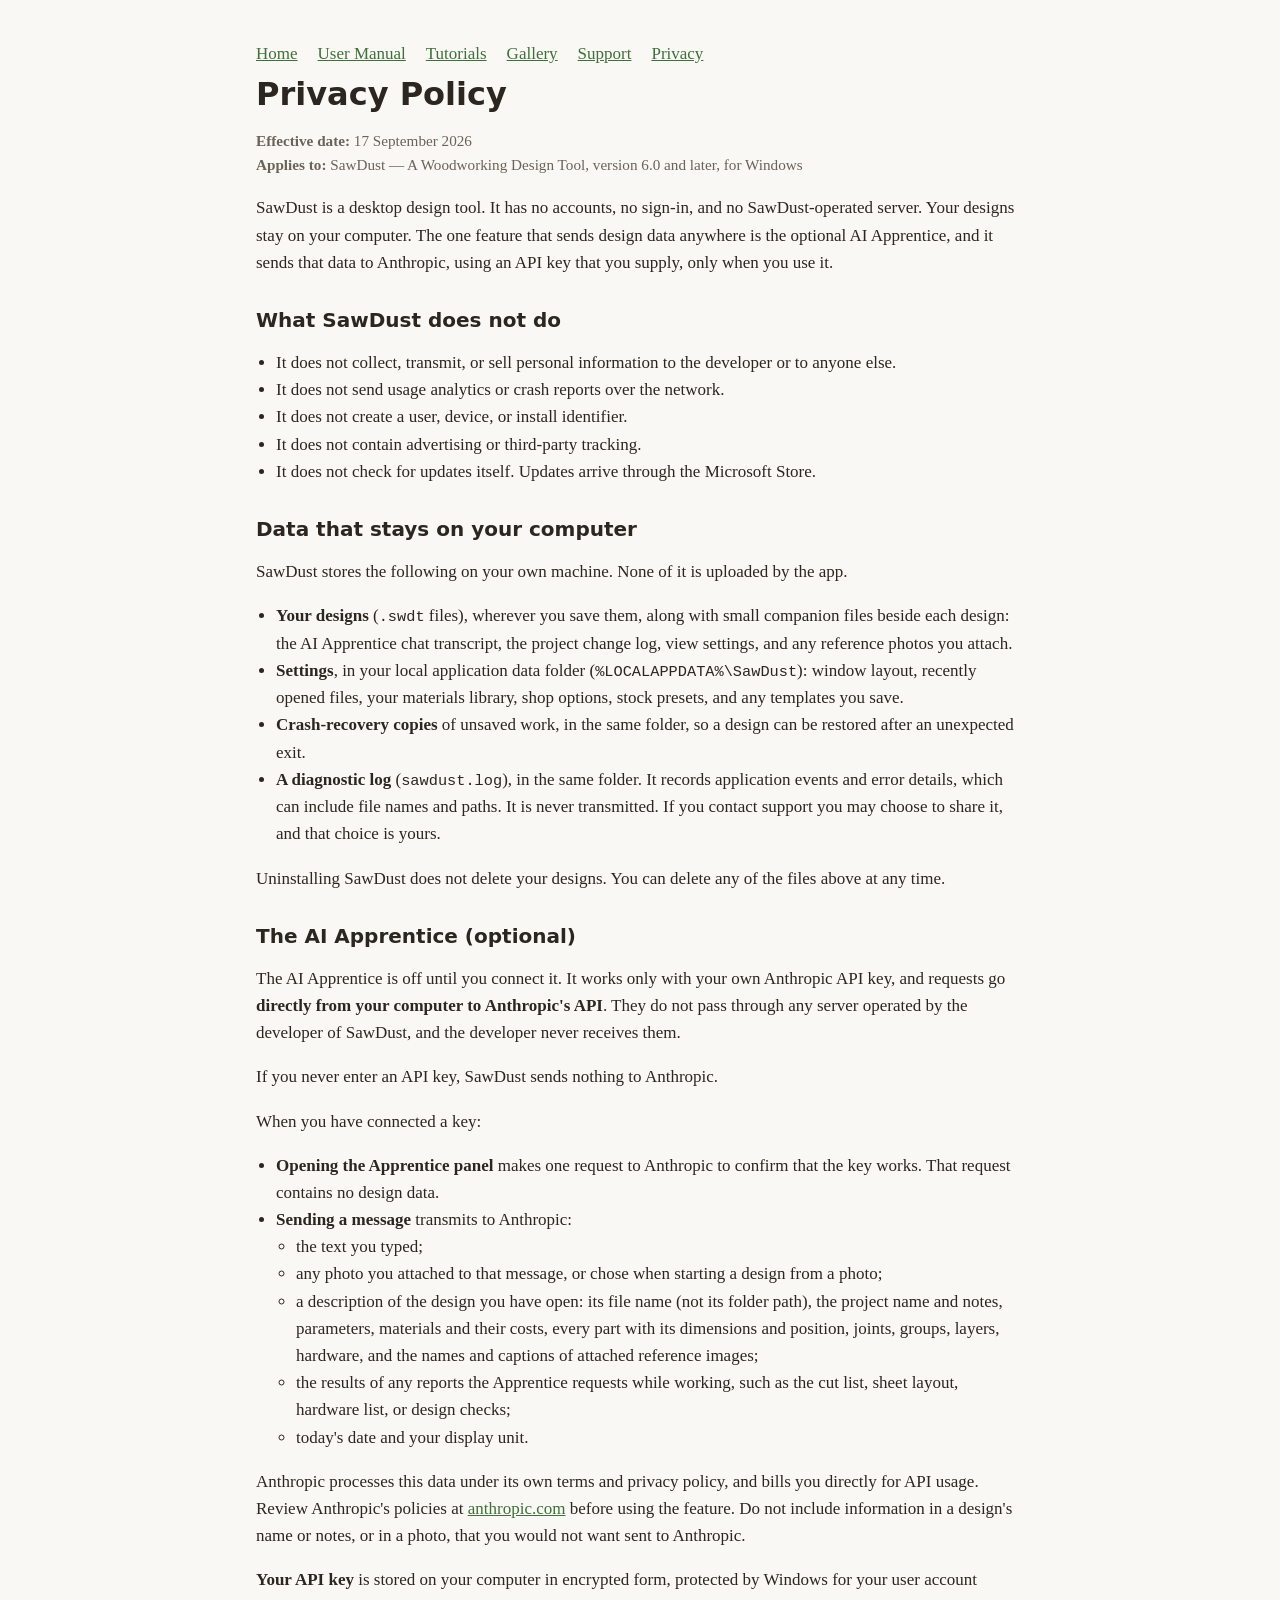
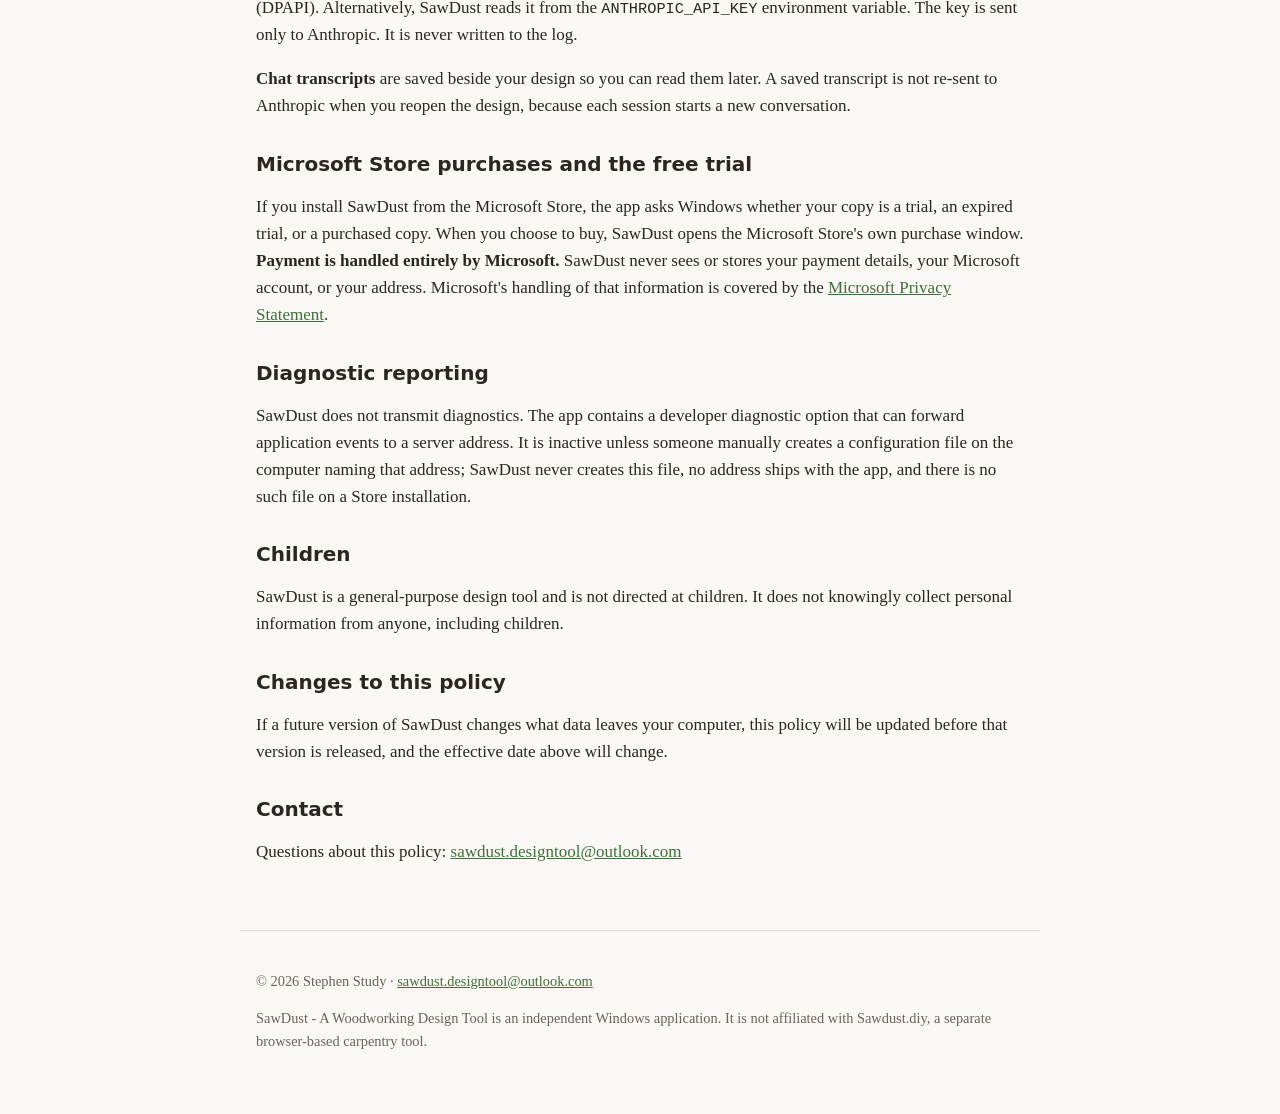
<file: privacy.html>
<!DOCTYPE html>
<html lang="en">
<head>
<meta charset="utf-8">
<meta name="viewport" content="width=device-width, initial-scale=1">
<title>SawDust — Privacy Policy</title>
<meta name="description" content="What SawDust stores on your computer, what the optional AI Apprentice sends to Anthropic, and what is never collected.">
<link rel="stylesheet" href="style.css">
<link rel="icon" href="assets/icon.svg" type="image/svg+xml">
</head>
<body>
<header>
  <nav><a href="index.html">Home</a><a href="manual.html">User Manual</a><a href="tutorials.html">Tutorials</a><a href="gallery.html">Gallery</a><a href="support.html">Support</a><a href="privacy.html">Privacy</a></nav>
  <h1>Privacy Policy</h1>
  <p class="meta"><strong>Effective date:</strong> 17 September 2026<br>
  <strong>Applies to:</strong> SawDust — A Woodworking Design Tool, version 6.0 and later, for Windows</p>
</header>
<main>
  <p>SawDust is a desktop design tool. It has no accounts, no sign-in, and no SawDust-operated server. Your designs stay on your computer. The one feature that sends design data anywhere is the optional AI Apprentice, and it sends that data to Anthropic, using an API key that you supply, only when you use it.</p>

  <h2>What SawDust does not do</h2>
  <ul>
    <li>It does not collect, transmit, or sell personal information to the developer or to anyone else.</li>
    <li>It does not send usage analytics or crash reports over the network.</li>
    <li>It does not create a user, device, or install identifier.</li>
    <li>It does not contain advertising or third-party tracking.</li>
    <li>It does not check for updates itself. Updates arrive through the Microsoft Store.</li>
  </ul>

  <h2>Data that stays on your computer</h2>
  <p>SawDust stores the following on your own machine. None of it is uploaded by the app.</p>
  <ul>
    <li><strong>Your designs</strong> (<code>.swdt</code> files), wherever you save them, along with small companion files beside each design: the AI Apprentice chat transcript, the project change log, view settings, and any reference photos you attach.</li>
    <li><strong>Settings</strong>, in your local application data folder (<code>%LOCALAPPDATA%\SawDust</code>): window layout, recently opened files, your materials library, shop options, stock presets, and any templates you save.</li>
    <li><strong>Crash-recovery copies</strong> of unsaved work, in the same folder, so a design can be restored after an unexpected exit.</li>
    <li><strong>A diagnostic log</strong> (<code>sawdust.log</code>), in the same folder. It records application events and error details, which can include file names and paths. It is never transmitted. If you contact support you may choose to share it, and that choice is yours.</li>
  </ul>
  <p>Uninstalling SawDust does not delete your designs. You can delete any of the files above at any time.</p>

  <h2>The AI Apprentice (optional)</h2>
  <p>The AI Apprentice is off until you connect it. It works only with your own Anthropic API key, and requests go <strong>directly from your computer to Anthropic's API</strong>. They do not pass through any server operated by the developer of SawDust, and the developer never receives them.</p>
  <p>If you never enter an API key, SawDust sends nothing to Anthropic.</p>
  <p>When you have connected a key:</p>
  <ul>
    <li><strong>Opening the Apprentice panel</strong> makes one request to Anthropic to confirm that the key works. That request contains no design data.</li>
    <li><strong>Sending a message</strong> transmits to Anthropic:
      <ul>
        <li>the text you typed;</li>
        <li>any photo you attached to that message, or chose when starting a design from a photo;</li>
        <li>a description of the design you have open: its file name (not its folder path), the project name and notes, parameters, materials and their costs, every part with its dimensions and position, joints, groups, layers, hardware, and the names and captions of attached reference images;</li>
        <li>the results of any reports the Apprentice requests while working, such as the cut list, sheet layout, hardware list, or design checks;</li>
        <li>today's date and your display unit.</li>
      </ul>
    </li>
  </ul>
  <p>Anthropic processes this data under its own terms and privacy policy, and bills you directly for API usage. Review Anthropic's policies at <a href="https://www.anthropic.com">anthropic.com</a> before using the feature. Do not include information in a design's name or notes, or in a photo, that you would not want sent to Anthropic.</p>
  <p><strong>Your API key</strong> is stored on your computer in encrypted form, protected by Windows for your user account (DPAPI). Alternatively, SawDust reads it from the <code>ANTHROPIC_API_KEY</code> environment variable. The key is sent only to Anthropic. It is never written to the log.</p>
  <p><strong>Chat transcripts</strong> are saved beside your design so you can read them later. A saved transcript is not re-sent to Anthropic when you reopen the design, because each session starts a new conversation.</p>

  <h2>Microsoft Store purchases and the free trial</h2>
  <p>If you install SawDust from the Microsoft Store, the app asks Windows whether your copy is a trial, an expired trial, or a purchased copy. When you choose to buy, SawDust opens the Microsoft Store's own purchase window. <strong>Payment is handled entirely by Microsoft.</strong> SawDust never sees or stores your payment details, your Microsoft account, or your address. Microsoft's handling of that information is covered by the <a href="https://privacy.microsoft.com/privacystatement">Microsoft Privacy Statement</a>.</p>

  <h2>Diagnostic reporting</h2>
  <p>SawDust does not transmit diagnostics. The app contains a developer diagnostic option that can forward application events to a server address. It is inactive unless someone manually creates a configuration file on the computer naming that address; SawDust never creates this file, no address ships with the app, and there is no such file on a Store installation.</p>

  <h2>Children</h2>
  <p>SawDust is a general-purpose design tool and is not directed at children. It does not knowingly collect personal information from anyone, including children.</p>

  <h2>Changes to this policy</h2>
  <p>If a future version of SawDust changes what data leaves your computer, this policy will be updated before that version is released, and the effective date above will change.</p>

  <h2>Contact</h2>
  <p>Questions about this policy: <a href="mailto:sawdust.designtool@outlook.com">sawdust.designtool@outlook.com</a></p>
</main>
<footer>
  <p>&copy; 2026 Stephen Study &middot; <a href="mailto:sawdust.designtool@outlook.com">sawdust.designtool@outlook.com</a></p>
  <p>SawDust - A Woodworking Design Tool is an independent Windows application. It is not affiliated with Sawdust.diy, a separate browser-based carpentry tool.</p>
</footer>
</body>
</html>
</file>
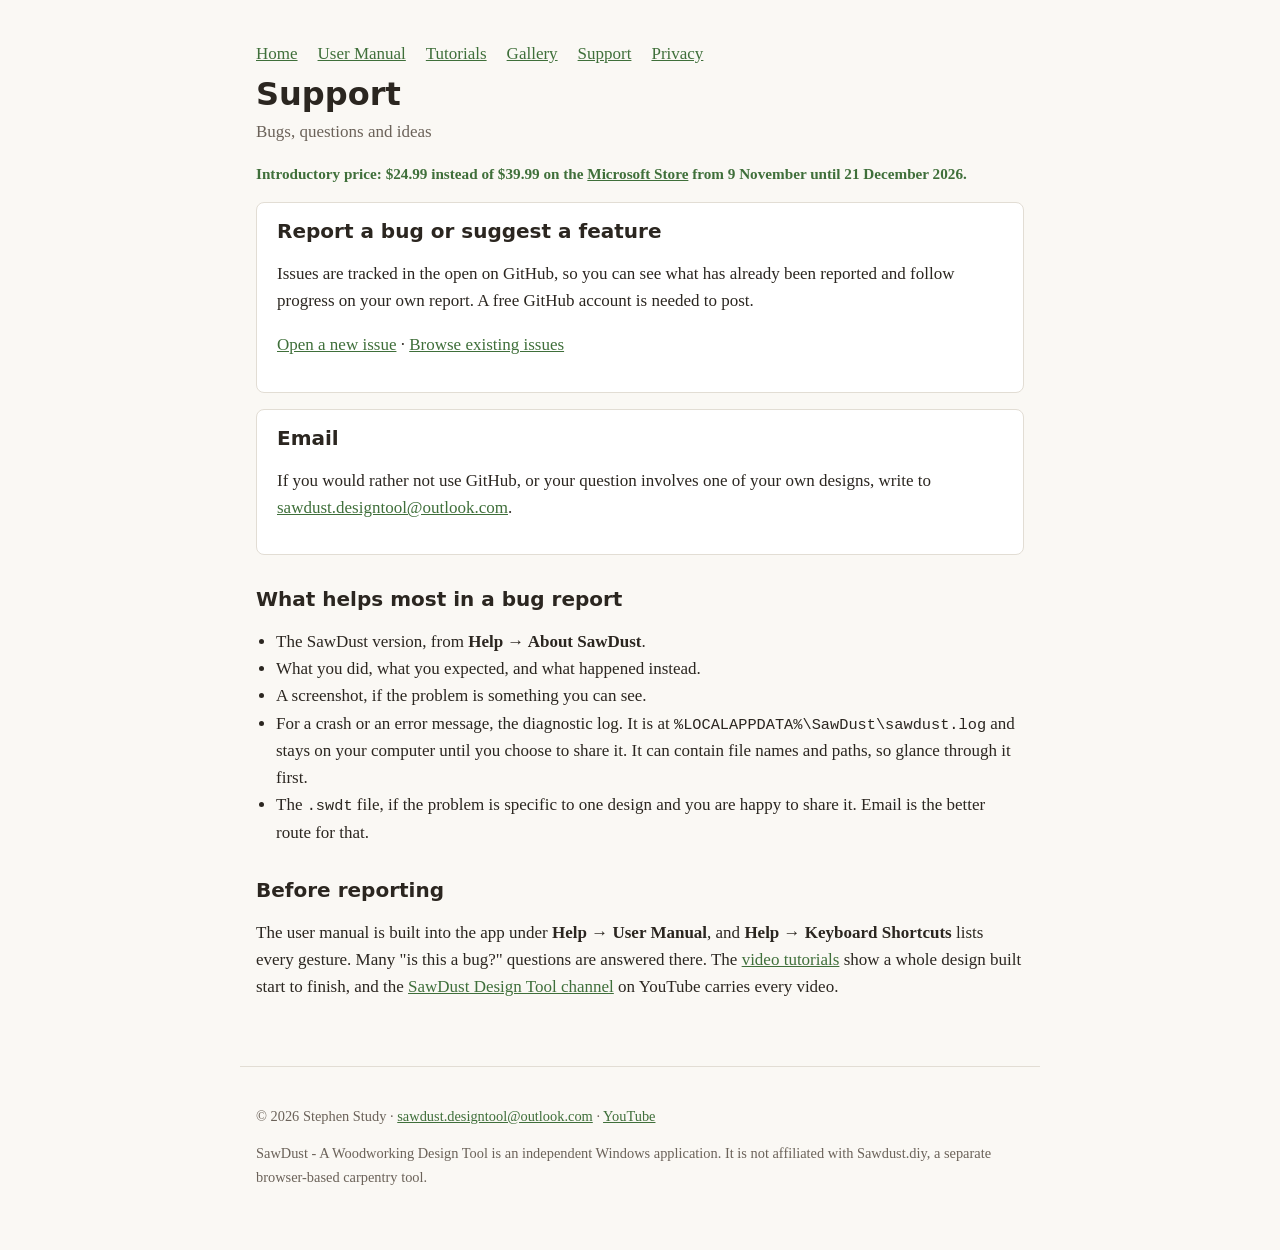
<file: support.html>
<!DOCTYPE html>
<html lang="en">
<head>
<meta charset="utf-8">
<meta name="viewport" content="width=device-width, initial-scale=1">
<title>SawDust — Support</title>
<meta name="description" content="How to report a bug, ask a question or suggest a feature for SawDust.">
<link rel="stylesheet" href="style.css">
<link rel="icon" href="assets/icon.svg" type="image/svg+xml">
</head>
<body>
<header>
  <nav><a href="index.html">Home</a><a href="manual.html">User Manual</a><a href="tutorials.html">Tutorials</a><a href="gallery.html">Gallery</a><a href="support.html">Support</a><a href="privacy.html">Privacy</a></nav>
  <h1>Support</h1>
  <p class="tagline">Bugs, questions and ideas</p>
  <p class="sale">Introductory price: $24.99 instead of $39.99 on the <a href="https://apps.microsoft.com/detail/9PBK1LRK9DVN">Microsoft Store</a> from 9 November until 21 December 2026.</p>
</header>
<main>
  <div class="card">
    <h2>Report a bug or suggest a feature</h2>
    <p>Issues are tracked in the open on GitHub, so you can see what has already been reported and follow progress on your own report. A free GitHub account is needed to post.</p>
    <p><a href="https://github.com/sstudy/sawdust-designtool/issues/new/choose">Open a new issue</a> &middot; <a href="https://github.com/sstudy/sawdust-designtool/issues">Browse existing issues</a></p>
  </div>

  <div class="card">
    <h2>Email</h2>
    <p>If you would rather not use GitHub, or your question involves one of your own designs, write to <a href="mailto:sawdust.designtool@outlook.com">sawdust.designtool@outlook.com</a>.</p>
  </div>

  <h2>What helps most in a bug report</h2>
  <ul>
    <li>The SawDust version, from <strong>Help &rarr; About SawDust</strong>.</li>
    <li>What you did, what you expected, and what happened instead.</li>
    <li>A screenshot, if the problem is something you can see.</li>
    <li>For a crash or an error message, the diagnostic log. It is at <code>%LOCALAPPDATA%\SawDust\sawdust.log</code> and stays on your computer until you choose to share it. It can contain file names and paths, so glance through it first.</li>
    <li>The <code>.swdt</code> file, if the problem is specific to one design and you are happy to share it. Email is the better route for that.</li>
  </ul>

  <h2>Before reporting</h2>
  <p>The user manual is built into the app under <strong>Help &rarr; User Manual</strong>, and <strong>Help &rarr; Keyboard Shortcuts</strong> lists every gesture. Many "is this a bug?" questions are answered there. The <a href="tutorials.html">video tutorials</a> show a whole design built start to finish, and the <a href="https://www.youtube.com/@SawDustDesignTool">SawDust Design Tool channel</a> on YouTube carries every video.</p>
</main>
<footer>
  <p>&copy; 2026 Stephen Study &middot; <a href="mailto:sawdust.designtool@outlook.com">sawdust.designtool@outlook.com</a> &middot; <a href="https://www.youtube.com/@SawDustDesignTool">YouTube</a></p>
  <p>SawDust - A Woodworking Design Tool is an independent Windows application. It is not affiliated with Sawdust.diy, a separate browser-based carpentry tool.</p>
</footer>
</body>
</html>
</file>
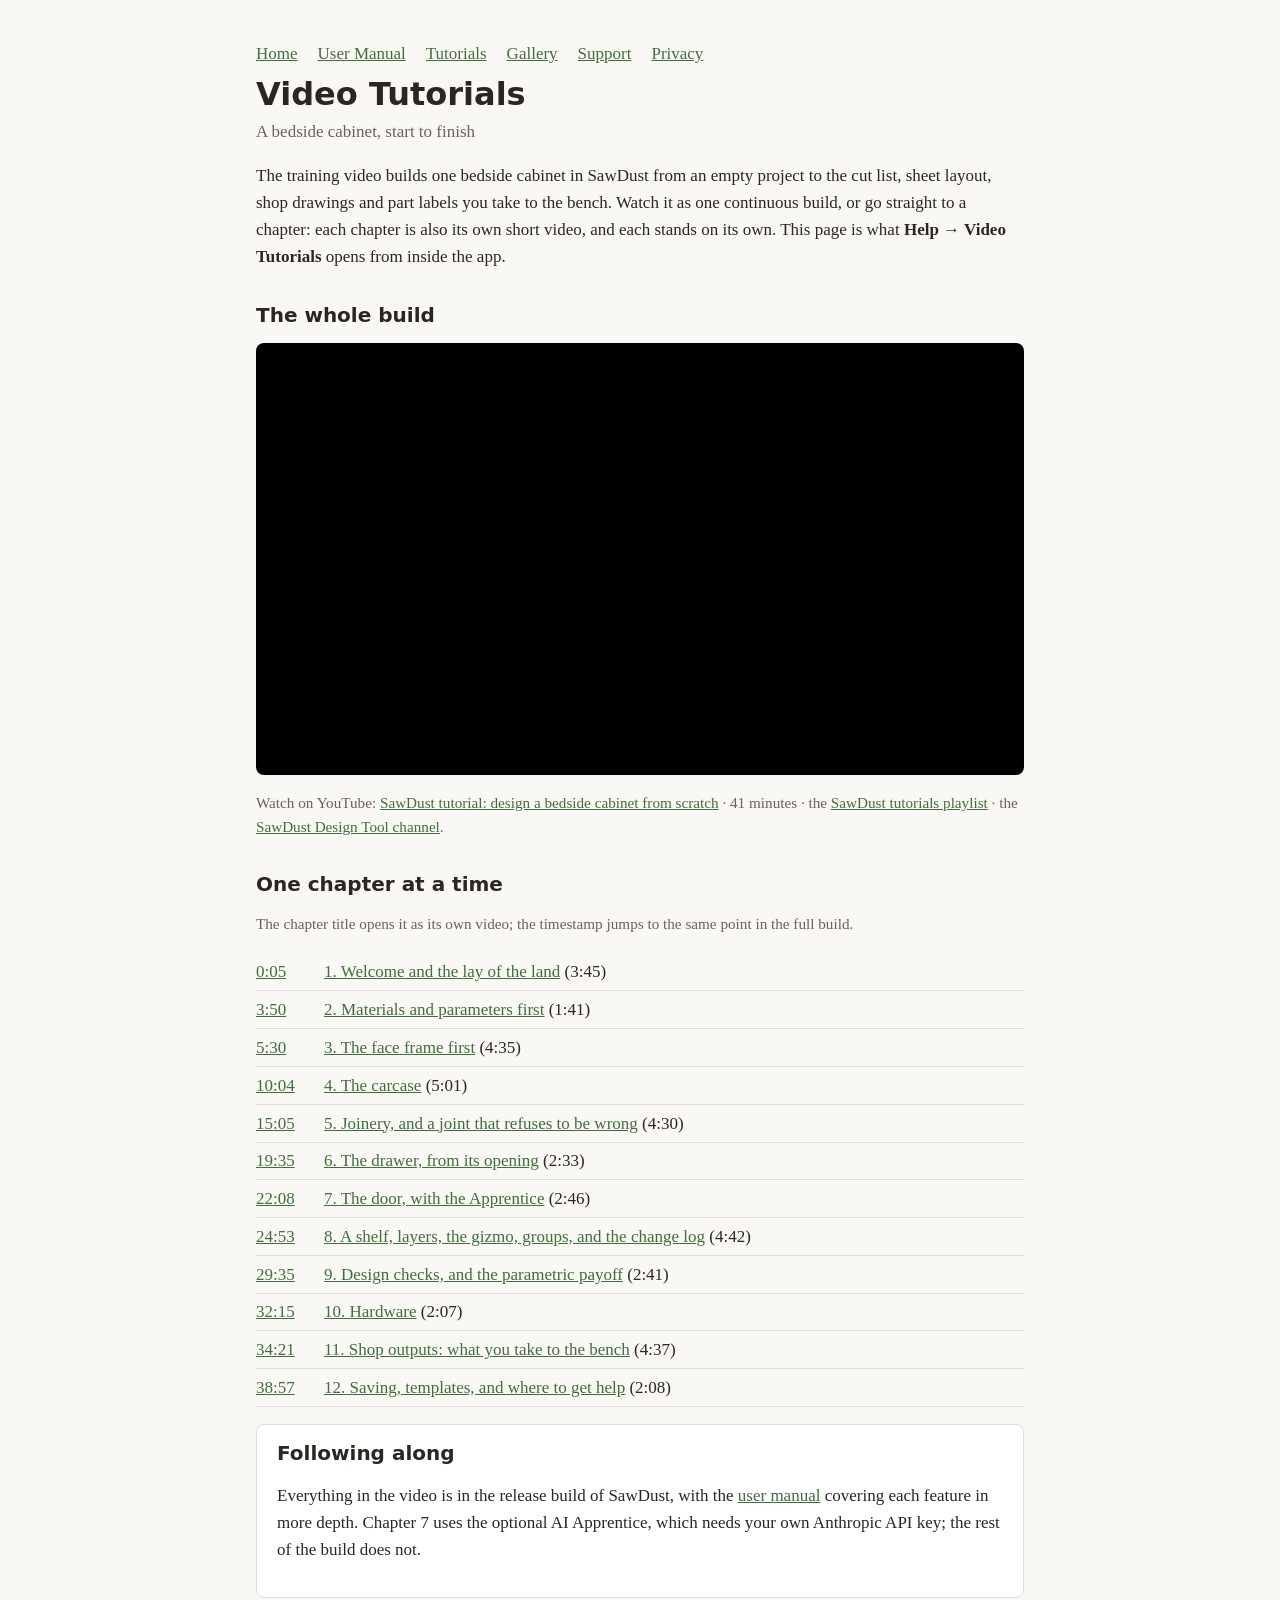
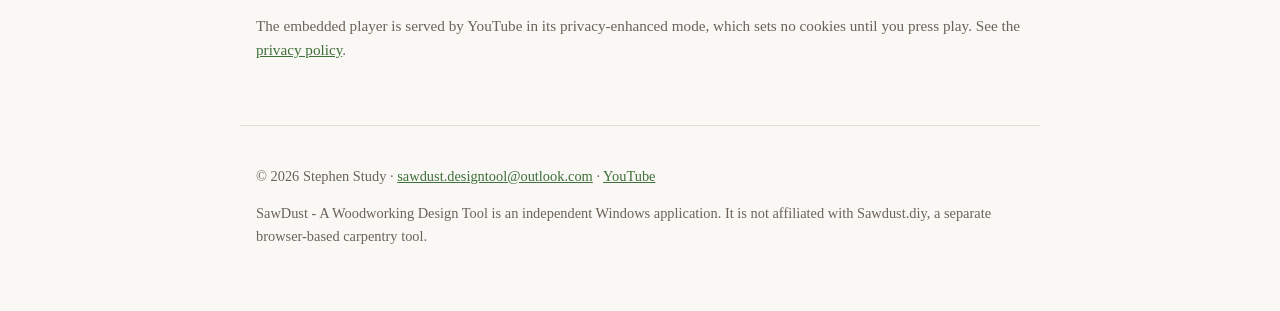
<file: tutorials.html>
<!DOCTYPE html>
<html lang="en">
<head>
<meta charset="utf-8">
<meta name="viewport" content="width=device-width, initial-scale=1">
<title>SawDust — Video Tutorials</title>
<meta name="description" content="Training videos for SawDust: one continuous build of a bedside cabinet, from an empty project to the cut list, shop drawings and part labels, in twelve chapters.">
<link rel="stylesheet" href="style.css">
<link rel="icon" href="assets/icon.svg" type="image/svg+xml">
<style>
  .video { position: relative; width: 100%; aspect-ratio: 16 / 9; margin: 1rem 0; background: #000; border-radius: 8px; overflow: hidden; }
  .video iframe { position: absolute; inset: 0; width: 100%; height: 100%; border: 0; }
  .chapters { list-style: none; padding-left: 0; }
  .chapters li { display: flex; gap: 0.75rem; padding: 0.3rem 0; border-bottom: 1px solid var(--rule); }
  .chapters .t { flex: 0 0 3.5rem; font-variant-numeric: tabular-nums; color: var(--muted); }
</style>
</head>
<body>
<header>
  <nav><a href="index.html">Home</a><a href="manual.html">User Manual</a><a href="tutorials.html">Tutorials</a><a href="gallery.html">Gallery</a><a href="support.html">Support</a><a href="privacy.html">Privacy</a></nav>
  <h1>Video Tutorials</h1>
  <p class="tagline">A bedside cabinet, start to finish</p>
</header>
<main>
  <p>The training video builds one bedside cabinet in SawDust from an empty project to the cut list, sheet layout, shop drawings and part labels you take to the bench. Watch it as one continuous build, or go straight to a chapter: each chapter is also its own short video, and each stands on its own. This page is what <strong>Help &rarr; Video Tutorials</strong> opens from inside the app.</p>

  <h2>The whole build</h2>
  <div class="video">
    <iframe src="https://www.youtube-nocookie.com/embed/JTjeShynbxM" title="SawDust tutorial: design a bedside cabinet from scratch" allow="accelerometer; clipboard-write; encrypted-media; gyroscope; picture-in-picture; web-share" allowfullscreen loading="lazy"></iframe>
  </div>
  <p class="meta">Watch on YouTube: <a href="https://youtu.be/JTjeShynbxM">SawDust tutorial: design a bedside cabinet from scratch</a> &middot; 41 minutes &middot; the <a href="https://www.youtube.com/playlist?list=PLDuOWFQvcDHU">SawDust tutorials playlist</a> &middot; the <a href="https://www.youtube.com/@SawDustDesignTool">SawDust Design Tool channel</a>.</p>

  <h2>One chapter at a time</h2>
  <p class="meta">The chapter title opens it as its own video; the timestamp jumps to the same point in the full build.</p>
  <ol class="chapters">
    <li><span class="t"><a href="https://youtu.be/JTjeShynbxM?t=5">0:05</a></span><span><a href="https://youtu.be/I6VzIcdhO5s">1. Welcome and the lay of the land</a> (3:45)</span></li>
    <li><span class="t"><a href="https://youtu.be/JTjeShynbxM?t=230">3:50</a></span><span><a href="https://youtu.be/ljlqYemz-ZI">2. Materials and parameters first</a> (1:41)</span></li>
    <li><span class="t"><a href="https://youtu.be/JTjeShynbxM?t=330">5:30</a></span><span><a href="https://youtu.be/7rAdtTtAk7E">3. The face frame first</a> (4:35)</span></li>
    <li><span class="t"><a href="https://youtu.be/JTjeShynbxM?t=604">10:04</a></span><span><a href="https://youtu.be/tPSGn6o4Gnc">4. The carcase</a> (5:01)</span></li>
    <li><span class="t"><a href="https://youtu.be/JTjeShynbxM?t=905">15:05</a></span><span><a href="https://youtu.be/M0_cXYIUzGU">5. Joinery, and a joint that refuses to be wrong</a> (4:30)</span></li>
    <li><span class="t"><a href="https://youtu.be/JTjeShynbxM?t=1175">19:35</a></span><span><a href="https://youtu.be/QGMQ1zfxHn8">6. The drawer, from its opening</a> (2:33)</span></li>
    <li><span class="t"><a href="https://youtu.be/JTjeShynbxM?t=1328">22:08</a></span><span><a href="https://youtu.be/HpRvqF6kvgI">7. The door, with the Apprentice</a> (2:46)</span></li>
    <li><span class="t"><a href="https://youtu.be/JTjeShynbxM?t=1493">24:53</a></span><span><a href="https://youtu.be/kHgiZmwiPPo">8. A shelf, layers, the gizmo, groups, and the change log</a> (4:42)</span></li>
    <li><span class="t"><a href="https://youtu.be/JTjeShynbxM?t=1775">29:35</a></span><span><a href="https://youtu.be/ddhcECsqf2c">9. Design checks, and the parametric payoff</a> (2:41)</span></li>
    <li><span class="t"><a href="https://youtu.be/JTjeShynbxM?t=1935">32:15</a></span><span><a href="https://youtu.be/HFBJ3XlOgls">10. Hardware</a> (2:07)</span></li>
    <li><span class="t"><a href="https://youtu.be/JTjeShynbxM?t=2061">34:21</a></span><span><a href="https://youtu.be/Es-MB0Xq1xQ">11. Shop outputs: what you take to the bench</a> (4:37)</span></li>
    <li><span class="t"><a href="https://youtu.be/JTjeShynbxM?t=2337">38:57</a></span><span><a href="https://youtu.be/XbE1aPpG980">12. Saving, templates, and where to get help</a> (2:08)</span></li>
  </ol>

  <div class="card">
    <h2>Following along</h2>
    <p>Everything in the video is in the release build of SawDust, with the <a href="manual.html">user manual</a> covering each feature in more depth. Chapter 7 uses the optional AI Apprentice, which needs your own Anthropic API key; the rest of the build does not.</p>
  </div>

  <p class="meta">The embedded player is served by YouTube in its privacy-enhanced mode, which sets no cookies until you press play. See the <a href="privacy.html">privacy policy</a>.</p>
</main>
<footer>
  <p>&copy; 2026 Stephen Study &middot; <a href="mailto:sawdust.designtool@outlook.com">sawdust.designtool@outlook.com</a> &middot; <a href="https://www.youtube.com/@SawDustDesignTool">YouTube</a></p>
  <p>SawDust - A Woodworking Design Tool is an independent Windows application. It is not affiliated with Sawdust.diy, a separate browser-based carpentry tool.</p>
</footer>
</body>
</html>
</file>
<file: style.css>
:root {
  --bg: #faf8f4;
  --text: #2b2620;
  --muted: #6b6259;
  --accent: #3f6f3a;
  --rule: #e2ddd4;
  --card: #ffffff;
}
@media (prefers-color-scheme: dark) {
  :root {
    --bg: #1d1a17;
    --text: #ece7df;
    --muted: #a59d92;
    --accent: #8fc286;
    --rule: #3a342e;
    --card: #26221e;
  }
}
* { box-sizing: border-box; }
body {
  margin: 0;
  background: var(--bg);
  color: var(--text);
  font: 17px/1.6 Georgia, "Times New Roman", serif;
}
header, main, footer {
  max-width: 50rem;
  margin: 0 auto;
  padding: 0 16px;
}
header { padding-top: 2.5rem; }
header nav { display: flex; flex-wrap: wrap; gap: 0.3rem 1.25rem; }
h1, h2 { font-family: "Segoe UI", system-ui, sans-serif; line-height: 1.2; }
h1 { font-size: 2rem; margin: 0.5rem 0 0.25rem; }
h2 { font-size: 1.25rem; margin-top: 2rem; }
.tagline { color: var(--muted); margin-top: 0; }
a { color: var(--accent); }
main { padding-bottom: 3rem; }
.card {
  background: var(--card);
  border: 1px solid var(--rule);
  border-radius: 8px;
  padding: 1rem 1.25rem;
  margin: 1rem 0;
}
.card h2 { margin-top: 0; }
ul { padding-left: 1.25rem; }
code { font-size: 0.9em; }
footer {
  border-top: 1px solid var(--rule);
  padding: 1.5rem 16px 3rem;
  color: var(--muted);
  font-size: 0.9rem;
}
.meta { color: var(--muted); font-size: 0.95rem; }
.sale { color: var(--accent); font-weight: 600; font-size: 0.95rem; margin: 0.25rem 0 0; }

/* home page */
.hero { display: flex; gap: 1.5rem; align-items: flex-start; margin-top: 1.5rem; }
.hero-icon { flex: 0 0 112px; width: 112px; height: 112px; border-radius: 22px; }
.wordmark { font-family: Rockwell, "Roboto Slab", Georgia, serif; font-size: 3rem; margin: 0; letter-spacing: 0.01em; }
.wordmark span { color: #c97732; }
.motto { margin: 0.1rem 0 0.75rem; font-family: "Segoe UI", system-ui, sans-serif; font-size: 0.85rem; letter-spacing: 0.25em; text-transform: uppercase; color: var(--muted); }
.hero .tagline { margin: 0 0 1rem; color: var(--text); }
.actions { margin: 0 0 0.5rem; display: flex; flex-wrap: wrap; gap: 0.6rem; }
.btn { display: inline-block; padding: 0.55rem 1.1rem; border-radius: 999px; background: var(--accent); color: #fff; text-decoration: none; font-family: "Segoe UI", system-ui, sans-serif; font-weight: 600; }
.btn:hover { filter: brightness(1.08); }
.btn-quiet { background: transparent; color: var(--accent); border: 1.5px solid var(--accent); }
@media (max-width: 560px) { .hero { flex-direction: column; } .hero-icon { width: 80px; height: 80px; flex-basis: 80px; } .wordmark { font-size: 2.4rem; } }
.shot { margin: 2rem 0 0; }
.shot img { display: block; width: 100%; height: auto; border-radius: 10px; border: 1px solid var(--rule); box-shadow: 0 12px 32px rgba(0,0,0,0.16); }
.shot figcaption { color: var(--muted); font-size: 0.95rem; margin-top: 0.6rem; }
.features { list-style: none; padding: 0; margin: 0.5rem 0 0; display: grid; grid-template-columns: repeat(auto-fit, minmax(14rem, 1fr)); gap: 0.9rem; }
.features li { background: var(--card); border: 1px solid var(--rule); border-left: 4px solid #c97732; border-radius: 8px; padding: 0.8rem 1rem; font-size: 0.97rem; }
.features strong { display: block; font-family: "Segoe UI", system-ui, sans-serif; margin-bottom: 0.2rem; }
.video { position: relative; width: 100%; aspect-ratio: 16 / 9; margin: 1rem 0 0.5rem; background: #000; border-radius: 10px; overflow: hidden; }
.video iframe { position: absolute; inset: 0; width: 100%; height: 100%; border: 0; }
.cards { display: grid; grid-template-columns: repeat(auto-fit, minmax(17rem, 1fr)); gap: 1rem; margin-top: 2rem; }
.cards .card { margin: 0; }
</file>
